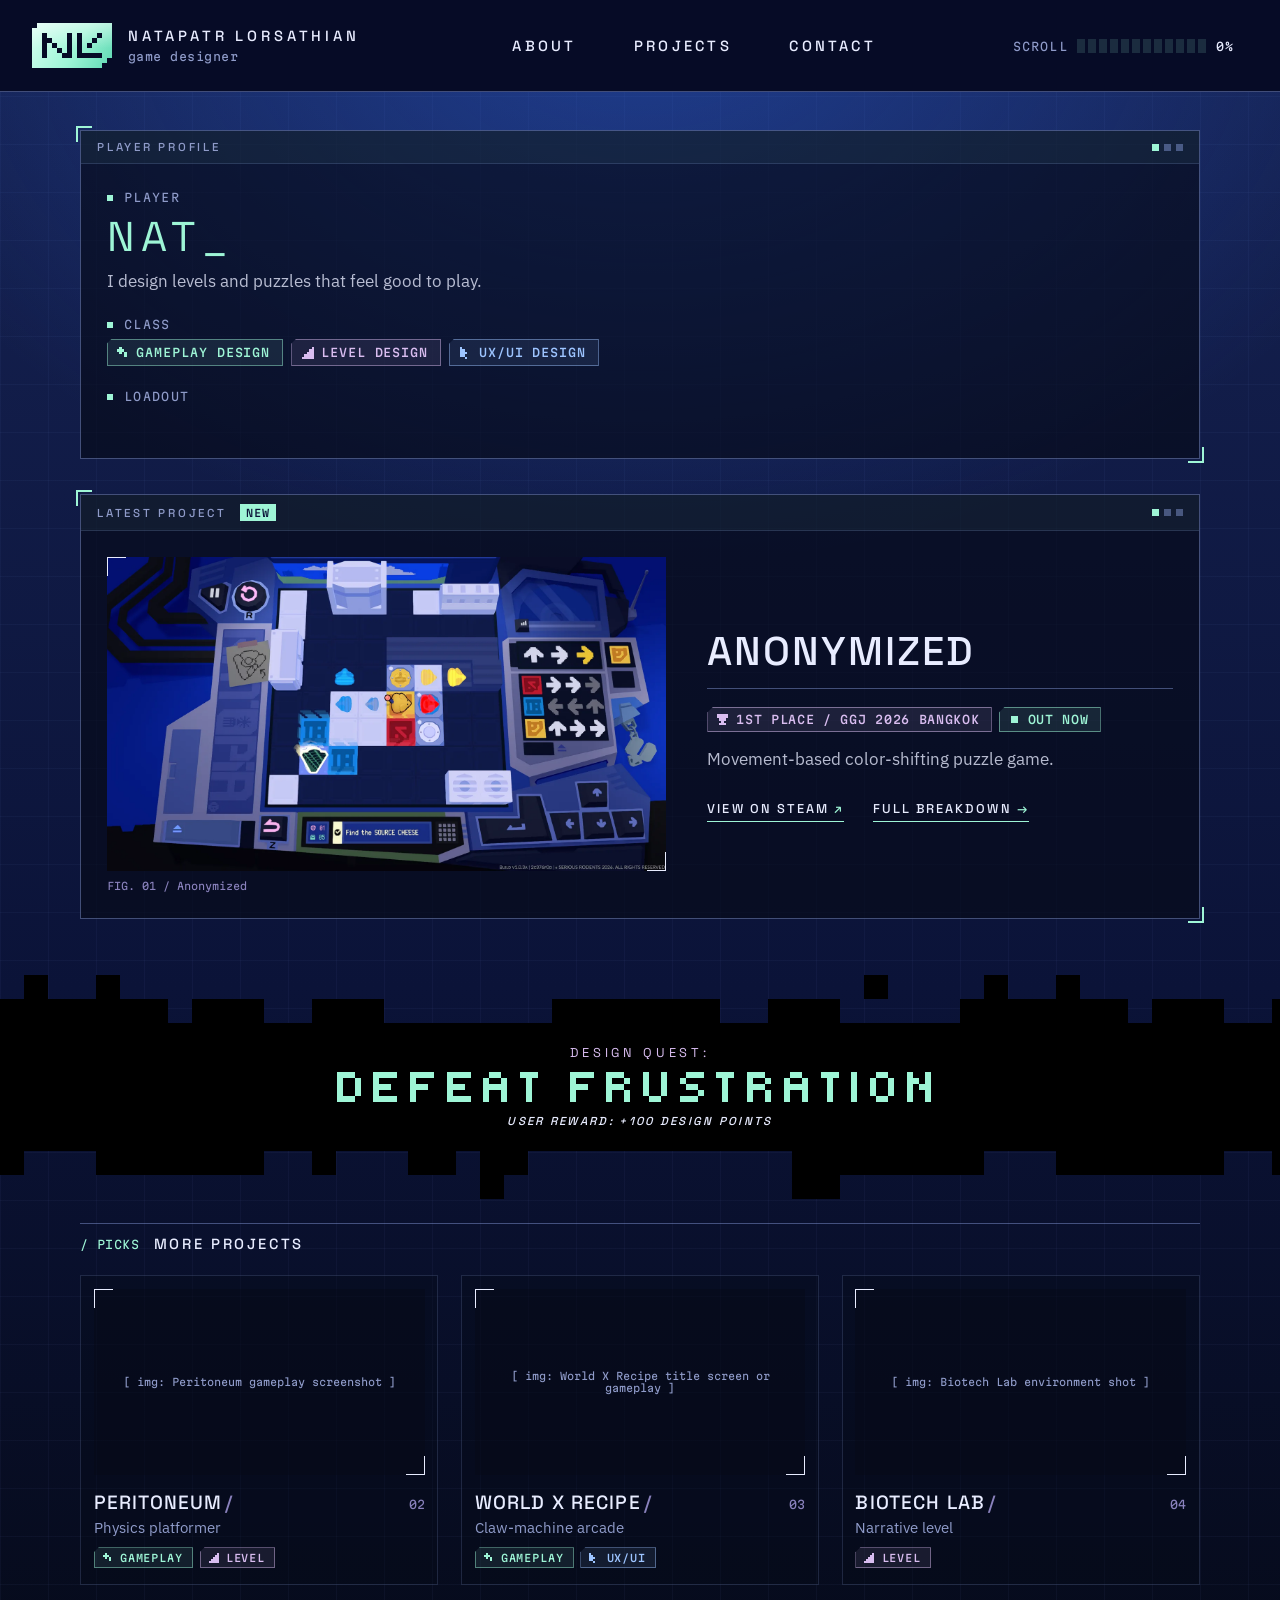
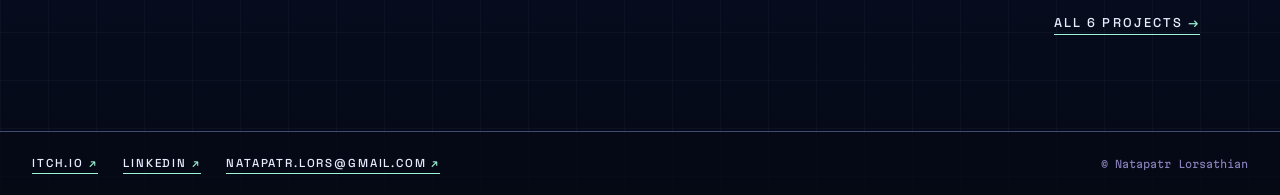
<file: index.html>
<!DOCTYPE html>
<html lang="en">
<head>
<meta charset="utf-8">
<meta name="viewport" content="width=device-width, initial-scale=1">
<title>Natapatr Lorsathian | Game Designer</title>
<meta name="description" content="Natapatr (Nat) Lorsathian - gameplay, level and UX/UI designer. Puzzle, platformer and level design work in Unity, Unreal and UEFN.">
<link rel="canonical" href="https://natapatrl.github.io/portfolio/">
<meta property="og:title" content="Natapatr Lorsathian | Game Designer">
<meta property="og:description" content="Natapatr (Nat) Lorsathian - gameplay, level and UX/UI designer. Puzzle, platformer and level design work in Unity, Unreal and UEFN.">
<meta property="og:type" content="website">
<meta property="og:url" content="https://natapatrl.github.io/portfolio/">
<link rel="icon" href="assets/favicon.svg" type="image/svg+xml">
<link rel="preconnect" href="https://fonts.googleapis.com">
<link rel="preconnect" href="https://fonts.gstatic.com" crossorigin>
<link rel="stylesheet" href="https://fonts.googleapis.com/css2?family=Space+Grotesk:wght@300..700&family=IBM+Plex+Sans:wght@400;500&family=Martian+Mono:wdth,wght@75..112.5,300..500&family=Tiny5&display=swap">
<link rel="stylesheet" href="assets/style.css">
<script>document.documentElement.classList.add("js")</script>
</head>
<body>
<a class="skip" href="#main">Skip to content</a>
<header class="site-header">
  <a class="brand" href="./" aria-label="Natapatr Lorsathian, home">
    <img class="brand-mark" src="assets/logo.svg" alt="" width="80" height="45">
    <span class="brand-text"><span class="brand-name">NATAPATR LORSATHIAN</span><span class="brand-role">game designer</span></span>
  </a>
  <nav class="site-nav" aria-label="Main"><a href="about/">ABOUT</a><a href="projects/">PROJECTS</a><a href="contact/">CONTACT</a></nav>
  <div class="read" aria-hidden="true"><span class="read-label">SCROLL</span><span class="read-cells"></span><span class="read-pct">0%</span></div>
</header>
<main id="main">

<section class="hero wrap">
  <div class="window " data-console><div class="window-bar"><span class="window-title">PLAYER PROFILE</span><span class="window-lights" aria-hidden="true"><i></i><i></i><i></i></span></div><div class="window-body">
      <p class="hud-label" aria-hidden="true"><span class="hud-text">PLAYER</span></p>
      <h1 class="hero-intro out">NAT<span class="sr-only">, game designer</span><span class="cursor" aria-hidden="true">_</span></h1>
      <p class="hero-bio out">I design levels and puzzles that feel good to play.</p>
      <p class="hud-label" aria-hidden="true"><span class="hud-text">CLASS</span></p>
      <div class="out class-chips"><ul class="chips" aria-label="Disciplines"><li><a class="chip chip-link t-gameplay" href="projects/#gameplay" aria-label="Gameplay Design projects"><svg viewBox="0 0 5 5" aria-hidden="true" shape-rendering="crispEdges"><rect x="1" y="0" width="1" height="1"/><rect x="0" y="1" width="1" height="1"/><rect x="1" y="1" width="1" height="1"/><rect x="2" y="1" width="1" height="1"/><rect x="1" y="2" width="1" height="1"/><rect x="3" y="2" width="1" height="1"/><rect x="3" y="3" width="1" height="1"/></svg>Gameplay Design</a></li><li><a class="chip chip-link t-level" href="projects/#level" aria-label="Level Design projects"><svg viewBox="0 0 5 5" aria-hidden="true" shape-rendering="crispEdges"><rect x="4" y="0" width="1" height="1"/><rect x="3" y="1" width="1" height="1"/><rect x="4" y="1" width="1" height="1"/><rect x="2" y="2" width="1" height="1"/><rect x="3" y="2" width="1" height="1"/><rect x="4" y="2" width="1" height="1"/><rect x="1" y="3" width="1" height="1"/><rect x="2" y="3" width="1" height="1"/><rect x="3" y="3" width="1" height="1"/><rect x="4" y="3" width="1" height="1"/><rect x="0" y="4" width="1" height="1"/><rect x="1" y="4" width="1" height="1"/><rect x="2" y="4" width="1" height="1"/><rect x="3" y="4" width="1" height="1"/><rect x="4" y="4" width="1" height="1"/></svg>Level Design</a></li><li><a class="chip chip-link t-ux" href="projects/#ux" aria-label="UX/UI Design projects"><svg viewBox="0 0 5 5" aria-hidden="true" shape-rendering="crispEdges"><rect x="0" y="0" width="1" height="1"/><rect x="0" y="1" width="1" height="1"/><rect x="1" y="1" width="1" height="1"/><rect x="0" y="2" width="1" height="1"/><rect x="1" y="2" width="1" height="1"/><rect x="2" y="2" width="1" height="1"/><rect x="0" y="3" width="1" height="1"/><rect x="1" y="3" width="1" height="1"/><rect x="2" y="4" width="1" height="1"/></svg>UX/UI Design</a></li></ul></div>
      <p class="hud-label" aria-hidden="true"><span class="hud-text">LOADOUT</span></p>
      <ul class="chips tools out" aria-label="Tools I work in"><li class="chip t-tool">Unity</li><li class="chip t-tool">Unreal</li><li class="chip t-tool">Figma</li></ul>
    </div></div>
</section>

<a class="scroll-cue" href="#quest" tabindex="-1" aria-hidden="true"><span>SCROLL</span><svg viewBox="0 0 5 3" shape-rendering="crispEdges"><rect x="0" y="0" width="1" height="1"/><rect x="4" y="0" width="1" height="1"/><rect x="1" y="1" width="1" height="1"/><rect x="3" y="1" width="1" height="1"/><rect x="2" y="2" width="1" height="1"/></svg></a>

<section class="wrap featured" id="latest" aria-label="Latest project">
  <div class="window "><div class="window-bar"><span class="window-title">LATEST PROJECT<span class="window-tag">NEW</span></span><span class="window-lights" aria-hidden="true"><i></i><i></i><i></i></span></div><div class="window-body">
    <div class="featured-grid">
      <a class="featured-media" href="projects/anonymized/" tabindex="-1" aria-hidden="true"><figure class="frame"><div class="ph has-media"><img src="assets/img/anonymized/trailer-poster.webp" alt="" width="1600" height="900" decoding="async"></div><figcaption>FIG. 01 / Anonymized</figcaption></figure></a>
      <div class="featured-body">
        <header class="doc-head featured-head"><h2 class="doc-title">Anonymized</h2></header>
        <div class="badges"><span class="badge b-award"><svg viewBox="0 0 5 5" aria-hidden="true" shape-rendering="crispEdges"><rect x="0" y="0" width="1" height="1"/><rect x="1" y="0" width="1" height="1"/><rect x="2" y="0" width="1" height="1"/><rect x="3" y="0" width="1" height="1"/><rect x="4" y="0" width="1" height="1"/><rect x="0" y="1" width="1" height="1"/><rect x="1" y="1" width="1" height="1"/><rect x="2" y="1" width="1" height="1"/><rect x="3" y="1" width="1" height="1"/><rect x="4" y="1" width="1" height="1"/><rect x="1" y="2" width="1" height="1"/><rect x="2" y="2" width="1" height="1"/><rect x="3" y="2" width="1" height="1"/><rect x="2" y="3" width="1" height="1"/><rect x="1" y="4" width="1" height="1"/><rect x="2" y="4" width="1" height="1"/><rect x="3" y="4" width="1" height="1"/></svg>1st place / GGJ 2026 Bangkok</span><span class="badge b-status"><svg viewBox="0 0 5 5" aria-hidden="true" shape-rendering="crispEdges"><rect x="1" y="1" width="1" height="1"/><rect x="2" y="1" width="1" height="1"/><rect x="3" y="1" width="1" height="1"/><rect x="1" y="2" width="1" height="1"/><rect x="2" y="2" width="1" height="1"/><rect x="3" y="2" width="1" height="1"/><rect x="1" y="3" width="1" height="1"/><rect x="2" y="3" width="1" height="1"/><rect x="3" y="3" width="1" height="1"/></svg>Out now</span></div>
        <p class="feat-tag">Movement-based color-shifting puzzle game.</p>
        <div class="links"><a class="link" href="https://store.steampowered.com/app/4548240/Anonymized/" target="_blank" rel="noopener">View on Steam<span class="sr-only"> (opens in new tab)</span></a><a class="link internal" href="projects/anonymized/">Full breakdown</a></div>
      </div>
    </div>
    </div></div>
</section>

<section class="quest" id="quest" aria-label="Design quest" data-rip>
  <span class="quest-seam" aria-hidden="true"></span>
  <div class="quest-band">
    <p class="quest-label">DESIGN QUEST:</p>
    <p class="quest-title">DEFEAT FRUSTRATION</p>
    <p class="quest-reward">USER REWARD: +100 DESIGN POINTS</p>
  </div>
</section>

<section class="wrap more" aria-labelledby="more-title">
  <h2 class="sec" id="more-title"><span class="sec-no" aria-hidden="true">/ PICKS</span>More projects</h2>
  <div class="cards">
  <a class="card" href="projects/peritoneum/">
    <figure class="frame " aria-hidden="true"><div class="ph" style="aspect-ratio:16/9"><span>[ img: Peritoneum gameplay screenshot ]</span></div></figure>
    <span class="card-head"><span class="m-title">Peritoneum<span class="slash" aria-hidden="true">/</span></span><span class="card-id" aria-hidden="true">02</span></span>
    <span class="m-genre">Physics platformer</span><span class="chips"><span class="chip t-gameplay"><svg viewBox="0 0 5 5" aria-hidden="true" shape-rendering="crispEdges"><rect x="1" y="0" width="1" height="1"/><rect x="0" y="1" width="1" height="1"/><rect x="1" y="1" width="1" height="1"/><rect x="2" y="1" width="1" height="1"/><rect x="1" y="2" width="1" height="1"/><rect x="3" y="2" width="1" height="1"/><rect x="3" y="3" width="1" height="1"/></svg>Gameplay</span><span class="chip t-level"><svg viewBox="0 0 5 5" aria-hidden="true" shape-rendering="crispEdges"><rect x="4" y="0" width="1" height="1"/><rect x="3" y="1" width="1" height="1"/><rect x="4" y="1" width="1" height="1"/><rect x="2" y="2" width="1" height="1"/><rect x="3" y="2" width="1" height="1"/><rect x="4" y="2" width="1" height="1"/><rect x="1" y="3" width="1" height="1"/><rect x="2" y="3" width="1" height="1"/><rect x="3" y="3" width="1" height="1"/><rect x="4" y="3" width="1" height="1"/><rect x="0" y="4" width="1" height="1"/><rect x="1" y="4" width="1" height="1"/><rect x="2" y="4" width="1" height="1"/><rect x="3" y="4" width="1" height="1"/><rect x="4" y="4" width="1" height="1"/></svg>Level</span></span>
  </a>
  <a class="card" href="projects/world-x-recipe/">
    <figure class="frame " aria-hidden="true"><div class="ph" style="aspect-ratio:16/9"><span>[ img: World X Recipe title screen or gameplay ]</span></div></figure>
    <span class="card-head"><span class="m-title">World X Recipe<span class="slash" aria-hidden="true">/</span></span><span class="card-id" aria-hidden="true">03</span></span>
    <span class="m-genre">Claw-machine arcade</span><span class="chips"><span class="chip t-gameplay"><svg viewBox="0 0 5 5" aria-hidden="true" shape-rendering="crispEdges"><rect x="1" y="0" width="1" height="1"/><rect x="0" y="1" width="1" height="1"/><rect x="1" y="1" width="1" height="1"/><rect x="2" y="1" width="1" height="1"/><rect x="1" y="2" width="1" height="1"/><rect x="3" y="2" width="1" height="1"/><rect x="3" y="3" width="1" height="1"/></svg>Gameplay</span><span class="chip t-ux"><svg viewBox="0 0 5 5" aria-hidden="true" shape-rendering="crispEdges"><rect x="0" y="0" width="1" height="1"/><rect x="0" y="1" width="1" height="1"/><rect x="1" y="1" width="1" height="1"/><rect x="0" y="2" width="1" height="1"/><rect x="1" y="2" width="1" height="1"/><rect x="2" y="2" width="1" height="1"/><rect x="0" y="3" width="1" height="1"/><rect x="1" y="3" width="1" height="1"/><rect x="2" y="4" width="1" height="1"/></svg>UX/UI</span></span>
  </a>
  <a class="card" href="projects/biotech-lab/">
    <figure class="frame " aria-hidden="true"><div class="ph" style="aspect-ratio:16/9"><span>[ img: Biotech Lab environment shot ]</span></div></figure>
    <span class="card-head"><span class="m-title">Biotech Lab<span class="slash" aria-hidden="true">/</span></span><span class="card-id" aria-hidden="true">04</span></span>
    <span class="m-genre">Narrative level</span><span class="chips"><span class="chip t-level"><svg viewBox="0 0 5 5" aria-hidden="true" shape-rendering="crispEdges"><rect x="4" y="0" width="1" height="1"/><rect x="3" y="1" width="1" height="1"/><rect x="4" y="1" width="1" height="1"/><rect x="2" y="2" width="1" height="1"/><rect x="3" y="2" width="1" height="1"/><rect x="4" y="2" width="1" height="1"/><rect x="1" y="3" width="1" height="1"/><rect x="2" y="3" width="1" height="1"/><rect x="3" y="3" width="1" height="1"/><rect x="4" y="3" width="1" height="1"/><rect x="0" y="4" width="1" height="1"/><rect x="1" y="4" width="1" height="1"/><rect x="2" y="4" width="1" height="1"/><rect x="3" y="4" width="1" height="1"/><rect x="4" y="4" width="1" height="1"/></svg>Level</span></span>
  </a>
</div>
  <div class="links more-all"><a class="link internal" href="projects/">All 6 projects</a></div>
</section>

</main>
<footer class="site-footer">
  <div class="footer-links">
    <a class="link" href="https://twonah.itch.io/" target="_blank" rel="noopener">itch.io<span class="sr-only"> (opens in new tab)</span></a>
    <a class="link" href="https://www.linkedin.com/in/natapatrl" target="_blank" rel="noopener">LinkedIn<span class="sr-only"> (opens in new tab)</span></a>
    <a class="js-email link" data-u="natapatr.lors" data-d="gmail.com" href="contact/">natapatr.lors [at] gmail [dot] com</a>
  </div>
  <p class="footer-note">&copy; Natapatr Lorsathian</p>
</footer>
<script src="assets/site.js"></script>
</body>
</html>
</file>
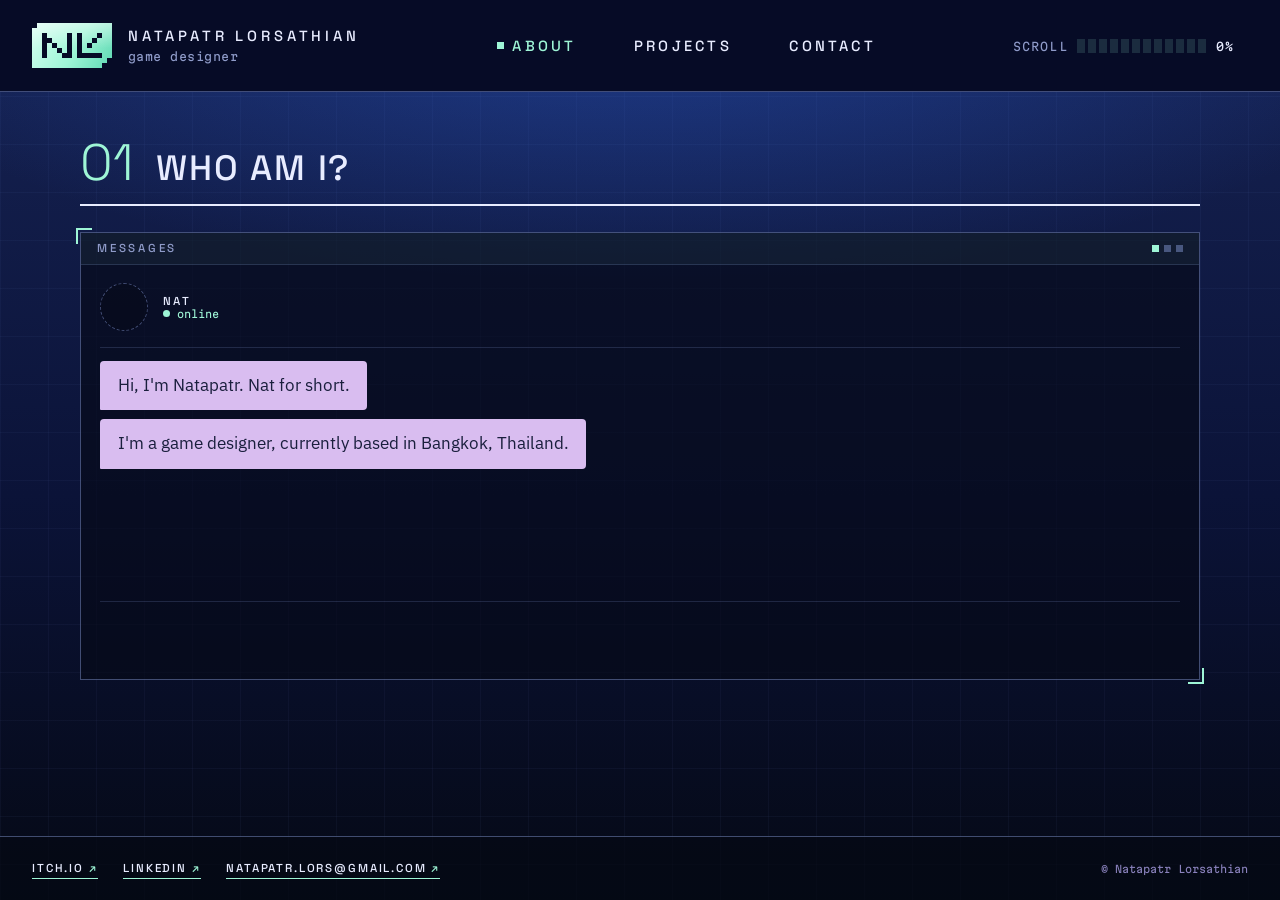
<file: about/index.html>
<!DOCTYPE html>
<html lang="en">
<head>
<meta charset="utf-8">
<meta name="viewport" content="width=device-width, initial-scale=1">
<title>About | Natapatr Lorsathian</title>
<meta name="description" content="About Nat - a versatile game designer who enjoys UI/UX and level design the most.">
<link rel="canonical" href="https://natapatrl.github.io/portfolio/about/">
<meta property="og:title" content="About | Natapatr Lorsathian">
<meta property="og:description" content="About Nat - a versatile game designer who enjoys UI/UX and level design the most.">
<meta property="og:type" content="website">
<meta property="og:url" content="https://natapatrl.github.io/portfolio/about/">
<link rel="icon" href="../assets/favicon.svg" type="image/svg+xml">
<link rel="preconnect" href="https://fonts.googleapis.com">
<link rel="preconnect" href="https://fonts.gstatic.com" crossorigin>
<link rel="stylesheet" href="https://fonts.googleapis.com/css2?family=Space+Grotesk:wght@300..700&family=IBM+Plex+Sans:wght@400;500&family=Martian+Mono:wdth,wght@75..112.5,300..500&family=Tiny5&display=swap">
<link rel="stylesheet" href="../assets/style.css">
<script>document.documentElement.classList.add("js")</script>
</head>
<body>
<a class="skip" href="#main">Skip to content</a>
<header class="site-header">
  <a class="brand" href="../" aria-label="Natapatr Lorsathian, home">
    <img class="brand-mark" src="../assets/logo.svg" alt="" width="80" height="45">
    <span class="brand-text"><span class="brand-name">NATAPATR LORSATHIAN</span><span class="brand-role">game designer</span></span>
  </a>
  <nav class="site-nav" aria-label="Main"><a href="../about/" class="active" aria-current="page">ABOUT</a><a href="../projects/">PROJECTS</a><a href="../contact/">CONTACT</a></nav>
  <div class="read" aria-hidden="true"><span class="read-label">SCROLL</span><span class="read-cells"></span><span class="read-pct">0%</span></div>
</header>
<main id="main">

<section class="wrap section-page">
  <header class="doc-head compact"><span class="doc-no" aria-hidden="true">01</span><h1 class="doc-title">WHO AM I?</h1></header>
  <div class="window chat-window"><div class="window-bar"><span class="window-title">MESSAGES</span><span class="window-lights" aria-hidden="true"><i></i><i></i><i></i></span></div>
  <div class="chat" data-chat>
    <div class="chat-head">
      <figure class="frame avatar"><div class="ph" style="aspect-ratio:1/1" role="img" aria-label="Image coming soon: avatar"><span>[ img: avatar ]</span></div></figure>
      <div><p class="chat-name">Nat</p><p class="chat-status">online</p></div>
    </div>
    <div class="chat-log" aria-live="polite"><div class="bubble them"><p>Hi, I&#x27;m Natapatr. Nat for short.</p></div><div class="bubble them"><p>I&#x27;m a game designer, currently based in Bangkok, Thailand.</p></div><div class="bubble them"><p>Level design and UX/UI are my favorites.</p></div><div class="bubble me"><p>How did you get into game design?</p></div><div class="bubble them"><p>Frustration, mostly. At a lot of everyday things, games included.</p></div><div class="bubble them"><p>One mobile game I used to play changed its UI and font 3 times in a month. I had to relearn it every time, and misclicks cost me matches.</p></div><div class="bubble them"><p>Others reworked characters into something more basic, and the charm was gone.</p></div><div class="bubble them"><p>That&#x27;s what made me want to start designing.</p></div><div class="bubble me"><p>So what would you do?</p></div><div class="bubble them"><p>Keep the skill ceiling, lower the floor. Usually that means less for the player to remember and process at once.</p></div><div class="bubble them"><p>And don&#x27;t make players relearn what they already know. Changes get built around the old layout, like button placements and keybinds.</p></div><div class="bubble me"><p>How do you approach design?</p></div><div class="bubble them"><p>I break things down to the fundamentals first: why they work, and where they fail.</p></div><div class="bubble them"><p>Then I look at it from a completely different angle, like a player&#x27;s instead of a designer&#x27;s. Same song, different instrument.</p></div><div class="bubble me"><p>How do you decide what goes in?</p></div><div class="bubble them"><p>It has to serve the game&#x27;s design pillars. If it can&#x27;t, it usually doesn&#x27;t make the cut, unless it&#x27;s a big QOL win.</p></div><div class="bubble me"><p>Challenge vs frustration?</p></div><div class="bubble them"><p>When it&#x27;s overly repetitive, but mostly when effort goes unrewarded. Every action should get a reaction.</p></div><div class="bubble them"><p>That&#x27;s why I&#x27;d rather add levels that teach each step than hold the player&#x27;s hand. Figuring it out yourself is the reward.</p></div><div class="bubble me"><p>Working on anything now?</p></div><div class="bubble them link-msg"><a href="../projects/anonymized/"><span class="lm-text">Check out my latest work here</span><span class="lm-url">natapatrl.github.io/portfolio/projects/anonymized</span></a></div><div class="bubble me"><p>Are you open to work?</p></div><div class="bubble them"><p>I&#x27;m open to all arrangements, whether that&#x27;s remote, on-site or relocating.</p></div><div class="bubble them link-msg"><a href="../contact/"><span class="lm-text">Feel free to reach out here</span><span class="lm-url">natapatrl.github.io/portfolio/contact</span></a></div></div>
    <div class="chat-options" role="group" aria-label="Reply options"><a class="chat-opt final" href="../projects/">View my projects</a></div>
  </div></div>
  <script type="application/json" id="chat-data">{"intro": ["Hi, I'm Natapatr. Nat for short.", "I'm a game designer, currently based in Bangkok, Thailand.", "Level design and UX/UI are my favorites."], "topics": [{"id": "start", "q": "How did you get into game design?", "a": ["Frustration, mostly. At a lot of everyday things, games included.", "One mobile game I used to play changed its UI and font 3 times in a month. I had to relearn it every time, and misclicks cost me matches.", "Others reworked characters into something more basic, and the charm was gone.", "That's what made me want to start designing."]}, {"id": "instead", "after": "start", "q": "So what would you do?", "a": ["Keep the skill ceiling, lower the floor. Usually that means less for the player to remember and process at once.", "And don't make players relearn what they already know. Changes get built around the old layout, like button placements and keybinds."]}, {"id": "approach", "q": "How do you approach design?", "a": ["I break things down to the fundamentals first: why they work, and where they fail.", "Then I look at it from a completely different angle, like a player's instead of a designer's. Same song, different instrument."]}, {"id": "pillars", "after": "approach", "q": "How do you decide what goes in?", "a": ["It has to serve the game's design pillars. If it can't, it usually doesn't make the cut, unless it's a big QOL win."]}, {"id": "frustration", "q": "Challenge vs frustration?", "a": ["When it's overly repetitive, but mostly when effort goes unrewarded. Every action should get a reaction.", "That's why I'd rather add levels that teach each step than hold the player's hand. Figuring it out yourself is the reward."]}, {"id": "now", "q": "Working on anything now?", "a": [{"link": "Check out my latest work here", "href": "../projects/anonymized/", "url": "natapatrl.github.io/portfolio/projects/anonymized"}]}, {"id": "hire", "q": "Are you open to work?", "a": ["I'm open to all arrangements, whether that's remote, on-site or relocating.", {"link": "Feel free to reach out here", "href": "../contact/", "url": "natapatrl.github.io/portfolio/contact"}]}], "final": "View my projects", "finalHref": "../projects/"}</script>
</section>

</main>
<footer class="site-footer">
  <div class="footer-links">
    <a class="link" href="https://twonah.itch.io/" target="_blank" rel="noopener">itch.io<span class="sr-only"> (opens in new tab)</span></a>
    <a class="link" href="https://www.linkedin.com/in/natapatrl" target="_blank" rel="noopener">LinkedIn<span class="sr-only"> (opens in new tab)</span></a>
    <a class="js-email link" data-u="natapatr.lors" data-d="gmail.com" href="../contact/">natapatr.lors [at] gmail [dot] com</a>
  </div>
  <p class="footer-note">&copy; Natapatr Lorsathian</p>
</footer>
<script src="../assets/site.js"></script>
</body>
</html>
</file>
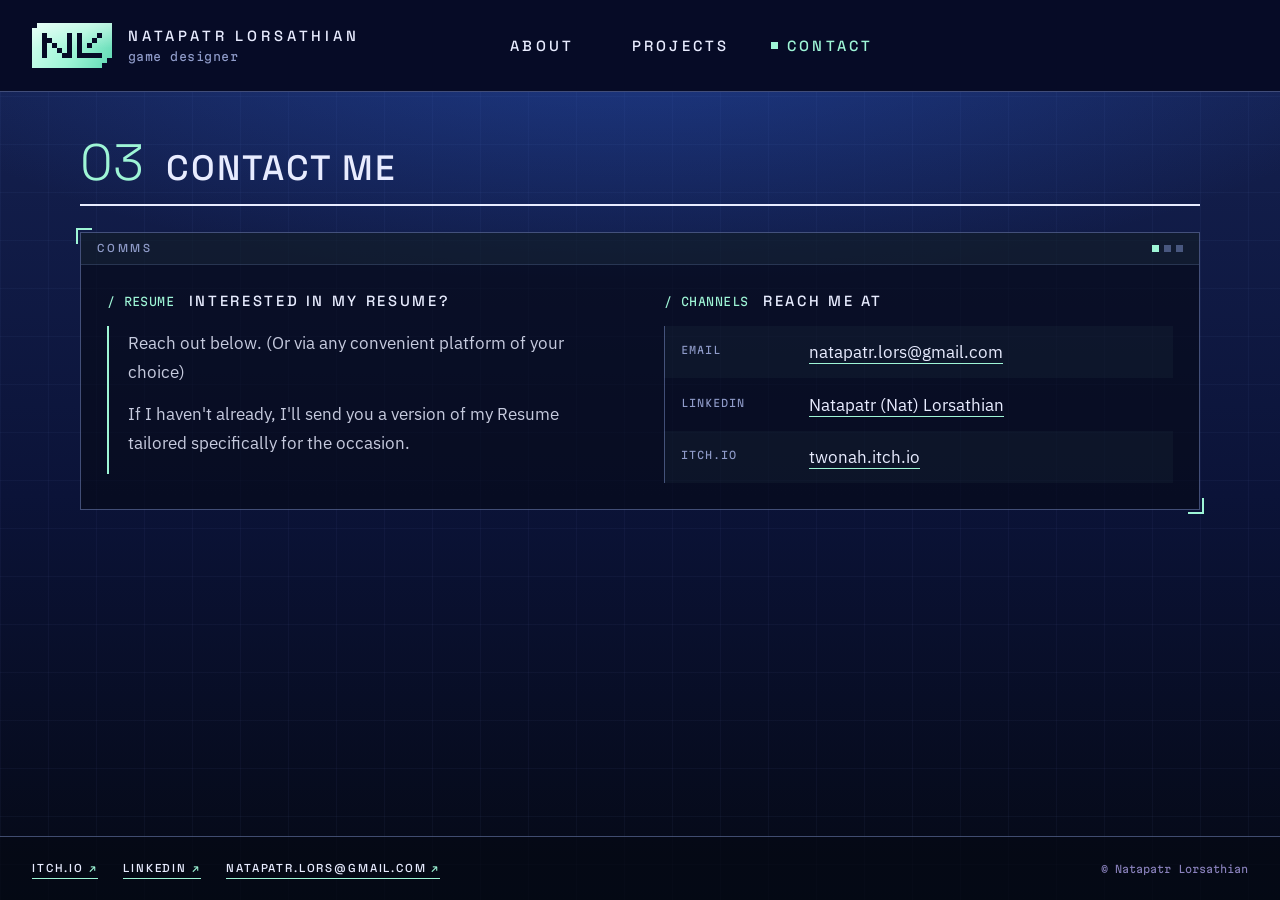
<file: contact/index.html>
<!DOCTYPE html>
<html lang="en">
<head>
<meta charset="utf-8">
<meta name="viewport" content="width=device-width, initial-scale=1">
<title>Contact | Natapatr Lorsathian</title>
<meta name="description" content="Contact Nat for game design roles and a tailored resume.">
<link rel="canonical" href="https://natapatrl.github.io/portfolio/contact/">
<meta property="og:title" content="Contact | Natapatr Lorsathian">
<meta property="og:description" content="Contact Nat for game design roles and a tailored resume.">
<meta property="og:type" content="website">
<meta property="og:url" content="https://natapatrl.github.io/portfolio/contact/">
<link rel="icon" href="../assets/favicon.svg" type="image/svg+xml">
<link rel="preconnect" href="https://fonts.googleapis.com">
<link rel="preconnect" href="https://fonts.gstatic.com" crossorigin>
<link rel="stylesheet" href="https://fonts.googleapis.com/css2?family=Space+Grotesk:wght@300..700&family=IBM+Plex+Sans:wght@400;500&family=Martian+Mono:wdth,wght@75..112.5,300..500&family=Tiny5&display=swap">
<link rel="stylesheet" href="../assets/style.css">
<script>document.documentElement.classList.add("js")</script>
</head>
<body>
<a class="skip" href="#main">Skip to content</a>
<header class="site-header">
  <a class="brand" href="../" aria-label="Natapatr Lorsathian, home">
    <img class="brand-mark" src="../assets/logo.svg" alt="" width="80" height="45">
    <span class="brand-text"><span class="brand-name">NATAPATR LORSATHIAN</span><span class="brand-role">game designer</span></span>
  </a>
  <nav class="site-nav" aria-label="Main"><a href="../about/">ABOUT</a><a href="../projects/">PROJECTS</a><a href="../contact/" class="active" aria-current="page">CONTACT</a></nav>
  <div class="read" aria-hidden="true"><span class="read-label">SCROLL</span><span class="read-cells"></span><span class="read-pct">0%</span></div>
</header>
<main id="main">

<section class="wrap section-page">
  <header class="doc-head compact"><span class="doc-no" aria-hidden="true">03</span><h1 class="doc-title">Contact me</h1></header>
  <div class="window contact-window"><div class="window-bar"><span class="window-title">COMMS</span><span class="window-lights" aria-hidden="true"><i></i><i></i><i></i></span></div><div class="window-body">
    <div class="contact-grid"><div>
    <h2 class="sec"><span class="sec-no" aria-hidden="true">/ RESUME</span>INTERESTED IN MY RESUME?</h2>
    <div class="note prose"><p>Reach out below. (Or via any convenient platform of your choice)</p><p>If I haven&#x27;t already, I&#x27;ll send you a version of my Resume tailored specifically for the occasion.</p></div>
    </div><div>
    <h2 class="sec"><span class="sec-no" aria-hidden="true">/ CHANNELS</span>Reach me at</h2>
    <dl class="readout contact">
      <div class="row"><dt>Email</dt><dd><a class="js-email " data-u="natapatr.lors" data-d="gmail.com" href="../contact/">natapatr.lors [at] gmail [dot] com</a></dd></div>
      <div class="row"><dt>LinkedIn</dt><dd><a class="" href="https://www.linkedin.com/in/natapatrl" target="_blank" rel="noopener">Natapatr (Nat) Lorsathian<span class="sr-only"> (opens in new tab)</span></a></dd></div>
      <div class="row"><dt>itch.io</dt><dd><a class="" href="https://twonah.itch.io/" target="_blank" rel="noopener">twonah.itch.io<span class="sr-only"> (opens in new tab)</span></a></dd></div>
    </dl>
    </div></div>
    </div></div>
</section>

</main>
<footer class="site-footer">
  <div class="footer-links">
    <a class="link" href="https://twonah.itch.io/" target="_blank" rel="noopener">itch.io<span class="sr-only"> (opens in new tab)</span></a>
    <a class="link" href="https://www.linkedin.com/in/natapatrl" target="_blank" rel="noopener">LinkedIn<span class="sr-only"> (opens in new tab)</span></a>
    <a class="js-email link" data-u="natapatr.lors" data-d="gmail.com" href="../contact/">natapatr.lors [at] gmail [dot] com</a>
  </div>
  <p class="footer-note">&copy; Natapatr Lorsathian</p>
</footer>
<script src="../assets/site.js"></script>
</body>
</html>
</file>
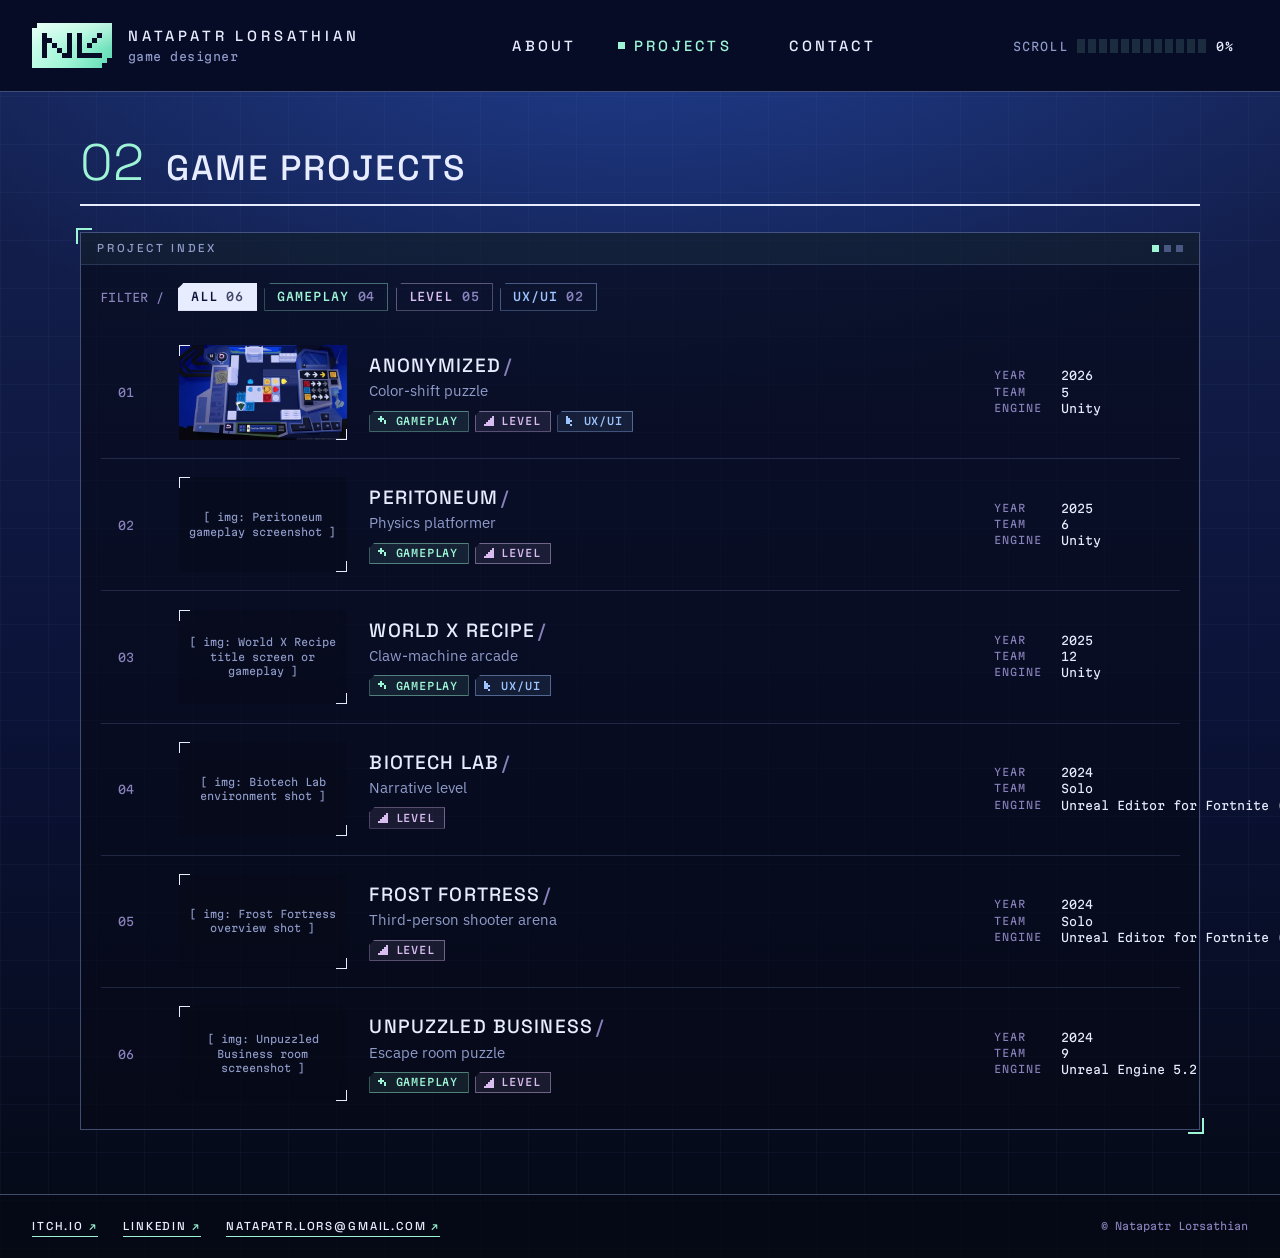
<file: projects/index.html>
<!DOCTYPE html>
<html lang="en">
<head>
<meta charset="utf-8">
<meta name="viewport" content="width=device-width, initial-scale=1">
<title>Projects | Natapatr Lorsathian</title>
<meta name="description" content="Game design projects by Natapatr (Nat) Lorsathian.">
<link rel="canonical" href="https://natapatrl.github.io/portfolio/projects/">
<meta property="og:title" content="Projects | Natapatr Lorsathian">
<meta property="og:description" content="Game design projects by Natapatr (Nat) Lorsathian.">
<meta property="og:type" content="website">
<meta property="og:url" content="https://natapatrl.github.io/portfolio/projects/">
<link rel="icon" href="../assets/favicon.svg" type="image/svg+xml">
<link rel="preconnect" href="https://fonts.googleapis.com">
<link rel="preconnect" href="https://fonts.gstatic.com" crossorigin>
<link rel="stylesheet" href="https://fonts.googleapis.com/css2?family=Space+Grotesk:wght@300..700&family=IBM+Plex+Sans:wght@400;500&family=Martian+Mono:wdth,wght@75..112.5,300..500&family=Tiny5&display=swap">
<link rel="stylesheet" href="../assets/style.css">
<script>document.documentElement.classList.add("js")</script>
</head>
<body>
<a class="skip" href="#main">Skip to content</a>
<header class="site-header">
  <a class="brand" href="../" aria-label="Natapatr Lorsathian, home">
    <img class="brand-mark" src="../assets/logo.svg" alt="" width="80" height="45">
    <span class="brand-text"><span class="brand-name">NATAPATR LORSATHIAN</span><span class="brand-role">game designer</span></span>
  </a>
  <nav class="site-nav" aria-label="Main"><a href="../about/">ABOUT</a><a href="../projects/" class="active" aria-current="page">PROJECTS</a><a href="../contact/">CONTACT</a></nav>
  <div class="read" aria-hidden="true"><span class="read-label">SCROLL</span><span class="read-cells"></span><span class="read-pct">0%</span></div>
</header>
<main id="main">

<section class="wrap">
  <header class="doc-head compact"><span class="doc-no" aria-hidden="true">02</span><h1 class="doc-title">Game projects</h1></header>
  <div class="window list-window"><div class="window-bar"><span class="window-title">PROJECT INDEX</span><span class="window-lights" aria-hidden="true"><i></i><i></i><i></i></span></div><div class="window-body"><div class="filters" role="group" aria-label="Filter projects by discipline"><span class="filters-label" aria-hidden="true">FILTER /</span><button type="button" class="filter" data-filter="all" aria-pressed="true">All<span class="count">06</span></button><button type="button" class="filter t-gameplay" data-filter="t-gameplay" aria-pressed="false">Gameplay<span class="count">04</span></button><button type="button" class="filter t-level" data-filter="t-level" aria-pressed="false">Level<span class="count">05</span></button><button type="button" class="filter t-ux" data-filter="t-ux" aria-pressed="false">UX/UI<span class="count">02</span></button><span class="filter-status" aria-live="polite"></span></div><nav class="missions" aria-label="Projects">
  <a class="mission" href="../projects/anonymized/" data-tags="t-gameplay t-level t-ux">
    <span class="m-id" aria-hidden="true">01</span>
    <span class="m-thumb"><figure class="frame" aria-hidden="true"><div class="ph has-media"><img src="../assets/img/anonymized/trailer-poster-sm.webp" alt="" width="480" height="270" loading="lazy" decoding="async"></div></figure></span>
    <span class="m-name"><span class="m-title">Anonymized<span class="slash" aria-hidden="true">/</span></span><span class="m-genre">Color-shift puzzle</span><span class="chips"><span class="chip t-gameplay"><svg viewBox="0 0 5 5" aria-hidden="true" shape-rendering="crispEdges"><rect x="1" y="0" width="1" height="1"/><rect x="0" y="1" width="1" height="1"/><rect x="1" y="1" width="1" height="1"/><rect x="2" y="1" width="1" height="1"/><rect x="1" y="2" width="1" height="1"/><rect x="3" y="2" width="1" height="1"/><rect x="3" y="3" width="1" height="1"/></svg>Gameplay</span><span class="chip t-level"><svg viewBox="0 0 5 5" aria-hidden="true" shape-rendering="crispEdges"><rect x="4" y="0" width="1" height="1"/><rect x="3" y="1" width="1" height="1"/><rect x="4" y="1" width="1" height="1"/><rect x="2" y="2" width="1" height="1"/><rect x="3" y="2" width="1" height="1"/><rect x="4" y="2" width="1" height="1"/><rect x="1" y="3" width="1" height="1"/><rect x="2" y="3" width="1" height="1"/><rect x="3" y="3" width="1" height="1"/><rect x="4" y="3" width="1" height="1"/><rect x="0" y="4" width="1" height="1"/><rect x="1" y="4" width="1" height="1"/><rect x="2" y="4" width="1" height="1"/><rect x="3" y="4" width="1" height="1"/><rect x="4" y="4" width="1" height="1"/></svg>Level</span><span class="chip t-ux"><svg viewBox="0 0 5 5" aria-hidden="true" shape-rendering="crispEdges"><rect x="0" y="0" width="1" height="1"/><rect x="0" y="1" width="1" height="1"/><rect x="1" y="1" width="1" height="1"/><rect x="0" y="2" width="1" height="1"/><rect x="1" y="2" width="1" height="1"/><rect x="2" y="2" width="1" height="1"/><rect x="0" y="3" width="1" height="1"/><rect x="1" y="3" width="1" height="1"/><rect x="2" y="4" width="1" height="1"/></svg>UX/UI</span></span></span>
    <span class="m-spec"><span><b>YEAR</b>2026</span><span><b>TEAM</b>5</span><span><b>ENGINE</b>Unity</span></span>
  </a>
  <a class="mission" href="../projects/peritoneum/" data-tags="t-gameplay t-level">
    <span class="m-id" aria-hidden="true">02</span>
    <span class="m-thumb"><figure class="frame " aria-hidden="true"><div class="ph" style="aspect-ratio:16/9"><span>[ img: Peritoneum gameplay screenshot ]</span></div></figure></span>
    <span class="m-name"><span class="m-title">Peritoneum<span class="slash" aria-hidden="true">/</span></span><span class="m-genre">Physics platformer</span><span class="chips"><span class="chip t-gameplay"><svg viewBox="0 0 5 5" aria-hidden="true" shape-rendering="crispEdges"><rect x="1" y="0" width="1" height="1"/><rect x="0" y="1" width="1" height="1"/><rect x="1" y="1" width="1" height="1"/><rect x="2" y="1" width="1" height="1"/><rect x="1" y="2" width="1" height="1"/><rect x="3" y="2" width="1" height="1"/><rect x="3" y="3" width="1" height="1"/></svg>Gameplay</span><span class="chip t-level"><svg viewBox="0 0 5 5" aria-hidden="true" shape-rendering="crispEdges"><rect x="4" y="0" width="1" height="1"/><rect x="3" y="1" width="1" height="1"/><rect x="4" y="1" width="1" height="1"/><rect x="2" y="2" width="1" height="1"/><rect x="3" y="2" width="1" height="1"/><rect x="4" y="2" width="1" height="1"/><rect x="1" y="3" width="1" height="1"/><rect x="2" y="3" width="1" height="1"/><rect x="3" y="3" width="1" height="1"/><rect x="4" y="3" width="1" height="1"/><rect x="0" y="4" width="1" height="1"/><rect x="1" y="4" width="1" height="1"/><rect x="2" y="4" width="1" height="1"/><rect x="3" y="4" width="1" height="1"/><rect x="4" y="4" width="1" height="1"/></svg>Level</span></span></span>
    <span class="m-spec"><span><b>YEAR</b>2025</span><span><b>TEAM</b>6</span><span><b>ENGINE</b>Unity</span></span>
  </a>
  <a class="mission" href="../projects/world-x-recipe/" data-tags="t-gameplay t-ux">
    <span class="m-id" aria-hidden="true">03</span>
    <span class="m-thumb"><figure class="frame " aria-hidden="true"><div class="ph" style="aspect-ratio:16/9"><span>[ img: World X Recipe title screen or gameplay ]</span></div></figure></span>
    <span class="m-name"><span class="m-title">World X Recipe<span class="slash" aria-hidden="true">/</span></span><span class="m-genre">Claw-machine arcade</span><span class="chips"><span class="chip t-gameplay"><svg viewBox="0 0 5 5" aria-hidden="true" shape-rendering="crispEdges"><rect x="1" y="0" width="1" height="1"/><rect x="0" y="1" width="1" height="1"/><rect x="1" y="1" width="1" height="1"/><rect x="2" y="1" width="1" height="1"/><rect x="1" y="2" width="1" height="1"/><rect x="3" y="2" width="1" height="1"/><rect x="3" y="3" width="1" height="1"/></svg>Gameplay</span><span class="chip t-ux"><svg viewBox="0 0 5 5" aria-hidden="true" shape-rendering="crispEdges"><rect x="0" y="0" width="1" height="1"/><rect x="0" y="1" width="1" height="1"/><rect x="1" y="1" width="1" height="1"/><rect x="0" y="2" width="1" height="1"/><rect x="1" y="2" width="1" height="1"/><rect x="2" y="2" width="1" height="1"/><rect x="0" y="3" width="1" height="1"/><rect x="1" y="3" width="1" height="1"/><rect x="2" y="4" width="1" height="1"/></svg>UX/UI</span></span></span>
    <span class="m-spec"><span><b>YEAR</b>2025</span><span><b>TEAM</b>12</span><span><b>ENGINE</b>Unity</span></span>
  </a>
  <a class="mission" href="../projects/biotech-lab/" data-tags="t-level">
    <span class="m-id" aria-hidden="true">04</span>
    <span class="m-thumb"><figure class="frame " aria-hidden="true"><div class="ph" style="aspect-ratio:16/9"><span>[ img: Biotech Lab environment shot ]</span></div></figure></span>
    <span class="m-name"><span class="m-title">Biotech Lab<span class="slash" aria-hidden="true">/</span></span><span class="m-genre">Narrative level</span><span class="chips"><span class="chip t-level"><svg viewBox="0 0 5 5" aria-hidden="true" shape-rendering="crispEdges"><rect x="4" y="0" width="1" height="1"/><rect x="3" y="1" width="1" height="1"/><rect x="4" y="1" width="1" height="1"/><rect x="2" y="2" width="1" height="1"/><rect x="3" y="2" width="1" height="1"/><rect x="4" y="2" width="1" height="1"/><rect x="1" y="3" width="1" height="1"/><rect x="2" y="3" width="1" height="1"/><rect x="3" y="3" width="1" height="1"/><rect x="4" y="3" width="1" height="1"/><rect x="0" y="4" width="1" height="1"/><rect x="1" y="4" width="1" height="1"/><rect x="2" y="4" width="1" height="1"/><rect x="3" y="4" width="1" height="1"/><rect x="4" y="4" width="1" height="1"/></svg>Level</span></span></span>
    <span class="m-spec"><span><b>YEAR</b>2024</span><span><b>TEAM</b>Solo</span><span><b>ENGINE</b>Unreal Editor for Fortnite (UEFN)</span></span>
  </a>
  <a class="mission" href="../projects/frost-fortress/" data-tags="t-level">
    <span class="m-id" aria-hidden="true">05</span>
    <span class="m-thumb"><figure class="frame " aria-hidden="true"><div class="ph" style="aspect-ratio:16/9"><span>[ img: Frost Fortress overview shot ]</span></div></figure></span>
    <span class="m-name"><span class="m-title">Frost Fortress<span class="slash" aria-hidden="true">/</span></span><span class="m-genre">Third-person shooter arena</span><span class="chips"><span class="chip t-level"><svg viewBox="0 0 5 5" aria-hidden="true" shape-rendering="crispEdges"><rect x="4" y="0" width="1" height="1"/><rect x="3" y="1" width="1" height="1"/><rect x="4" y="1" width="1" height="1"/><rect x="2" y="2" width="1" height="1"/><rect x="3" y="2" width="1" height="1"/><rect x="4" y="2" width="1" height="1"/><rect x="1" y="3" width="1" height="1"/><rect x="2" y="3" width="1" height="1"/><rect x="3" y="3" width="1" height="1"/><rect x="4" y="3" width="1" height="1"/><rect x="0" y="4" width="1" height="1"/><rect x="1" y="4" width="1" height="1"/><rect x="2" y="4" width="1" height="1"/><rect x="3" y="4" width="1" height="1"/><rect x="4" y="4" width="1" height="1"/></svg>Level</span></span></span>
    <span class="m-spec"><span><b>YEAR</b>2024</span><span><b>TEAM</b>Solo</span><span><b>ENGINE</b>Unreal Editor for Fortnite (UEFN)</span></span>
  </a>
  <a class="mission" href="../projects/unpuzzled-business/" data-tags="t-gameplay t-level">
    <span class="m-id" aria-hidden="true">06</span>
    <span class="m-thumb"><figure class="frame " aria-hidden="true"><div class="ph" style="aspect-ratio:16/9"><span>[ img: Unpuzzled Business room screenshot ]</span></div></figure></span>
    <span class="m-name"><span class="m-title">Unpuzzled Business<span class="slash" aria-hidden="true">/</span></span><span class="m-genre">Escape room puzzle</span><span class="chips"><span class="chip t-gameplay"><svg viewBox="0 0 5 5" aria-hidden="true" shape-rendering="crispEdges"><rect x="1" y="0" width="1" height="1"/><rect x="0" y="1" width="1" height="1"/><rect x="1" y="1" width="1" height="1"/><rect x="2" y="1" width="1" height="1"/><rect x="1" y="2" width="1" height="1"/><rect x="3" y="2" width="1" height="1"/><rect x="3" y="3" width="1" height="1"/></svg>Gameplay</span><span class="chip t-level"><svg viewBox="0 0 5 5" aria-hidden="true" shape-rendering="crispEdges"><rect x="4" y="0" width="1" height="1"/><rect x="3" y="1" width="1" height="1"/><rect x="4" y="1" width="1" height="1"/><rect x="2" y="2" width="1" height="1"/><rect x="3" y="2" width="1" height="1"/><rect x="4" y="2" width="1" height="1"/><rect x="1" y="3" width="1" height="1"/><rect x="2" y="3" width="1" height="1"/><rect x="3" y="3" width="1" height="1"/><rect x="4" y="3" width="1" height="1"/><rect x="0" y="4" width="1" height="1"/><rect x="1" y="4" width="1" height="1"/><rect x="2" y="4" width="1" height="1"/><rect x="3" y="4" width="1" height="1"/><rect x="4" y="4" width="1" height="1"/></svg>Level</span></span></span>
    <span class="m-spec"><span><b>YEAR</b>2024</span><span><b>TEAM</b>9</span><span><b>ENGINE</b>Unreal Engine 5.2</span></span>
  </a>
</nav>
    </div></div>
</section>

</main>
<footer class="site-footer">
  <div class="footer-links">
    <a class="link" href="https://twonah.itch.io/" target="_blank" rel="noopener">itch.io<span class="sr-only"> (opens in new tab)</span></a>
    <a class="link" href="https://www.linkedin.com/in/natapatrl" target="_blank" rel="noopener">LinkedIn<span class="sr-only"> (opens in new tab)</span></a>
    <a class="js-email link" data-u="natapatr.lors" data-d="gmail.com" href="../contact/">natapatr.lors [at] gmail [dot] com</a>
  </div>
  <p class="footer-note">&copy; Natapatr Lorsathian</p>
</footer>
<script src="../assets/site.js"></script>
</body>
</html>
</file>
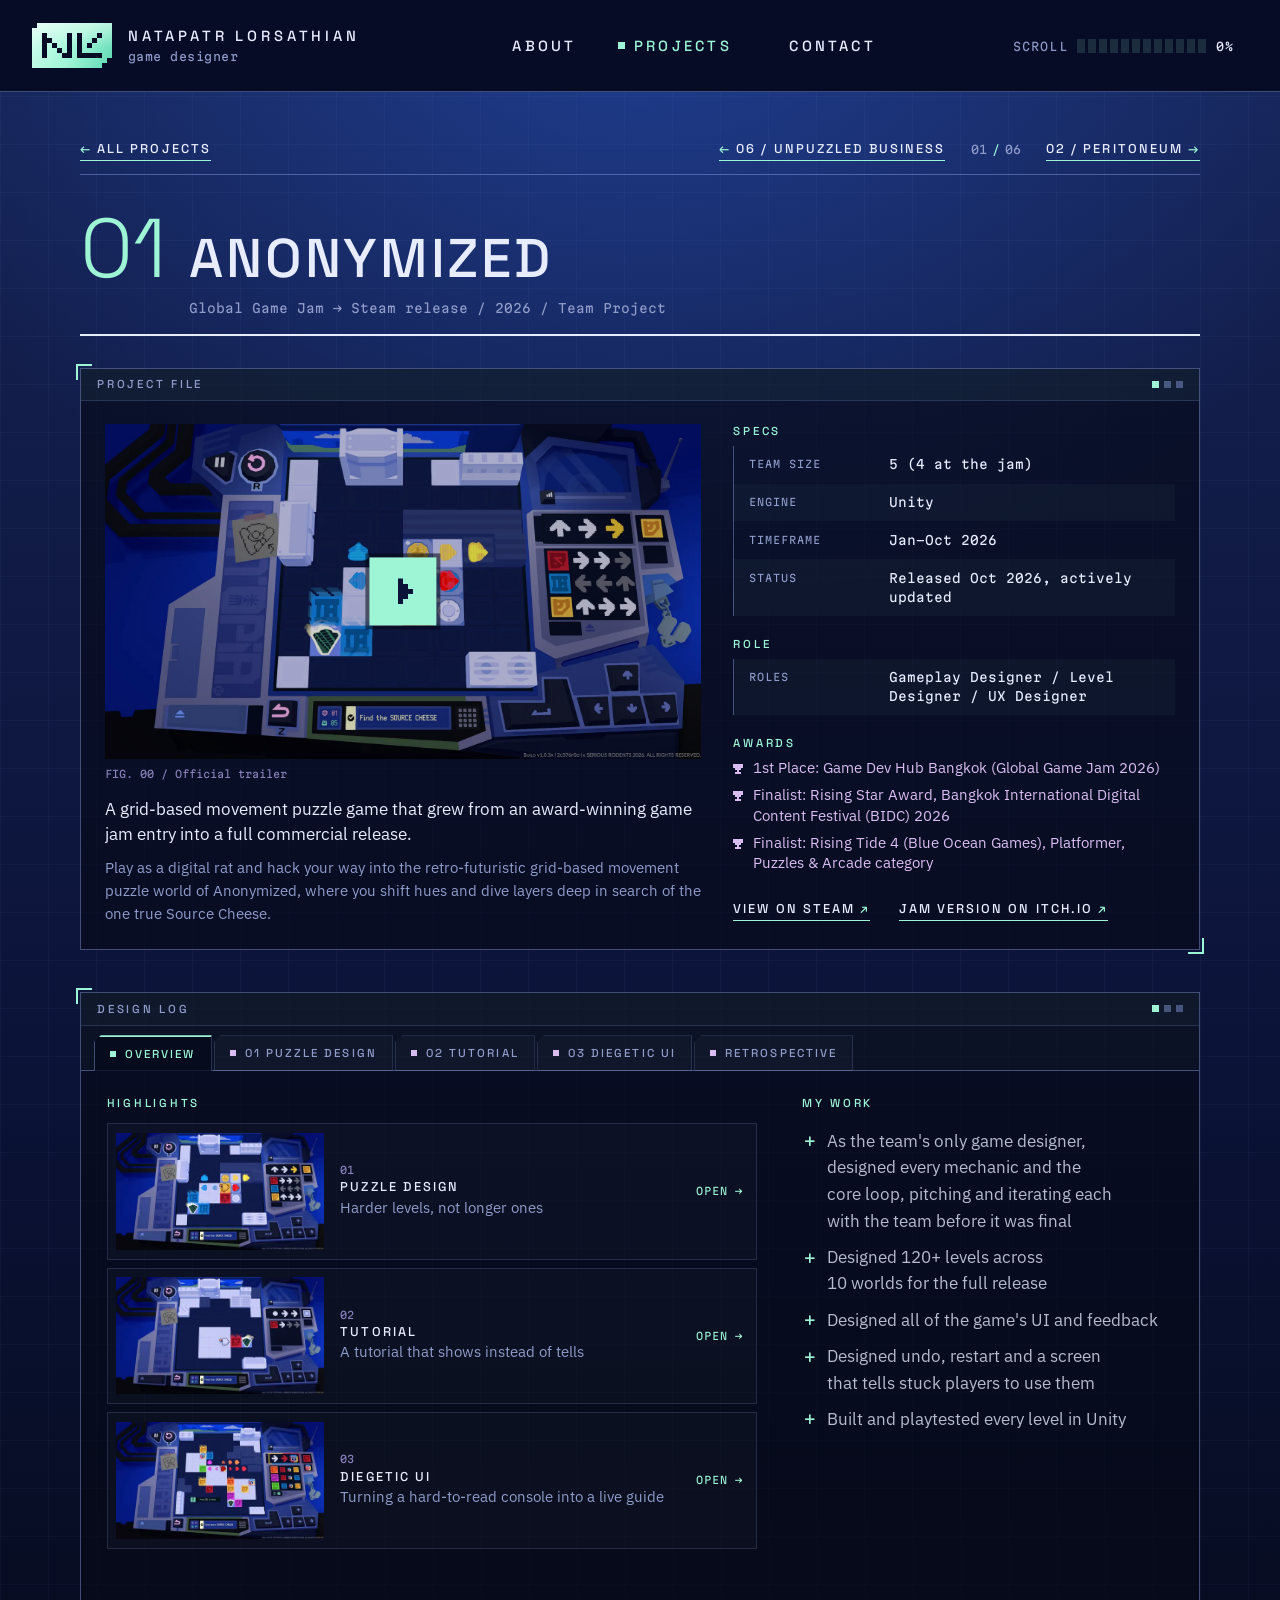
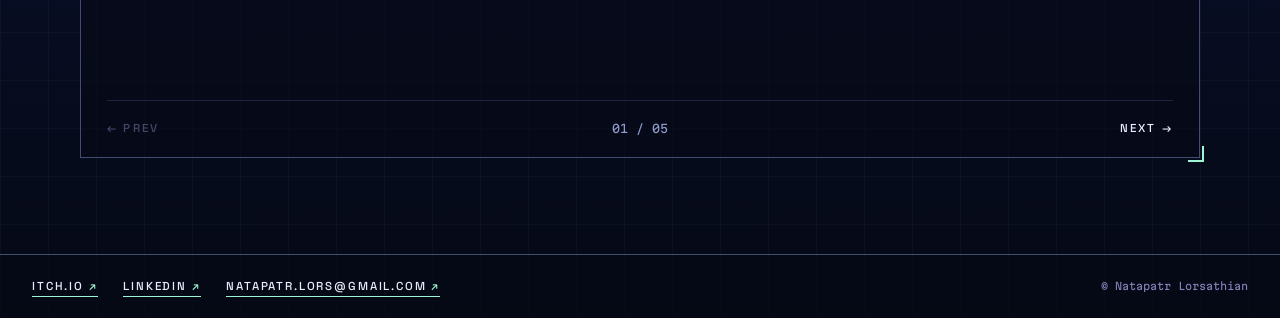
<file: projects/anonymized/index.html>
<!DOCTYPE html>
<html lang="en">
<head>
<meta charset="utf-8">
<meta name="viewport" content="width=device-width, initial-scale=1">
<title>Anonymized | Natapatr Lorsathian</title>
<meta name="description" content="Anonymized - A grid-based movement puzzle game that grew from an award-winning game jam entry into a full commercial release.">
<link rel="canonical" href="https://natapatrl.github.io/portfolio/projects/anonymized/">
<meta property="og:title" content="Anonymized | Natapatr Lorsathian">
<meta property="og:description" content="Anonymized - A grid-based movement puzzle game that grew from an award-winning game jam entry into a full commercial release.">
<meta property="og:type" content="website">
<meta property="og:url" content="https://natapatrl.github.io/portfolio/projects/anonymized/">
<link rel="icon" href="../../assets/favicon.svg" type="image/svg+xml">
<link rel="preconnect" href="https://fonts.googleapis.com">
<link rel="preconnect" href="https://fonts.gstatic.com" crossorigin>
<link rel="stylesheet" href="https://fonts.googleapis.com/css2?family=Space+Grotesk:wght@300..700&family=IBM+Plex+Sans:wght@400;500&family=Martian+Mono:wdth,wght@75..112.5,300..500&family=Tiny5&display=swap">
<link rel="stylesheet" href="../../assets/style.css">
<script>document.documentElement.classList.add("js")</script>
</head>
<body>
<a class="skip" href="#main">Skip to content</a>
<header class="site-header">
  <a class="brand" href="../../" aria-label="Natapatr Lorsathian, home">
    <img class="brand-mark" src="../../assets/logo.svg" alt="" width="80" height="45">
    <span class="brand-text"><span class="brand-name">NATAPATR LORSATHIAN</span><span class="brand-role">game designer</span></span>
  </a>
  <nav class="site-nav" aria-label="Main"><a href="../../about/">ABOUT</a><a href="../../projects/" class="active" aria-current="page">PROJECTS</a><a href="../../contact/">CONTACT</a></nav>
  <div class="read" aria-hidden="true"><span class="read-label">SCROLL</span><span class="read-cells"></span><span class="read-pct">0%</span></div>
</header>
<main id="main">

<article class="wrap project">
  <nav class="proj-nav" aria-label="Project navigation">
    <a class="back link internal" href="../../projects/"><span class="pn-full">All projects</span><span class="pn-short">Projects</span></a>
    <span class="proj-step">
      <a class="link internal prev" href="../../projects/unpuzzled-business/" aria-label="Previous project: Unpuzzled Business"><span class="pn-full">06 / Unpuzzled Business</span><span class="pn-short">Prev</span></a>
      <span class="proj-count" aria-hidden="true">01<b>/</b>06</span>
      <a class="link internal" href="../../projects/peritoneum/" aria-label="Next project: Peritoneum"><span class="pn-full">02 / Peritoneum</span><span class="pn-short">Next</span></a>
    </span>
  </nav>
  <header class="doc-head page-head"><span class="doc-no" aria-hidden="true">01</span><h1 class="doc-title">Anonymized</h1><p class="doc-sub">Global Game Jam → Steam release / 2026 / Team Project</p></header>
  <div class="window file-window"><div class="window-bar"><h2 class="window-title">PROJECT FILE</h2><span class="window-lights" aria-hidden="true"><i></i><i></i><i></i></span></div><div class="window-body">
    <div class="file-grid">
      <div class="file-main">
        <figure class="frame hero-ph hero-video"><a class="yt" href="https://youtu.be/hMYXuowf1Y8" data-yt="hMYXuowf1Y8" rel="noopener"><img src="../../assets/img/anonymized/trailer-poster.webp" alt="" width="1600" height="900" decoding="async"><span class="yt-play" aria-hidden="true"><svg viewBox="0 0 5 5" shape-rendering="crispEdges"><path d="M1 0h1v1h1v1h1v1H3v1H2v1H1z"/></svg></span><span class="sr-only">Play the official trailer (YouTube)</span></a><figcaption>FIG. 00 / Official trailer</figcaption></figure>
        <p class="file-pitch">A grid-based movement puzzle game that grew from an award-winning game jam entry into a full commercial release.</p>
        <p class="file-plays">Play as a digital rat and hack your way into the retro-futuristic grid-based movement puzzle world of Anonymized, where you shift hues and dive layers deep in search of the one true Source Cheese.</p>
      </div>
      <div class="file-side">
        <dl class="readout">
      <div class="grp">SPECS</div><div class="row"><dt>Team size</dt><dd>5 (4 at the jam)</dd></div><div class="row"><dt>Engine</dt><dd>Unity</dd></div><div class="row"><dt>Timeframe</dt><dd>Jan–Oct 2026</dd></div><div class="row"><dt>Status</dt><dd>Released Oct 2026, actively updated</dd></div>
      <div class="grp">ROLE</div><div class="row"><dt>Roles</dt><dd>Gameplay Designer / Level Designer / UX Designer</dd></div>
    </dl>
        <div class="file-awards"><h3 class="grp">AWARDS</h3><ul><li><svg viewBox="0 0 5 5" aria-hidden="true" shape-rendering="crispEdges"><rect x="0" y="0" width="1" height="1"/><rect x="1" y="0" width="1" height="1"/><rect x="2" y="0" width="1" height="1"/><rect x="3" y="0" width="1" height="1"/><rect x="4" y="0" width="1" height="1"/><rect x="0" y="1" width="1" height="1"/><rect x="1" y="1" width="1" height="1"/><rect x="2" y="1" width="1" height="1"/><rect x="3" y="1" width="1" height="1"/><rect x="4" y="1" width="1" height="1"/><rect x="1" y="2" width="1" height="1"/><rect x="2" y="2" width="1" height="1"/><rect x="3" y="2" width="1" height="1"/><rect x="2" y="3" width="1" height="1"/><rect x="1" y="4" width="1" height="1"/><rect x="2" y="4" width="1" height="1"/><rect x="3" y="4" width="1" height="1"/></svg>1st Place: Game Dev Hub Bangkok (Global Game Jam 2026)</li><li><svg viewBox="0 0 5 5" aria-hidden="true" shape-rendering="crispEdges"><rect x="0" y="0" width="1" height="1"/><rect x="1" y="0" width="1" height="1"/><rect x="2" y="0" width="1" height="1"/><rect x="3" y="0" width="1" height="1"/><rect x="4" y="0" width="1" height="1"/><rect x="0" y="1" width="1" height="1"/><rect x="1" y="1" width="1" height="1"/><rect x="2" y="1" width="1" height="1"/><rect x="3" y="1" width="1" height="1"/><rect x="4" y="1" width="1" height="1"/><rect x="1" y="2" width="1" height="1"/><rect x="2" y="2" width="1" height="1"/><rect x="3" y="2" width="1" height="1"/><rect x="2" y="3" width="1" height="1"/><rect x="1" y="4" width="1" height="1"/><rect x="2" y="4" width="1" height="1"/><rect x="3" y="4" width="1" height="1"/></svg>Finalist: Rising Star Award, Bangkok International Digital Content Festival (BIDC) 2026</li><li><svg viewBox="0 0 5 5" aria-hidden="true" shape-rendering="crispEdges"><rect x="0" y="0" width="1" height="1"/><rect x="1" y="0" width="1" height="1"/><rect x="2" y="0" width="1" height="1"/><rect x="3" y="0" width="1" height="1"/><rect x="4" y="0" width="1" height="1"/><rect x="0" y="1" width="1" height="1"/><rect x="1" y="1" width="1" height="1"/><rect x="2" y="1" width="1" height="1"/><rect x="3" y="1" width="1" height="1"/><rect x="4" y="1" width="1" height="1"/><rect x="1" y="2" width="1" height="1"/><rect x="2" y="2" width="1" height="1"/><rect x="3" y="2" width="1" height="1"/><rect x="2" y="3" width="1" height="1"/><rect x="1" y="4" width="1" height="1"/><rect x="2" y="4" width="1" height="1"/><rect x="3" y="4" width="1" height="1"/></svg>Finalist: Rising Tide 4 (Blue Ocean Games), Platformer, Puzzles &amp; Arcade category</li></ul></div>
        <div class="links"><a class="link" href="https://store.steampowered.com/app/4548240/Anonymized/" target="_blank" rel="noopener">View on Steam<span class="sr-only"> (opens in new tab)</span></a><a class="link" href="https://arkudada.itch.io/anonymized" target="_blank" rel="noopener">Jam version on itch.io<span class="sr-only"> (opens in new tab)</span></a></div>
      </div>
    </div>
    </div></div>
  <div class="window dl" data-log><div class="window-bar"><h2 class="window-title">DESIGN LOG</h2><span class="window-lights" aria-hidden="true"><i></i><i></i><i></i></span></div><div class="dl-tabs" role="tablist" aria-label="Design log"><button type="button" class="dl-tab" role="tab" id="dl-t0" aria-controls="dl-p0" aria-selected="true" tabindex="0"><span class="dl-pip seen" aria-hidden="true"></span>OVERVIEW</button><button type="button" class="dl-tab" role="tab" id="dl-t1" aria-controls="dl-p1" aria-selected="false" tabindex="-1"><span class="dl-pip" aria-hidden="true"></span>01 PUZZLE DESIGN</button><button type="button" class="dl-tab" role="tab" id="dl-t2" aria-controls="dl-p2" aria-selected="false" tabindex="-1"><span class="dl-pip" aria-hidden="true"></span>02 TUTORIAL</button><button type="button" class="dl-tab" role="tab" id="dl-t3" aria-controls="dl-p3" aria-selected="false" tabindex="-1"><span class="dl-pip" aria-hidden="true"></span>03 DIEGETIC UI</button><button type="button" class="dl-tab" role="tab" id="dl-t4" aria-controls="dl-p4" aria-selected="false" tabindex="-1"><span class="dl-pip" aria-hidden="true"></span>RETROSPECTIVE</button></div><div class="dl-panes"><div class="dl-pane on" role="tabpanel" id="dl-p0" aria-labelledby="dl-t0" tabindex="0"><div class="dl-content"><div class="dl-overview"><div><h3 class="dl-h">HIGHLIGHTS</h3><div class="dl-menu"><button type="button" class="dl-open" data-go="1"><span class="dl-thumb"><img src="../../assets/img/anonymized/puzzle-mastery-sm.webp" alt="" width="480" height="270" loading="lazy" decoding="async"></span><span class="dl-mtext"><span class="dl-mno">01</span><span class="dl-mtitle">PUZZLE DESIGN</span><span class="dl-mteaser">Harder levels, not longer ones</span></span><span class="dl-go" aria-hidden="true">OPEN &rarr;</span></button><button type="button" class="dl-open" data-go="2"><span class="dl-thumb"><img src="../../assets/img/anonymized/tutorial-step4-sm.webp" alt="" width="480" height="270" loading="lazy" decoding="async"></span><span class="dl-mtext"><span class="dl-mno">02</span><span class="dl-mtitle">TUTORIAL</span><span class="dl-mteaser">A tutorial that shows instead of tells</span></span><span class="dl-go" aria-hidden="true">OPEN &rarr;</span></button><button type="button" class="dl-open" data-go="3"><span class="dl-thumb"><img src="../../assets/img/anonymized/ui-release-sm.webp" alt="" width="480" height="270" loading="lazy" decoding="async"></span><span class="dl-mtext"><span class="dl-mno">03</span><span class="dl-mtitle">DIEGETIC UI</span><span class="dl-mteaser">Turning a hard-to-read console into a live guide</span></span><span class="dl-go" aria-hidden="true">OPEN &rarr;</span></button></div></div><div class="dl-history"><h3 class="dl-h">MY WORK</h3>
      <ul class="plus-list"><li>As the team&#x27;s only game designer, designed every mechanic and the core loop, pitching and iterating each with the team before it was final</li><li>Designed 120+ levels across 10 worlds for the full release</li><li>Designed all of the game&#x27;s UI and feedback</li><li>Designed undo, restart and a screen that tells stuck players to use them</li><li>Built and playtested every level in Unity</li></ul></div></div></div><div class="dl-step"><button type="button" class="dl-prev" disabled><span aria-hidden="true">&larr; </span>Prev</button><span class="dl-count">01 / 05</span><button type="button" class="dl-next">Next<span aria-hidden="true"> &rarr;</span></button></div></div><div class="dl-pane" role="tabpanel" id="dl-p1" aria-labelledby="dl-t1" tabindex="0"><div class="dl-content"><div class="hl-grid"><figure class="frame hl-fig" data-ba><div class="hl-stage"><div class="ph ba-pane has-media on" data-pane="0"><div class="hl-box"><img class="hl-media" src="../../assets/img/anonymized/puzzle-mech1.webp" alt="Teaching level built around shift tiles: a loop of round tiles in 4 colors" width="1200" height="900" loading="lazy" decoding="async"><span class="mk" data-m="1" style="left:42.2%;top:38.9%" aria-hidden="true"></span></div></div><div class="ph ba-pane has-media" data-pane="1"><div class="hl-box"><img class="hl-media" src="../../assets/img/anonymized/puzzle-mech2.webp" alt="Teaching level built around color morph: 3 firewalls in a row before the goal" width="1200" height="900" loading="lazy" decoding="async"><span class="mk" data-m="1" style="left:81.5%;top:47.75%;width:18%;height:24.5%" aria-hidden="true"></span></div></div><div class="ph ba-pane has-media" data-pane="2"><div class="hl-box"><video class="hl-media" src="../../assets/img/anonymized/puzzle-mastery.mp4" poster="../../assets/img/anonymized/puzzle-mastery.webp" muted loop playsinline preload="none" aria-label="A mastery level being solved, using shift tiles, color morph and firewalls together"></video></div></div></div><figcaption><span class="hl-bar"><span class="ba-switch" role="group" aria-label="Show mechanic 1, mechanic 2 or mastery"><button type="button" aria-pressed="true" data-show="0">MECHANIC 1</button><button type="button" aria-pressed="false" data-show="1">MECHANIC 2</button><button type="button" aria-pressed="false" data-show="2">MASTERY</button></span><span class="hl-cap">FIG. 01 / Puzzle Design</span></span><ul class="hl-notes on" data-pane="0"><li class="m" data-m="1">Shift tiles force a color change; each works once</li></ul><ul class="hl-notes" data-pane="1"><li class="m" data-m="1">Color morph: a listed combo of valid moves changes the player&#x27;s color</li></ul></figcaption></figure><div><dl class="pdr"><div class=""><dt><b>01</b>PROBLEM</dt><dd><ul class="plus-list pdr-list"><li>The jam version had&nbsp;12 levels on&nbsp;3 mechanics, with steep difficulty jumps</li><li>At&nbsp;120+ levels, difficulty had to rise without levels just getting longer</li></ul></dd></div><div class="dec"><dt><b>02</b>DECISION</dt><dd><ul class="plus-list pdr-list"><li>Difficulty comes from mechanics reacting to each other, not from length</li><li>Teaching levels cover one idea; mastery levels combine everything learned</li><li>Filler moves were cut: challenging, not tedious</li></ul></dd></div><div class=""><dt><b>03</b>RESULT</dt><dd><ul class="plus-list pdr-list"><li>The puzzles stood out: &quot;How did you design them?&quot; was the question I heard most</li><li>At conventions, most players kept solving; without a queue, sessions often ran 30–40 minutes</li></ul></dd></div></dl></div></div></div><div class="dl-step"><button type="button" class="dl-prev"><span aria-hidden="true">&larr; </span>Prev</button><span class="dl-count">02 / 05</span><button type="button" class="dl-next">Next<span aria-hidden="true"> &rarr;</span></button></div></div><div class="dl-pane" role="tabpanel" id="dl-p2" aria-labelledby="dl-t2" tabindex="0"><div class="dl-content"><div class="hl-grid"><figure class="frame hl-fig" data-ba><div class="hl-stage"><div class="ph ba-pane has-media" data-pane="0"><div class="hl-box"><img class="hl-media" src="../../assets/img/anonymized/tutorial-jam.webp" alt="Jam opening level: a corridor with a red firewall before the goal, next to a fixed color formula sheet" width="1200" height="900" loading="lazy" decoding="async"><span class="mk" data-m="1" style="left:83.5%;top:45%;width:25%;height:76%" aria-hidden="true"></span></div></div><div class="ph ba-pane has-media on" data-pane="1"><div class="hl-box hl-stepbox on" data-step="1"><img class="hl-media" src="../../assets/img/anonymized/tutorial-step1.webp" alt="Release tutorial, step 1: a red firewall sits in the direct path on a small, open board" width="1200" height="900" loading="lazy" decoding="async"><span class="mk mk-n" data-m="1" style="left:47.4%;top:55.6%" aria-hidden="true"><i>1</i></span></div><div class="hl-box hl-stepbox" data-step="2"><img class="hl-media" src="../../assets/img/anonymized/tutorial-step2.webp" alt="Release tutorial, step 2: the same firewall, now with a red shift tile on the board" width="1200" height="900" loading="lazy" decoding="async"><span class="mk mk-n" data-m="2" style="left:62.9%;top:47.0%" aria-hidden="true"><i>2</i></span></div><div class="hl-box hl-stepbox" data-step="3"><img class="hl-media" src="../../assets/img/anonymized/tutorial-step3.webp" alt="Release tutorial, step 3: the red morph tutorial; holograms mark the 2 moves recorded so far and the console shows 1 move left" width="1200" height="900" loading="lazy" decoding="async"><span class="mk mk-n" data-m="3" style="left:46.75%;top:44.5%;width:18.5%;height:16%" aria-hidden="true"><i>3</i></span><span class="mk mk-n" data-m="3" style="left:81.25%;top:40.5%;width:17.5%;height:10%" aria-hidden="true"><i>3</i></span></div><div class="hl-box hl-stepbox" data-step="4"><img class="hl-media" src="../../assets/img/anonymized/tutorial-step4.webp" alt="Release tutorial, step 4: an empty board with a red firewall before the goal and the red combo listed on the console" width="1200" height="900" loading="lazy" decoding="async"><span class="mk mk-n" data-m="4" style="left:81.25%;top:40.5%;width:17.5%;height:10%" aria-hidden="true"><i>4</i></span></div></div></div><figcaption><span class="hl-bar"><span class="ba-switch" role="group" aria-label="Show jam or release"><button type="button" aria-pressed="false" data-show="0">JAM</button><button type="button" aria-pressed="true" data-show="1">RELEASE</button></span><span class="hl-cap">FIG. 02 / Tutorial</span></span><ul class="hl-notes" data-pane="0"><li class="m" data-m="1">Every combo and color formula shown from level&nbsp;1, nothing introduced</li></ul><ol class="hl-notes hl-steps on" data-pane="1" aria-label="Steps, each shows its picture"><li class="m" data-m="1"><button type="button" class="hl-step" data-step="1" aria-pressed="true"><span class="sn" aria-hidden="true">1</span><span><span class="sr-only">Step 1: </span>A firewall appears before players can pass one</span></button></li><li class="m" data-m="2"><button type="button" class="hl-step" data-step="2" aria-pressed="false"><span class="sn" aria-hidden="true">2</span><span><span class="sr-only">Step 2: </span>A red shift tile is the only way through</span></button></li><li class="m" data-m="3"><button type="button" class="hl-step" data-step="3" aria-pressed="false"><span class="sn" aria-hidden="true">3</span><span><span class="sr-only">Step 3: </span>Power-up: players encode the red combo themselves; holograms and the console track each recorded move</span></button></li><li class="m" data-m="4"><button type="button" class="hl-step" data-step="4" aria-pressed="false"><span class="sn" aria-hidden="true">4</span><span><span class="sr-only">Step 4: </span>An empty board: players use their new combo, as hard as the jam version&#x27;s first level</span></button></li></ol></figcaption></figure><div><dl class="pdr"><div class=""><dt><b>01</b>PROBLEM</dt><dd><ul class="plus-list pdr-list"><li>The jam version dropped players in with no introduction</li><li>Unlike pushing boxes in Sokoban, the rules were new to most players</li></ul></dd></div><div class="dec"><dt><b>02</b>DECISION</dt><dd><ul class="plus-list pdr-list"><li>No hand-holding: level layouts teach the rules</li><li>Each obstacle appears before its solution, so players see why they need it</li><li>Every new mechanic gets a simple practice level; combinations come later</li></ul></dd></div><div class=""><dt><b>03</b>RESULT</dt><dd><ul class="plus-list pdr-list"><li>Most players grasped the core rule on level&nbsp;2</li><li>The tutorial drew far more praise than the jam version&#x27;s</li></ul></dd></div></dl></div></div></div><div class="dl-step"><button type="button" class="dl-prev"><span aria-hidden="true">&larr; </span>Prev</button><span class="dl-count">03 / 05</span><button type="button" class="dl-next">Next<span aria-hidden="true"> &rarr;</span></button></div></div><div class="dl-pane" role="tabpanel" id="dl-p3" aria-labelledby="dl-t3" tabindex="0"><div class="dl-content"><div class="hl-grid"><figure class="frame hl-fig" data-ba><div class="hl-stage"><div class="ph ba-pane has-media" data-pane="0"><div class="hl-box"><img class="hl-media" src="../../assets/img/anonymized/ui-jam.webp" alt="Jam console: a fixed list of combos and a formula sheet for mixing colors" width="1200" height="900" loading="lazy" decoding="async"><span class="mk" data-m="1" style="left:59.75%;top:92.75%;width:6.9%;height:12.5%" aria-hidden="true"></span><span class="mk" data-m="2" style="left:23.75%;top:62.5%;width:8.9%;height:31%" aria-hidden="true"></span><span class="mk" data-m="2" style="left:19.9%;top:87.75%;width:11.4%;height:19.5%" aria-hidden="true"></span><span class="mk" data-m="2" style="left:34.6%;top:92.25%;width:18%;height:6.5%" aria-hidden="true"></span></div></div><div class="ph ba-pane has-media on" data-pane="1"><div class="hl-box"><img class="hl-media" src="../../assets/img/anonymized/ui-release.webp" alt="Release console showing the colors being mixed, with holograms marking where the player&#x27;s color would change" width="1200" height="900" loading="lazy" decoding="async"><span class="mk" data-m="1" style="left:81%;top:47.5%;width:17%;height:26%" aria-hidden="true"></span><span class="mk" data-m="2" style="left:52.25%;top:36.75%;width:22.5%;height:13.5%" aria-hidden="true"></span><span class="mk" data-m="3" style="left:92.4%;top:35.25%;width:5.2%;height:19.5%" aria-hidden="true"></span><span class="mk" data-m="4" style="left:87.75%;top:80%;width:18.5%;height:20%" aria-hidden="true"></span><span class="mk" data-m="4" style="left:29.8%;top:87.5%;width:6%;height:11.5%" aria-hidden="true"></span><span class="mk" data-m="4" style="left:25.5%;top:13.4%;width:7%;height:13%" aria-hidden="true"></span></div></div></div><figcaption><span class="hl-bar"><span class="ba-switch" role="group" aria-label="Show jam or release"><button type="button" aria-pressed="false" data-show="0">JAM</button><button type="button" aria-pressed="true" data-show="1">RELEASE</button></span><span class="hl-cap">FIG. 03 / Diegetic UI</span></span><ul class="hl-notes" data-pane="0"><li class="m" data-m="1">A state display that shows only the current mix, nothing else</li><li class="m" data-m="2">Wires connect the d-pad to the combo display and the board</li></ul><ul class="hl-notes on" data-pane="1"><li class="m" data-m="1">The console&#x27;s main panel reacts to the player&#x27;s moves</li><li class="m" data-m="2">Hologram previews along the paths ahead</li><li class="m" data-m="3">State indicators show the current color and the mix in progress</li><li class="m" data-m="4">On-screen keys, undo and restart match the real controls, and all are clickable</li></ul></figcaption></figure><div><dl class="pdr"><div class=""><dt><b>01</b>PROBLEM</dt><dd><ul class="plus-list pdr-list"><li>The jam version&#x27;s only player aid was a fixed formula sheet</li><li>Invalid moves gave no reason, so the game felt abstract</li></ul></dd></div><div class="dec"><dt><b>02</b>DECISION</dt><dd><ul class="plus-list pdr-list"><li>Reworked the in-world console to react to the player</li><li>Holograms preview where the player&#x27;s color will change</li><li>Invalid moves show the color the player would have turned</li></ul></dd></div><div class=""><dt><b>03</b>RESULT</dt><dd><ul class="plus-list pdr-list"><li>Playtesters learned the mechanics without outside help</li></ul></dd></div></dl></div></div></div><div class="dl-step"><button type="button" class="dl-prev"><span aria-hidden="true">&larr; </span>Prev</button><span class="dl-count">04 / 05</span><button type="button" class="dl-next">Next<span aria-hidden="true"> &rarr;</span></button></div></div><div class="dl-pane" role="tabpanel" id="dl-p4" aria-labelledby="dl-t4" tabindex="0"><div class="dl-content"><div class="hl-grid"><figure class="frame hl-fig"><div class="hl-stage"><div class="ph ba-pane has-media on" data-pane="0"><div class="hl-box"><img class="hl-media" src="../../assets/img/anonymized/retro-late.webp" alt="A World 4 level with shift tiles, firewalls and other mechanics on one board" width="1200" height="900" loading="lazy" decoding="async"></div></div></div><figcaption><span class="hl-bar"><span class="hl-cap">FIG. 04 / Retrospective</span></span></figcaption></figure><div><dl class="pdr"><div><dt><b>01</b>LESSON</dt><dd>My first commercial release showed me how wide real players&#x27; skill range is. I now design for the player from the start: challenging for experts, easy to pick up for beginners.</dd></div></dl></div></div></div><div class="dl-step"><button type="button" class="dl-prev"><span aria-hidden="true">&larr; </span>Prev</button><span class="dl-count">05 / 05</span><button type="button" class="dl-next" disabled>Next<span aria-hidden="true"> &rarr;</span></button></div></div></div></div>
</article>

</main>
<footer class="site-footer">
  <div class="footer-links">
    <a class="link" href="https://twonah.itch.io/" target="_blank" rel="noopener">itch.io<span class="sr-only"> (opens in new tab)</span></a>
    <a class="link" href="https://www.linkedin.com/in/natapatrl" target="_blank" rel="noopener">LinkedIn<span class="sr-only"> (opens in new tab)</span></a>
    <a class="js-email link" data-u="natapatr.lors" data-d="gmail.com" href="../../contact/">natapatr.lors [at] gmail [dot] com</a>
  </div>
  <p class="footer-note">&copy; Natapatr Lorsathian</p>
</footer>
<script src="../../assets/site.js"></script>
</body>
</html>
</file>
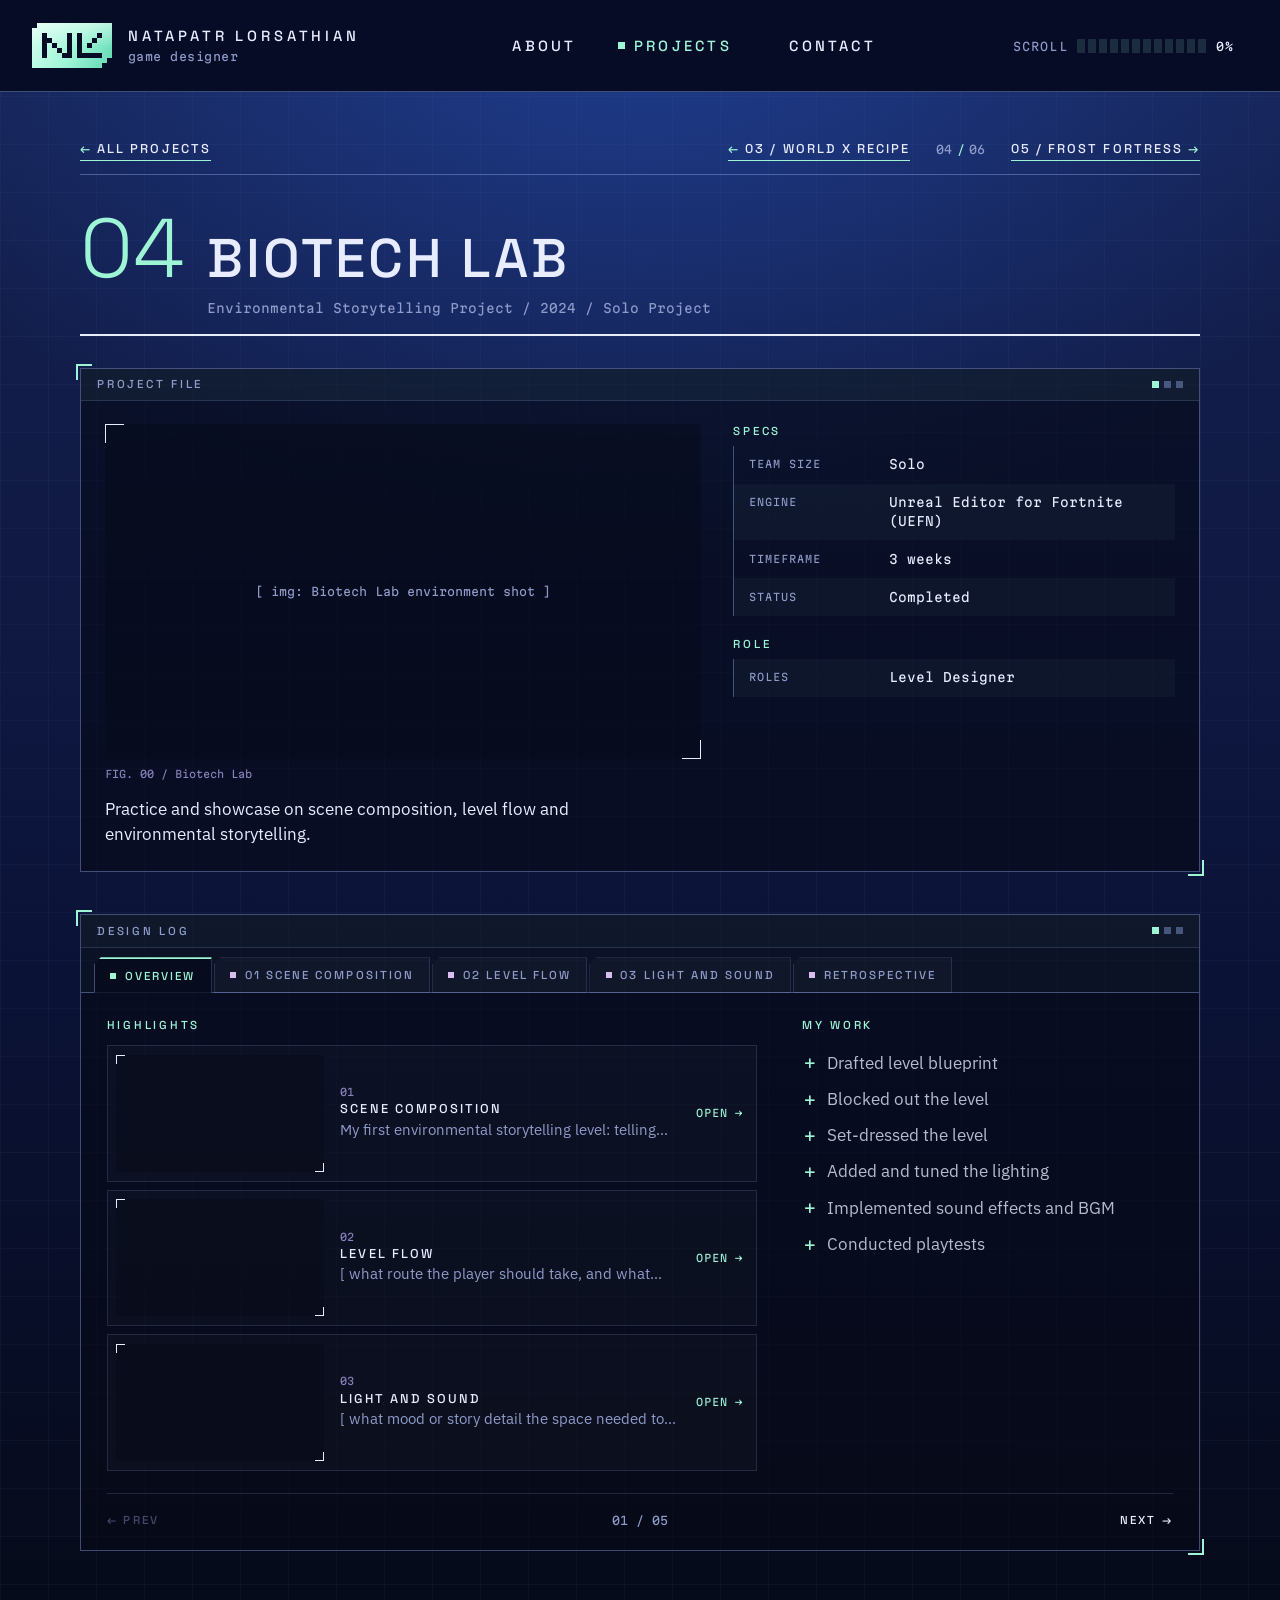
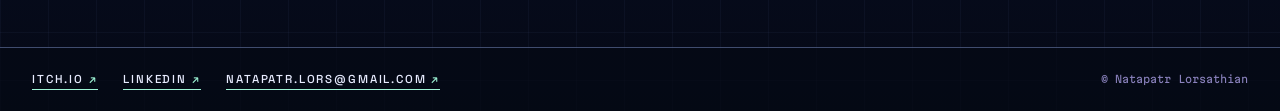
<file: projects/biotech-lab/index.html>
<!DOCTYPE html>
<html lang="en">
<head>
<meta charset="utf-8">
<meta name="viewport" content="width=device-width, initial-scale=1">
<title>Biotech Lab | Natapatr Lorsathian</title>
<meta name="description" content="Biotech Lab - Practice and showcase on scene composition, level flow and environmental storytelling.">
<link rel="canonical" href="https://natapatrl.github.io/portfolio/projects/biotech-lab/">
<meta property="og:title" content="Biotech Lab | Natapatr Lorsathian">
<meta property="og:description" content="Biotech Lab - Practice and showcase on scene composition, level flow and environmental storytelling.">
<meta property="og:type" content="website">
<meta property="og:url" content="https://natapatrl.github.io/portfolio/projects/biotech-lab/">
<link rel="icon" href="../../assets/favicon.svg" type="image/svg+xml">
<link rel="preconnect" href="https://fonts.googleapis.com">
<link rel="preconnect" href="https://fonts.gstatic.com" crossorigin>
<link rel="stylesheet" href="https://fonts.googleapis.com/css2?family=Space+Grotesk:wght@300..700&family=IBM+Plex+Sans:wght@400;500&family=Martian+Mono:wdth,wght@75..112.5,300..500&family=Tiny5&display=swap">
<link rel="stylesheet" href="../../assets/style.css">
<script>document.documentElement.classList.add("js")</script>
</head>
<body>
<a class="skip" href="#main">Skip to content</a>
<header class="site-header">
  <a class="brand" href="../../" aria-label="Natapatr Lorsathian, home">
    <img class="brand-mark" src="../../assets/logo.svg" alt="" width="80" height="45">
    <span class="brand-text"><span class="brand-name">NATAPATR LORSATHIAN</span><span class="brand-role">game designer</span></span>
  </a>
  <nav class="site-nav" aria-label="Main"><a href="../../about/">ABOUT</a><a href="../../projects/" class="active" aria-current="page">PROJECTS</a><a href="../../contact/">CONTACT</a></nav>
  <div class="read" aria-hidden="true"><span class="read-label">SCROLL</span><span class="read-cells"></span><span class="read-pct">0%</span></div>
</header>
<main id="main">

<article class="wrap project">
  <nav class="proj-nav" aria-label="Project navigation">
    <a class="back link internal" href="../../projects/"><span class="pn-full">All projects</span><span class="pn-short">Projects</span></a>
    <span class="proj-step">
      <a class="link internal prev" href="../../projects/world-x-recipe/" aria-label="Previous project: World X Recipe"><span class="pn-full">03 / World X Recipe</span><span class="pn-short">Prev</span></a>
      <span class="proj-count" aria-hidden="true">04<b>/</b>06</span>
      <a class="link internal" href="../../projects/frost-fortress/" aria-label="Next project: Frost Fortress"><span class="pn-full">05 / Frost Fortress</span><span class="pn-short">Next</span></a>
    </span>
  </nav>
  <header class="doc-head page-head"><span class="doc-no" aria-hidden="true">04</span><h1 class="doc-title">Biotech Lab</h1><p class="doc-sub">Environmental Storytelling Project / 2024 / Solo Project</p></header>
  <div class="window file-window"><div class="window-bar"><h2 class="window-title">PROJECT FILE</h2><span class="window-lights" aria-hidden="true"><i></i><i></i><i></i></span></div><div class="window-body">
    <div class="file-grid">
      <div class="file-main">
        <figure class="frame hero-ph"><div class="ph" style="aspect-ratio:16/9" role="img" aria-label="Image coming soon: Biotech Lab environment shot"><span>[ img: Biotech Lab environment shot ]</span></div><figcaption>FIG. 00 / Biotech Lab</figcaption></figure>
        <p class="file-pitch">Practice and showcase on scene composition, level flow and environmental storytelling.</p>
        
      </div>
      <div class="file-side">
        <dl class="readout">
      <div class="grp">SPECS</div><div class="row"><dt>Team size</dt><dd>Solo</dd></div><div class="row"><dt>Engine</dt><dd>Unreal Editor for Fortnite (UEFN)</dd></div><div class="row"><dt>Timeframe</dt><dd>3 weeks</dd></div><div class="row"><dt>Status</dt><dd>Completed</dd></div>
      <div class="grp">ROLE</div><div class="row"><dt>Roles</dt><dd>Level Designer</dd></div>
    </dl>
        
        
      </div>
    </div>
    </div></div>
  <div class="window dl" data-log><div class="window-bar"><h2 class="window-title">DESIGN LOG</h2><span class="window-lights" aria-hidden="true"><i></i><i></i><i></i></span></div><div class="dl-tabs" role="tablist" aria-label="Design log"><button type="button" class="dl-tab" role="tab" id="dl-t0" aria-controls="dl-p0" aria-selected="true" tabindex="0"><span class="dl-pip seen" aria-hidden="true"></span>OVERVIEW</button><button type="button" class="dl-tab" role="tab" id="dl-t1" aria-controls="dl-p1" aria-selected="false" tabindex="-1"><span class="dl-pip" aria-hidden="true"></span>01 SCENE COMPOSITION</button><button type="button" class="dl-tab" role="tab" id="dl-t2" aria-controls="dl-p2" aria-selected="false" tabindex="-1"><span class="dl-pip" aria-hidden="true"></span>02 LEVEL FLOW</button><button type="button" class="dl-tab" role="tab" id="dl-t3" aria-controls="dl-p3" aria-selected="false" tabindex="-1"><span class="dl-pip" aria-hidden="true"></span>03 LIGHT AND SOUND</button><button type="button" class="dl-tab" role="tab" id="dl-t4" aria-controls="dl-p4" aria-selected="false" tabindex="-1"><span class="dl-pip" aria-hidden="true"></span>RETROSPECTIVE</button></div><div class="dl-panes"><div class="dl-pane on" role="tabpanel" id="dl-p0" aria-labelledby="dl-t0" tabindex="0"><div class="dl-content"><div class="dl-overview"><div><h3 class="dl-h">HIGHLIGHTS</h3><div class="dl-menu"><button type="button" class="dl-open" data-go="1"><span class="dl-thumb"><figure class="frame " aria-hidden="true"><div class="ph" style="aspect-ratio:16/9"><span>[ img: Point-of-interest / composition screenshot ]</span></div></figure></span><span class="dl-mtext"><span class="dl-mno">01</span><span class="dl-mtitle">SCENE COMPOSITION</span><span class="dl-mteaser">My first environmental storytelling level: telling the story without words was hard</span></span><span class="dl-go" aria-hidden="true">OPEN &rarr;</span></button><button type="button" class="dl-open" data-go="2"><span class="dl-thumb"><figure class="frame " aria-hidden="true"><div class="ph" style="aspect-ratio:16/9"><span>[ img: Level blueprint or block-out ]</span></div></figure></span><span class="dl-mtext"><span class="dl-mno">02</span><span class="dl-mtitle">LEVEL FLOW</span><span class="dl-mteaser">[ what route the player should take, and what they should notice along the way ]</span></span><span class="dl-go" aria-hidden="true">OPEN &rarr;</span></button><button type="button" class="dl-open" data-go="3"><span class="dl-thumb"><figure class="frame " aria-hidden="true"><div class="ph" style="aspect-ratio:16/9"><span>[ img: Final set-dressed and lit shot ]</span></div></figure></span><span class="dl-mtext"><span class="dl-mno">03</span><span class="dl-mtitle">LIGHT AND SOUND</span><span class="dl-mteaser">[ what mood or story detail the space needed to carry ]</span></span><span class="dl-go" aria-hidden="true">OPEN &rarr;</span></button></div></div><div class="dl-history"><h3 class="dl-h">MY WORK</h3>
      <ul class="plus-list"><li>Drafted level blueprint</li><li>Blocked out the level</li><li>Set-dressed the level</li><li>Added and tuned the lighting</li><li>Implemented sound effects and BGM</li><li>Conducted playtests</li></ul></div></div></div><div class="dl-step"><button type="button" class="dl-prev" disabled><span aria-hidden="true">&larr; </span>Prev</button><span class="dl-count">01 / 05</span><button type="button" class="dl-next">Next<span aria-hidden="true"> &rarr;</span></button></div></div><div class="dl-pane" role="tabpanel" id="dl-p1" aria-labelledby="dl-t1" tabindex="0"><div class="dl-content"><div class="hl-grid"><figure class="frame hl-fig"><div class="hl-stage"><div class="ph ba-pane on" data-pane="0" role="img" aria-label="Image coming soon: Point-of-interest / composition screenshot"><span>[ img: Point-of-interest / composition screenshot ]</span></div></div><figcaption><span class="hl-bar"><span class="hl-cap">FIG. 01 / Scene Composition</span></span></figcaption></figure><div><dl class="pdr"><div class=""><dt><b>01</b>PROBLEM</dt><dd><ul class="plus-list pdr-list"><li>My first environmental storytelling level: telling the story without words was hard</li></ul></dd></div><div class="dec"><dt><b>02</b>DECISION</dt><dd><ul class="plus-list pdr-list"><li>Used composition from my photography to place points of interest that guide the player</li></ul></dd></div><div class=""><dt><b>03</b>RESULT</dt><dd><ul class="plus-list pdr-list"><li>Once the narrative was set, the level came together in the final days</li></ul></dd></div></dl></div></div></div><div class="dl-step"><button type="button" class="dl-prev"><span aria-hidden="true">&larr; </span>Prev</button><span class="dl-count">02 / 05</span><button type="button" class="dl-next">Next<span aria-hidden="true"> &rarr;</span></button></div></div><div class="dl-pane" role="tabpanel" id="dl-p2" aria-labelledby="dl-t2" tabindex="0"><div class="dl-content"><div class="hl-grid"><figure class="frame hl-fig"><div class="hl-stage"><div class="ph ba-pane on" data-pane="0" role="img" aria-label="Image coming soon: Level blueprint or block-out"><span>[ img: Level blueprint or block-out ]</span></div></div><figcaption><span class="hl-bar"><span class="hl-cap">FIG. 02 / Level Flow</span></span></figcaption></figure><div><dl class="pdr"><div class=""><dt><b>01</b>PROBLEM</dt><dd><ul class="plus-list pdr-list"><li>[ what route the player should take, and what they should notice along the way ]</li></ul></dd></div><div class="dec"><dt><b>02</b>DECISION</dt><dd><ul class="plus-list pdr-list"><li>[ how the blueprint and block-out shape the path from one story beat to the next ]</li></ul></dd></div><div class=""><dt><b>03</b>RESULT</dt><dd><ul class="plus-list pdr-list"><li>[ how playtesters moved through it ]</li></ul></dd></div></dl></div></div></div><div class="dl-step"><button type="button" class="dl-prev"><span aria-hidden="true">&larr; </span>Prev</button><span class="dl-count">03 / 05</span><button type="button" class="dl-next">Next<span aria-hidden="true"> &rarr;</span></button></div></div><div class="dl-pane" role="tabpanel" id="dl-p3" aria-labelledby="dl-t3" tabindex="0"><div class="dl-content"><div class="hl-grid"><figure class="frame hl-fig"><div class="hl-stage"><div class="ph ba-pane on" data-pane="0" role="img" aria-label="Image coming soon: Final set-dressed and lit shot"><span>[ img: Final set-dressed and lit shot ]</span></div></div><figcaption><span class="hl-bar"><span class="hl-cap">FIG. 03 / Light and Sound</span></span></figcaption></figure><div><dl class="pdr"><div class=""><dt><b>01</b>PROBLEM</dt><dd><ul class="plus-list pdr-list"><li>[ what mood or story detail the space needed to carry ]</li></ul></dd></div><div class="dec"><dt><b>02</b>DECISION</dt><dd><ul class="plus-list pdr-list"><li>[ how lighting, set dressing, SFX and BGM were used to tell it ]</li></ul></dd></div><div class=""><dt><b>03</b>RESULT</dt><dd><ul class="plus-list pdr-list"><li>[ what players picked up from it ]</li></ul></dd></div></dl></div></div></div><div class="dl-step"><button type="button" class="dl-prev"><span aria-hidden="true">&larr; </span>Prev</button><span class="dl-count">04 / 05</span><button type="button" class="dl-next">Next<span aria-hidden="true"> &rarr;</span></button></div></div><div class="dl-pane" role="tabpanel" id="dl-p4" aria-labelledby="dl-t4" tabindex="0"><div class="dl-content"><dl class="pdr"><div><dt><b>01</b>LESSON</dt><dd>[ 1–2 lines: what I learned / what I&#x27;d do next ]</dd></div></dl></div><div class="dl-step"><button type="button" class="dl-prev"><span aria-hidden="true">&larr; </span>Prev</button><span class="dl-count">05 / 05</span><button type="button" class="dl-next" disabled>Next<span aria-hidden="true"> &rarr;</span></button></div></div></div></div>
</article>

</main>
<footer class="site-footer">
  <div class="footer-links">
    <a class="link" href="https://twonah.itch.io/" target="_blank" rel="noopener">itch.io<span class="sr-only"> (opens in new tab)</span></a>
    <a class="link" href="https://www.linkedin.com/in/natapatrl" target="_blank" rel="noopener">LinkedIn<span class="sr-only"> (opens in new tab)</span></a>
    <a class="js-email link" data-u="natapatr.lors" data-d="gmail.com" href="../../contact/">natapatr.lors [at] gmail [dot] com</a>
  </div>
  <p class="footer-note">&copy; Natapatr Lorsathian</p>
</footer>
<script src="../../assets/site.js"></script>
</body>
</html>
</file>
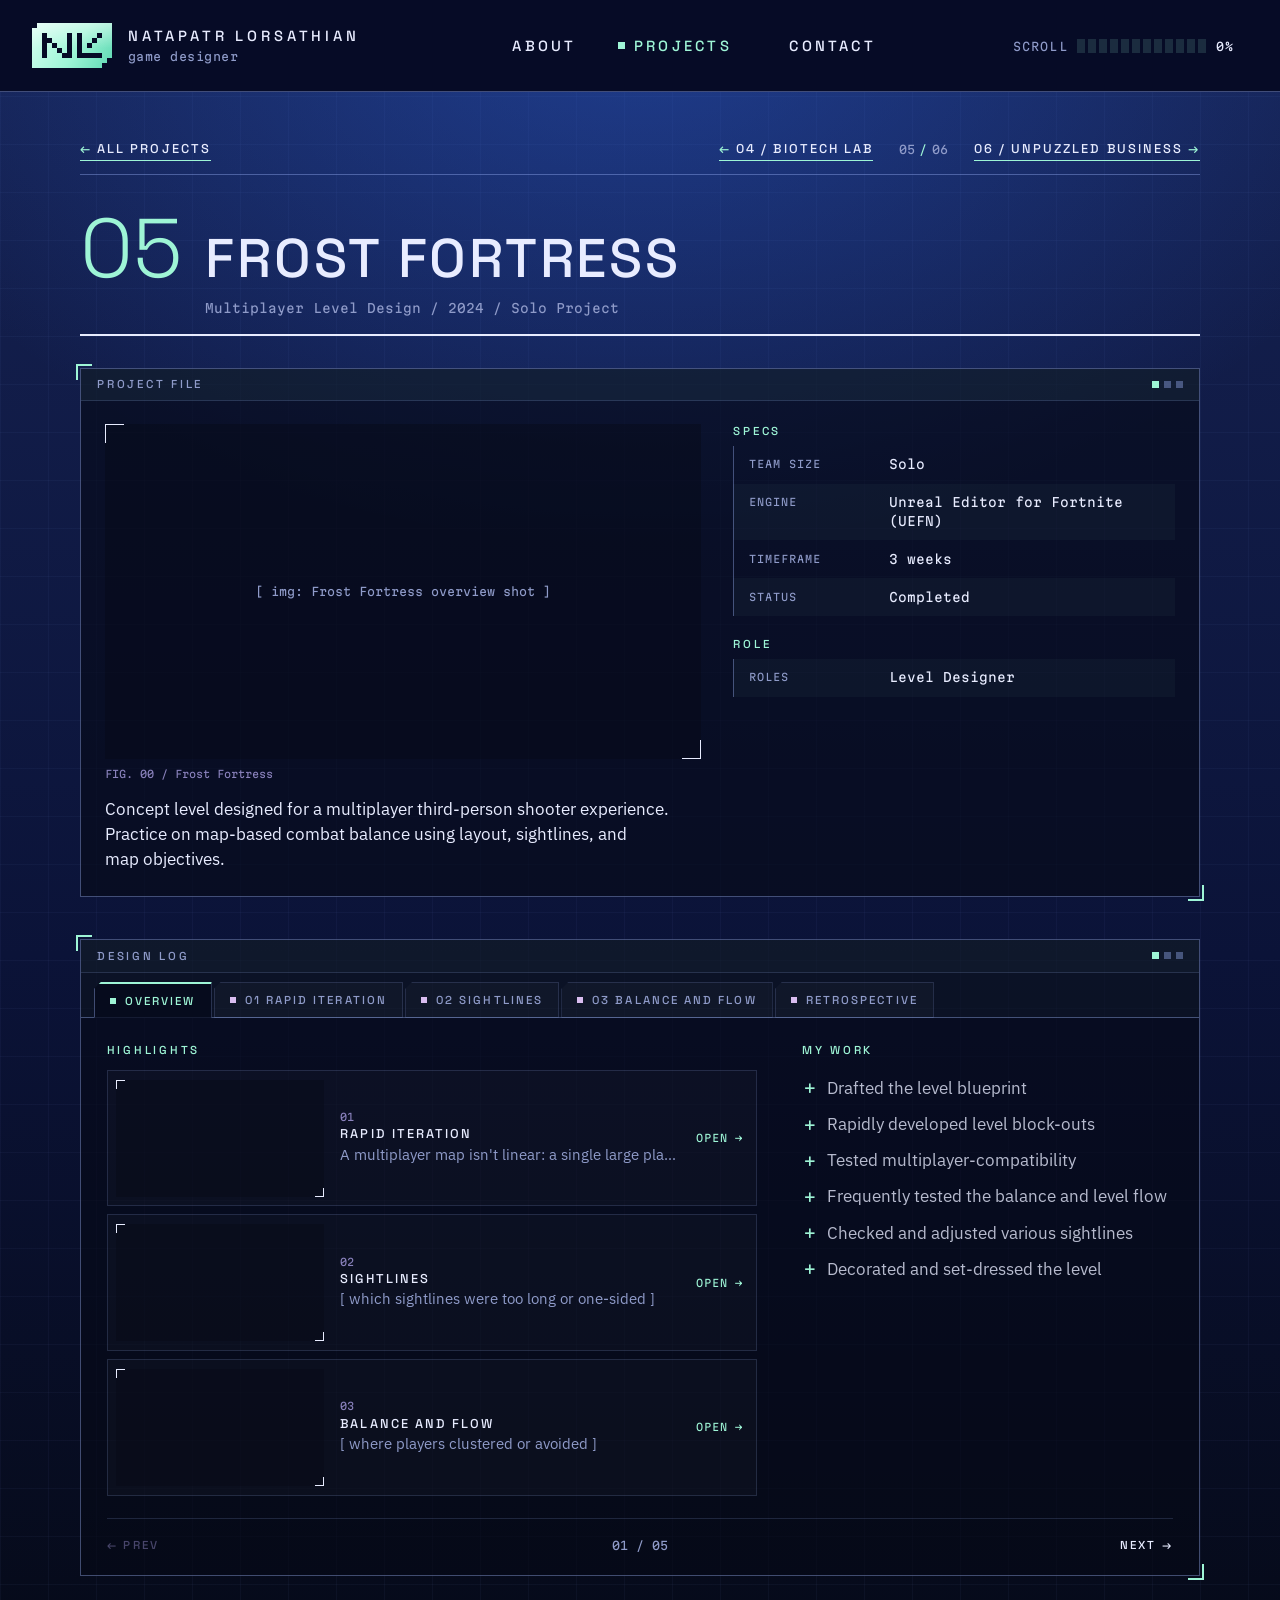
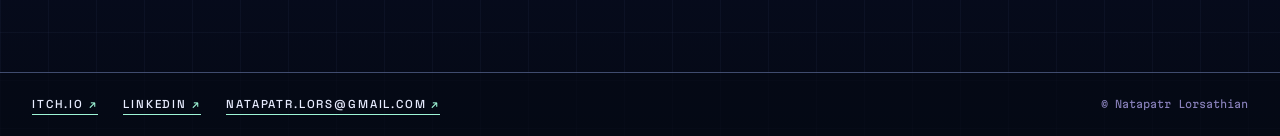
<file: projects/frost-fortress/index.html>
<!DOCTYPE html>
<html lang="en">
<head>
<meta charset="utf-8">
<meta name="viewport" content="width=device-width, initial-scale=1">
<title>Frost Fortress | Natapatr Lorsathian</title>
<meta name="description" content="Frost Fortress - Concept level designed for a multiplayer third-person shooter experience. Practice on map-based combat balance using layout, sightlines, and map objectives.">
<link rel="canonical" href="https://natapatrl.github.io/portfolio/projects/frost-fortress/">
<meta property="og:title" content="Frost Fortress | Natapatr Lorsathian">
<meta property="og:description" content="Frost Fortress - Concept level designed for a multiplayer third-person shooter experience. Practice on map-based combat balance using layout, sightlines, and map objectives.">
<meta property="og:type" content="website">
<meta property="og:url" content="https://natapatrl.github.io/portfolio/projects/frost-fortress/">
<link rel="icon" href="../../assets/favicon.svg" type="image/svg+xml">
<link rel="preconnect" href="https://fonts.googleapis.com">
<link rel="preconnect" href="https://fonts.gstatic.com" crossorigin>
<link rel="stylesheet" href="https://fonts.googleapis.com/css2?family=Space+Grotesk:wght@300..700&family=IBM+Plex+Sans:wght@400;500&family=Martian+Mono:wdth,wght@75..112.5,300..500&family=Tiny5&display=swap">
<link rel="stylesheet" href="../../assets/style.css">
<script>document.documentElement.classList.add("js")</script>
</head>
<body>
<a class="skip" href="#main">Skip to content</a>
<header class="site-header">
  <a class="brand" href="../../" aria-label="Natapatr Lorsathian, home">
    <img class="brand-mark" src="../../assets/logo.svg" alt="" width="80" height="45">
    <span class="brand-text"><span class="brand-name">NATAPATR LORSATHIAN</span><span class="brand-role">game designer</span></span>
  </a>
  <nav class="site-nav" aria-label="Main"><a href="../../about/">ABOUT</a><a href="../../projects/" class="active" aria-current="page">PROJECTS</a><a href="../../contact/">CONTACT</a></nav>
  <div class="read" aria-hidden="true"><span class="read-label">SCROLL</span><span class="read-cells"></span><span class="read-pct">0%</span></div>
</header>
<main id="main">

<article class="wrap project">
  <nav class="proj-nav" aria-label="Project navigation">
    <a class="back link internal" href="../../projects/"><span class="pn-full">All projects</span><span class="pn-short">Projects</span></a>
    <span class="proj-step">
      <a class="link internal prev" href="../../projects/biotech-lab/" aria-label="Previous project: Biotech Lab"><span class="pn-full">04 / Biotech Lab</span><span class="pn-short">Prev</span></a>
      <span class="proj-count" aria-hidden="true">05<b>/</b>06</span>
      <a class="link internal" href="../../projects/unpuzzled-business/" aria-label="Next project: Unpuzzled Business"><span class="pn-full">06 / Unpuzzled Business</span><span class="pn-short">Next</span></a>
    </span>
  </nav>
  <header class="doc-head page-head"><span class="doc-no" aria-hidden="true">05</span><h1 class="doc-title">Frost Fortress</h1><p class="doc-sub">Multiplayer Level Design / 2024 / Solo Project</p></header>
  <div class="window file-window"><div class="window-bar"><h2 class="window-title">PROJECT FILE</h2><span class="window-lights" aria-hidden="true"><i></i><i></i><i></i></span></div><div class="window-body">
    <div class="file-grid">
      <div class="file-main">
        <figure class="frame hero-ph"><div class="ph" style="aspect-ratio:16/9" role="img" aria-label="Image coming soon: Frost Fortress overview shot"><span>[ img: Frost Fortress overview shot ]</span></div><figcaption>FIG. 00 / Frost Fortress</figcaption></figure>
        <p class="file-pitch">Concept level designed for a multiplayer third-person shooter experience. Practice on map-based combat balance using layout, sightlines, and map objectives.</p>
        
      </div>
      <div class="file-side">
        <dl class="readout">
      <div class="grp">SPECS</div><div class="row"><dt>Team size</dt><dd>Solo</dd></div><div class="row"><dt>Engine</dt><dd>Unreal Editor for Fortnite (UEFN)</dd></div><div class="row"><dt>Timeframe</dt><dd>3 weeks</dd></div><div class="row"><dt>Status</dt><dd>Completed</dd></div>
      <div class="grp">ROLE</div><div class="row"><dt>Roles</dt><dd>Level Designer</dd></div>
    </dl>
        
        
      </div>
    </div>
    </div></div>
  <div class="window dl" data-log><div class="window-bar"><h2 class="window-title">DESIGN LOG</h2><span class="window-lights" aria-hidden="true"><i></i><i></i><i></i></span></div><div class="dl-tabs" role="tablist" aria-label="Design log"><button type="button" class="dl-tab" role="tab" id="dl-t0" aria-controls="dl-p0" aria-selected="true" tabindex="0"><span class="dl-pip seen" aria-hidden="true"></span>OVERVIEW</button><button type="button" class="dl-tab" role="tab" id="dl-t1" aria-controls="dl-p1" aria-selected="false" tabindex="-1"><span class="dl-pip" aria-hidden="true"></span>01 RAPID ITERATION</button><button type="button" class="dl-tab" role="tab" id="dl-t2" aria-controls="dl-p2" aria-selected="false" tabindex="-1"><span class="dl-pip" aria-hidden="true"></span>02 SIGHTLINES</button><button type="button" class="dl-tab" role="tab" id="dl-t3" aria-controls="dl-p3" aria-selected="false" tabindex="-1"><span class="dl-pip" aria-hidden="true"></span>03 BALANCE AND FLOW</button><button type="button" class="dl-tab" role="tab" id="dl-t4" aria-controls="dl-p4" aria-selected="false" tabindex="-1"><span class="dl-pip" aria-hidden="true"></span>RETROSPECTIVE</button></div><div class="dl-panes"><div class="dl-pane on" role="tabpanel" id="dl-p0" aria-labelledby="dl-t0" tabindex="0"><div class="dl-content"><div class="dl-overview"><div><h3 class="dl-h">HIGHLIGHTS</h3><div class="dl-menu"><button type="button" class="dl-open" data-go="1"><span class="dl-thumb"><figure class="frame " aria-hidden="true"><div class="ph" style="aspect-ratio:16/9"><span>[ img: Block-out vs. final comparison ]</span></div></figure></span><span class="dl-mtext"><span class="dl-mno">01</span><span class="dl-mtitle">RAPID ITERATION</span><span class="dl-mteaser">A multiplayer map isn&#x27;t linear: a single large play area has to stay balanced and replayable</span></span><span class="dl-go" aria-hidden="true">OPEN &rarr;</span></button><button type="button" class="dl-open" data-go="2"><span class="dl-thumb"><figure class="frame " aria-hidden="true"><div class="ph" style="aspect-ratio:16/9"><span>[ img: Top-down map layout with sightlines ]</span></div></figure></span><span class="dl-mtext"><span class="dl-mno">02</span><span class="dl-mtitle">SIGHTLINES</span><span class="dl-mteaser">[ which sightlines were too long or one-sided ]</span></span><span class="dl-go" aria-hidden="true">OPEN &rarr;</span></button><button type="button" class="dl-open" data-go="3"><span class="dl-thumb"><figure class="frame " aria-hidden="true"><div class="ph" style="aspect-ratio:16/9"><span>[ img: In-match screenshot ]</span></div></figure></span><span class="dl-mtext"><span class="dl-mno">03</span><span class="dl-mtitle">BALANCE AND FLOW</span><span class="dl-mteaser">[ where players clustered or avoided ]</span></span><span class="dl-go" aria-hidden="true">OPEN &rarr;</span></button></div></div><div class="dl-history"><h3 class="dl-h">MY WORK</h3>
      <ul class="plus-list"><li>Drafted the level blueprint</li><li>Rapidly developed level block-outs</li><li>Tested multiplayer-compatibility</li><li>Frequently tested the balance and level flow</li><li>Checked and adjusted various sightlines</li><li>Decorated and set-dressed the level</li></ul></div></div></div><div class="dl-step"><button type="button" class="dl-prev" disabled><span aria-hidden="true">&larr; </span>Prev</button><span class="dl-count">01 / 05</span><button type="button" class="dl-next">Next<span aria-hidden="true"> &rarr;</span></button></div></div><div class="dl-pane" role="tabpanel" id="dl-p1" aria-labelledby="dl-t1" tabindex="0"><div class="dl-content"><div class="hl-grid"><figure class="frame hl-fig"><div class="hl-stage"><div class="ph ba-pane on" data-pane="0" role="img" aria-label="Image coming soon: Block-out vs. final comparison"><span>[ img: Block-out vs. final comparison ]</span></div></div><figcaption><span class="hl-bar"><span class="hl-cap">FIG. 01 / Rapid Iteration</span></span></figcaption></figure><div><dl class="pdr"><div class=""><dt><b>01</b>PROBLEM</dt><dd><ul class="plus-list pdr-list"><li>A multiplayer map isn&#x27;t linear: a single large play area has to stay balanced and replayable</li></ul></dd></div><div class="dec"><dt><b>02</b>DECISION</dt><dd><ul class="plus-list pdr-list"><li>Blocked out fast</li><li>Playtested after every change</li></ul></dd></div><div class=""><dt><b>03</b>RESULT</dt><dd><ul class="plus-list pdr-list"><li>Finished the whole map within a few days</li></ul></dd></div></dl></div></div></div><div class="dl-step"><button type="button" class="dl-prev"><span aria-hidden="true">&larr; </span>Prev</button><span class="dl-count">02 / 05</span><button type="button" class="dl-next">Next<span aria-hidden="true"> &rarr;</span></button></div></div><div class="dl-pane" role="tabpanel" id="dl-p2" aria-labelledby="dl-t2" tabindex="0"><div class="dl-content"><div class="hl-grid"><figure class="frame hl-fig"><div class="hl-stage"><div class="ph ba-pane on" data-pane="0" role="img" aria-label="Image coming soon: Top-down map layout with sightlines"><span>[ img: Top-down map layout with sightlines ]</span></div></div><figcaption><span class="hl-bar"><span class="hl-cap">FIG. 02 / Sightlines</span></span></figcaption></figure><div><dl class="pdr"><div class=""><dt><b>01</b>PROBLEM</dt><dd><ul class="plus-list pdr-list"><li>[ which sightlines were too long or one-sided ]</li></ul></dd></div><div class="dec"><dt><b>02</b>DECISION</dt><dd><ul class="plus-list pdr-list"><li>[ how cover and layout were adjusted ]</li></ul></dd></div><div class=""><dt><b>03</b>RESULT</dt><dd><ul class="plus-list pdr-list"><li>[ effect on fights ]</li></ul></dd></div></dl></div></div></div><div class="dl-step"><button type="button" class="dl-prev"><span aria-hidden="true">&larr; </span>Prev</button><span class="dl-count">03 / 05</span><button type="button" class="dl-next">Next<span aria-hidden="true"> &rarr;</span></button></div></div><div class="dl-pane" role="tabpanel" id="dl-p3" aria-labelledby="dl-t3" tabindex="0"><div class="dl-content"><div class="hl-grid"><figure class="frame hl-fig"><div class="hl-stage"><div class="ph ba-pane on" data-pane="0" role="img" aria-label="Image coming soon: In-match screenshot"><span>[ img: In-match screenshot ]</span></div></div><figcaption><span class="hl-bar"><span class="hl-cap">FIG. 03 / Balance and Flow</span></span></figcaption></figure><div><dl class="pdr"><div class=""><dt><b>01</b>PROBLEM</dt><dd><ul class="plus-list pdr-list"><li>[ where players clustered or avoided ]</li></ul></dd></div><div class="dec"><dt><b>02</b>DECISION</dt><dd><ul class="plus-list pdr-list"><li>[ changes to routes, spawns or objectives ]</li></ul></dd></div><div class=""><dt><b>03</b>RESULT</dt><dd><ul class="plus-list pdr-list"><li>[ how matches played afterwards ]</li></ul></dd></div></dl></div></div></div><div class="dl-step"><button type="button" class="dl-prev"><span aria-hidden="true">&larr; </span>Prev</button><span class="dl-count">04 / 05</span><button type="button" class="dl-next">Next<span aria-hidden="true"> &rarr;</span></button></div></div><div class="dl-pane" role="tabpanel" id="dl-p4" aria-labelledby="dl-t4" tabindex="0"><div class="dl-content"><dl class="pdr"><div><dt><b>01</b>LESSON</dt><dd>[ 1–2 lines: what I learned / what I&#x27;d do next ]</dd></div></dl></div><div class="dl-step"><button type="button" class="dl-prev"><span aria-hidden="true">&larr; </span>Prev</button><span class="dl-count">05 / 05</span><button type="button" class="dl-next" disabled>Next<span aria-hidden="true"> &rarr;</span></button></div></div></div></div>
</article>

</main>
<footer class="site-footer">
  <div class="footer-links">
    <a class="link" href="https://twonah.itch.io/" target="_blank" rel="noopener">itch.io<span class="sr-only"> (opens in new tab)</span></a>
    <a class="link" href="https://www.linkedin.com/in/natapatrl" target="_blank" rel="noopener">LinkedIn<span class="sr-only"> (opens in new tab)</span></a>
    <a class="js-email link" data-u="natapatr.lors" data-d="gmail.com" href="../../contact/">natapatr.lors [at] gmail [dot] com</a>
  </div>
  <p class="footer-note">&copy; Natapatr Lorsathian</p>
</footer>
<script src="../../assets/site.js"></script>
</body>
</html>
</file>
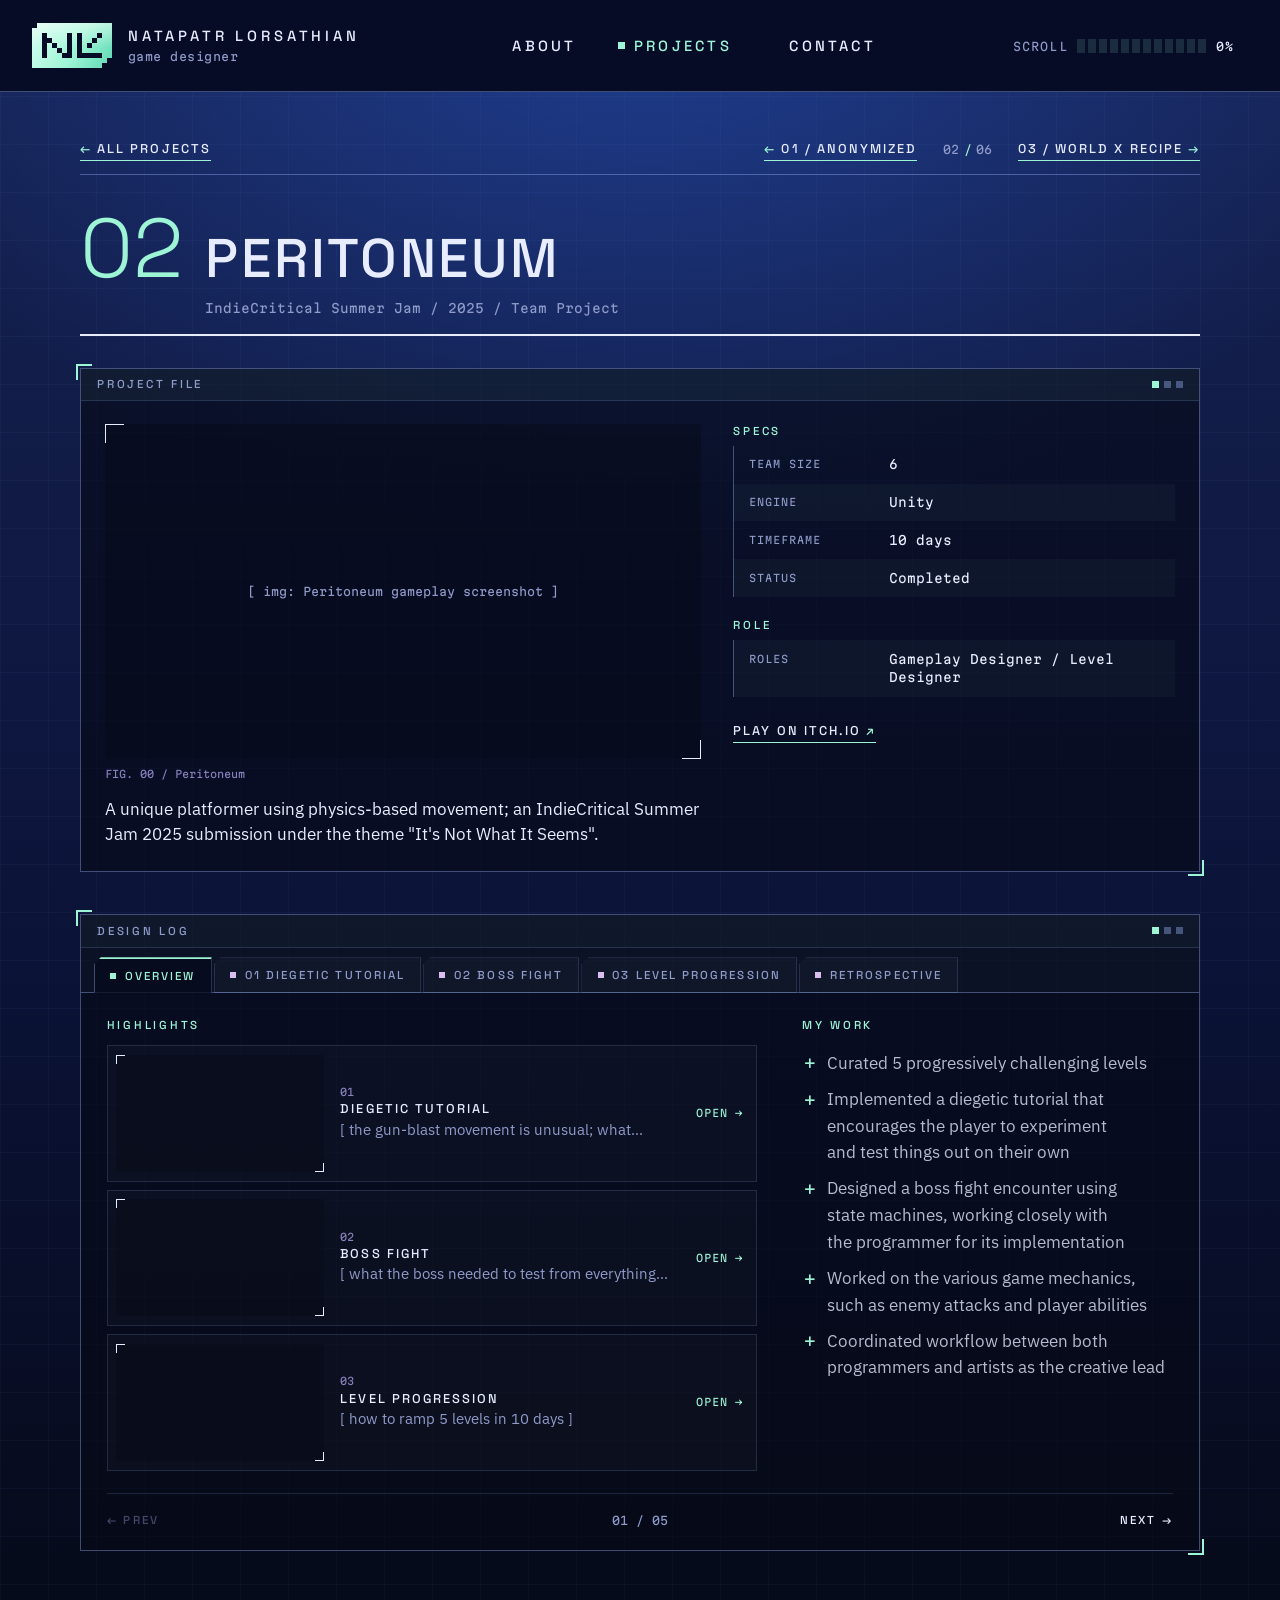
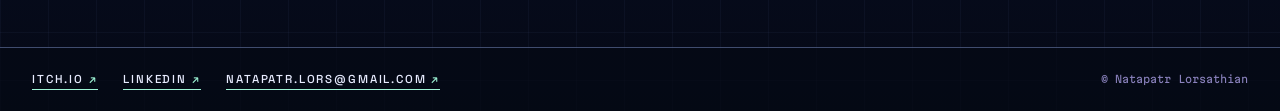
<file: projects/peritoneum/index.html>
<!DOCTYPE html>
<html lang="en">
<head>
<meta charset="utf-8">
<meta name="viewport" content="width=device-width, initial-scale=1">
<title>Peritoneum | Natapatr Lorsathian</title>
<meta name="description" content="Peritoneum - A unique platformer using physics-based movement; an IndieCritical Summer Jam 2025 submission under the theme &quot;It&#x27;s Not What It Seems&quot;.">
<link rel="canonical" href="https://natapatrl.github.io/portfolio/projects/peritoneum/">
<meta property="og:title" content="Peritoneum | Natapatr Lorsathian">
<meta property="og:description" content="Peritoneum - A unique platformer using physics-based movement; an IndieCritical Summer Jam 2025 submission under the theme &quot;It&#x27;s Not What It Seems&quot;.">
<meta property="og:type" content="website">
<meta property="og:url" content="https://natapatrl.github.io/portfolio/projects/peritoneum/">
<link rel="icon" href="../../assets/favicon.svg" type="image/svg+xml">
<link rel="preconnect" href="https://fonts.googleapis.com">
<link rel="preconnect" href="https://fonts.gstatic.com" crossorigin>
<link rel="stylesheet" href="https://fonts.googleapis.com/css2?family=Space+Grotesk:wght@300..700&family=IBM+Plex+Sans:wght@400;500&family=Martian+Mono:wdth,wght@75..112.5,300..500&family=Tiny5&display=swap">
<link rel="stylesheet" href="../../assets/style.css">
<script>document.documentElement.classList.add("js")</script>
</head>
<body>
<a class="skip" href="#main">Skip to content</a>
<header class="site-header">
  <a class="brand" href="../../" aria-label="Natapatr Lorsathian, home">
    <img class="brand-mark" src="../../assets/logo.svg" alt="" width="80" height="45">
    <span class="brand-text"><span class="brand-name">NATAPATR LORSATHIAN</span><span class="brand-role">game designer</span></span>
  </a>
  <nav class="site-nav" aria-label="Main"><a href="../../about/">ABOUT</a><a href="../../projects/" class="active" aria-current="page">PROJECTS</a><a href="../../contact/">CONTACT</a></nav>
  <div class="read" aria-hidden="true"><span class="read-label">SCROLL</span><span class="read-cells"></span><span class="read-pct">0%</span></div>
</header>
<main id="main">

<article class="wrap project">
  <nav class="proj-nav" aria-label="Project navigation">
    <a class="back link internal" href="../../projects/"><span class="pn-full">All projects</span><span class="pn-short">Projects</span></a>
    <span class="proj-step">
      <a class="link internal prev" href="../../projects/anonymized/" aria-label="Previous project: Anonymized"><span class="pn-full">01 / Anonymized</span><span class="pn-short">Prev</span></a>
      <span class="proj-count" aria-hidden="true">02<b>/</b>06</span>
      <a class="link internal" href="../../projects/world-x-recipe/" aria-label="Next project: World X Recipe"><span class="pn-full">03 / World X Recipe</span><span class="pn-short">Next</span></a>
    </span>
  </nav>
  <header class="doc-head page-head"><span class="doc-no" aria-hidden="true">02</span><h1 class="doc-title">Peritoneum</h1><p class="doc-sub">IndieCritical Summer Jam / 2025 / Team Project</p></header>
  <div class="window file-window"><div class="window-bar"><h2 class="window-title">PROJECT FILE</h2><span class="window-lights" aria-hidden="true"><i></i><i></i><i></i></span></div><div class="window-body">
    <div class="file-grid">
      <div class="file-main">
        <figure class="frame hero-ph"><div class="ph" style="aspect-ratio:16/9" role="img" aria-label="Image coming soon: Peritoneum gameplay screenshot"><span>[ img: Peritoneum gameplay screenshot ]</span></div><figcaption>FIG. 00 / Peritoneum</figcaption></figure>
        <p class="file-pitch">A unique platformer using physics-based movement; an IndieCritical Summer Jam 2025 submission under the theme &quot;It&#x27;s Not What It Seems&quot;.</p>
        
      </div>
      <div class="file-side">
        <dl class="readout">
      <div class="grp">SPECS</div><div class="row"><dt>Team size</dt><dd>6</dd></div><div class="row"><dt>Engine</dt><dd>Unity</dd></div><div class="row"><dt>Timeframe</dt><dd>10 days</dd></div><div class="row"><dt>Status</dt><dd>Completed</dd></div>
      <div class="grp">ROLE</div><div class="row"><dt>Roles</dt><dd>Gameplay Designer / Level Designer</dd></div>
    </dl>
        
        <div class="links"><a class="link" href="https://arkudada.itch.io/peritoneum" target="_blank" rel="noopener">Play on itch.io<span class="sr-only"> (opens in new tab)</span></a></div>
      </div>
    </div>
    </div></div>
  <div class="window dl" data-log><div class="window-bar"><h2 class="window-title">DESIGN LOG</h2><span class="window-lights" aria-hidden="true"><i></i><i></i><i></i></span></div><div class="dl-tabs" role="tablist" aria-label="Design log"><button type="button" class="dl-tab" role="tab" id="dl-t0" aria-controls="dl-p0" aria-selected="true" tabindex="0"><span class="dl-pip seen" aria-hidden="true"></span>OVERVIEW</button><button type="button" class="dl-tab" role="tab" id="dl-t1" aria-controls="dl-p1" aria-selected="false" tabindex="-1"><span class="dl-pip" aria-hidden="true"></span>01 DIEGETIC TUTORIAL</button><button type="button" class="dl-tab" role="tab" id="dl-t2" aria-controls="dl-p2" aria-selected="false" tabindex="-1"><span class="dl-pip" aria-hidden="true"></span>02 BOSS FIGHT</button><button type="button" class="dl-tab" role="tab" id="dl-t3" aria-controls="dl-p3" aria-selected="false" tabindex="-1"><span class="dl-pip" aria-hidden="true"></span>03 LEVEL PROGRESSION</button><button type="button" class="dl-tab" role="tab" id="dl-t4" aria-controls="dl-p4" aria-selected="false" tabindex="-1"><span class="dl-pip" aria-hidden="true"></span>RETROSPECTIVE</button></div><div class="dl-panes"><div class="dl-pane on" role="tabpanel" id="dl-p0" aria-labelledby="dl-t0" tabindex="0"><div class="dl-content"><div class="dl-overview"><div><h3 class="dl-h">HIGHLIGHTS</h3><div class="dl-menu"><button type="button" class="dl-open" data-go="1"><span class="dl-thumb"><figure class="frame " aria-hidden="true"><div class="ph" style="aspect-ratio:16/9"><span>[ img: Tutorial area screenshot ]</span></div></figure></span><span class="dl-mtext"><span class="dl-mno">01</span><span class="dl-mtitle">DIEGETIC TUTORIAL</span><span class="dl-mteaser">[ the gun-blast movement is unusual; what players had to figure out ]</span></span><span class="dl-go" aria-hidden="true">OPEN &rarr;</span></button><button type="button" class="dl-open" data-go="2"><span class="dl-thumb"><figure class="frame " aria-hidden="true"><div class="ph" style="aspect-ratio:16/9"><span>[ img: Boss fight clip or state diagram ]</span></div></figure></span><span class="dl-mtext"><span class="dl-mno">02</span><span class="dl-mtitle">BOSS FIGHT</span><span class="dl-mteaser">[ what the boss needed to test from everything the player learned ]</span></span><span class="dl-go" aria-hidden="true">OPEN &rarr;</span></button><button type="button" class="dl-open" data-go="3"><span class="dl-thumb"><figure class="frame " aria-hidden="true"><div class="ph" style="aspect-ratio:16/9"><span>[ img: Level screenshot ]</span></div></figure></span><span class="dl-mtext"><span class="dl-mno">03</span><span class="dl-mtitle">LEVEL PROGRESSION</span><span class="dl-mteaser">[ how to ramp 5 levels in 10 days ]</span></span><span class="dl-go" aria-hidden="true">OPEN &rarr;</span></button></div></div><div class="dl-history"><h3 class="dl-h">MY WORK</h3>
      <ul class="plus-list"><li>Curated 5 progressively challenging levels</li><li>Implemented a diegetic tutorial that encourages the player to experiment and test things out on their own</li><li>Designed a boss fight encounter using state machines, working closely with the programmer for its implementation</li><li>Worked on the various game mechanics, such as enemy attacks and player abilities</li><li>Coordinated workflow between both programmers and artists as the creative lead</li></ul></div></div></div><div class="dl-step"><button type="button" class="dl-prev" disabled><span aria-hidden="true">&larr; </span>Prev</button><span class="dl-count">01 / 05</span><button type="button" class="dl-next">Next<span aria-hidden="true"> &rarr;</span></button></div></div><div class="dl-pane" role="tabpanel" id="dl-p1" aria-labelledby="dl-t1" tabindex="0"><div class="dl-content"><div class="hl-grid"><figure class="frame hl-fig"><div class="hl-stage"><div class="ph ba-pane on" data-pane="0" role="img" aria-label="Image coming soon: Tutorial area screenshot"><span>[ img: Tutorial area screenshot ]</span></div></div><figcaption><span class="hl-bar"><span class="hl-cap">FIG. 01 / Diegetic Tutorial</span></span></figcaption></figure><div><dl class="pdr"><div class=""><dt><b>01</b>PROBLEM</dt><dd>[ the gun-blast movement is unusual; what players had to figure out ]</dd></div><div class="dec"><dt><b>02</b>DECISION</dt><dd>[ how the tutorial lets players experiment instead of reading instructions ]</dd></div><div class=""><dt><b>03</b>RESULT</dt><dd>[ how quickly players got the movement in playtests ]</dd></div></dl></div></div></div><div class="dl-step"><button type="button" class="dl-prev"><span aria-hidden="true">&larr; </span>Prev</button><span class="dl-count">02 / 05</span><button type="button" class="dl-next">Next<span aria-hidden="true"> &rarr;</span></button></div></div><div class="dl-pane" role="tabpanel" id="dl-p2" aria-labelledby="dl-t2" tabindex="0"><div class="dl-content"><div class="hl-grid"><figure class="frame hl-fig"><div class="hl-stage"><div class="ph ba-pane on" data-pane="0" role="img" aria-label="Image coming soon: Boss fight clip or state diagram"><span>[ img: Boss fight clip or state diagram ]</span></div></div><figcaption><span class="hl-bar"><span class="hl-cap">FIG. 02 / Boss Fight</span></span></figcaption></figure><div><dl class="pdr"><div class=""><dt><b>01</b>PROBLEM</dt><dd>[ what the boss needed to test from everything the player learned ]</dd></div><div class="dec"><dt><b>02</b>DECISION</dt><dd>[ the state machine design, and working with the programmer to build it ]</dd></div><div class=""><dt><b>03</b>RESULT</dt><dd>[ how the fight played in the end ]</dd></div></dl></div></div></div><div class="dl-step"><button type="button" class="dl-prev"><span aria-hidden="true">&larr; </span>Prev</button><span class="dl-count">03 / 05</span><button type="button" class="dl-next">Next<span aria-hidden="true"> &rarr;</span></button></div></div><div class="dl-pane" role="tabpanel" id="dl-p3" aria-labelledby="dl-t3" tabindex="0"><div class="dl-content"><div class="hl-grid"><figure class="frame hl-fig"><div class="hl-stage"><div class="ph ba-pane on" data-pane="0" role="img" aria-label="Image coming soon: Level screenshot"><span>[ img: Level screenshot ]</span></div></div><figcaption><span class="hl-bar"><span class="hl-cap">FIG. 03 / Level Progression</span></span></figcaption></figure><div><dl class="pdr"><div class=""><dt><b>01</b>PROBLEM</dt><dd>[ how to ramp&nbsp;5 levels in&nbsp;10 days ]</dd></div><div class="dec"><dt><b>02</b>DECISION</dt><dd>[ what each level introduces or combines ]</dd></div><div class=""><dt><b>03</b>RESULT</dt><dd>[ result ]</dd></div></dl></div></div></div><div class="dl-step"><button type="button" class="dl-prev"><span aria-hidden="true">&larr; </span>Prev</button><span class="dl-count">04 / 05</span><button type="button" class="dl-next">Next<span aria-hidden="true"> &rarr;</span></button></div></div><div class="dl-pane" role="tabpanel" id="dl-p4" aria-labelledby="dl-t4" tabindex="0"><div class="dl-content"><dl class="pdr"><div><dt><b>01</b>LESSON</dt><dd>[ 1–2 lines: what I learned / what I&#x27;d do next ]</dd></div></dl></div><div class="dl-step"><button type="button" class="dl-prev"><span aria-hidden="true">&larr; </span>Prev</button><span class="dl-count">05 / 05</span><button type="button" class="dl-next" disabled>Next<span aria-hidden="true"> &rarr;</span></button></div></div></div></div>
</article>

</main>
<footer class="site-footer">
  <div class="footer-links">
    <a class="link" href="https://twonah.itch.io/" target="_blank" rel="noopener">itch.io<span class="sr-only"> (opens in new tab)</span></a>
    <a class="link" href="https://www.linkedin.com/in/natapatrl" target="_blank" rel="noopener">LinkedIn<span class="sr-only"> (opens in new tab)</span></a>
    <a class="js-email link" data-u="natapatr.lors" data-d="gmail.com" href="../../contact/">natapatr.lors [at] gmail [dot] com</a>
  </div>
  <p class="footer-note">&copy; Natapatr Lorsathian</p>
</footer>
<script src="../../assets/site.js"></script>
</body>
</html>
</file>
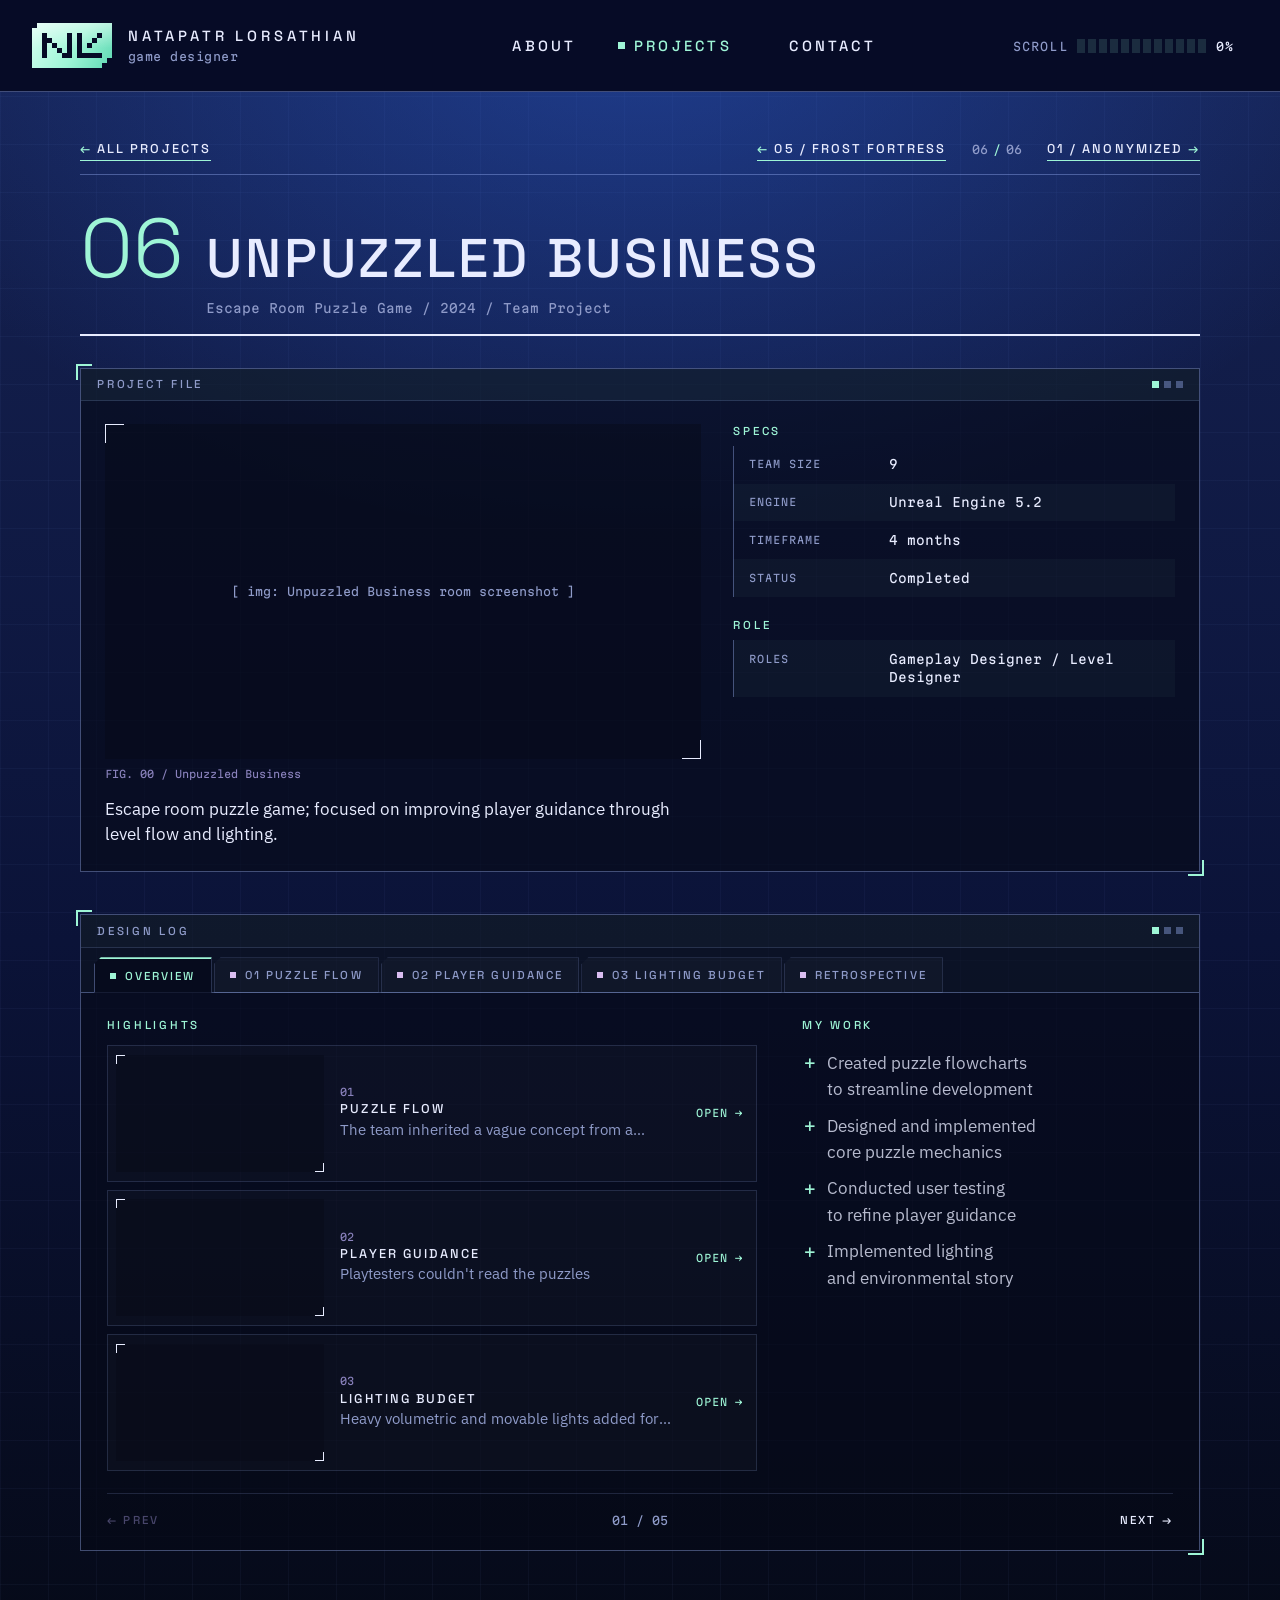
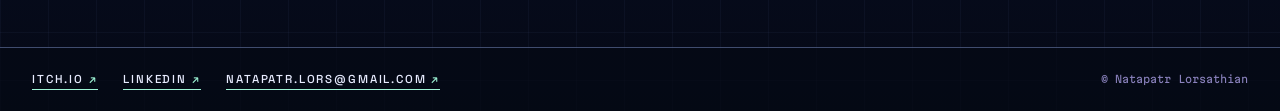
<file: projects/unpuzzled-business/index.html>
<!DOCTYPE html>
<html lang="en">
<head>
<meta charset="utf-8">
<meta name="viewport" content="width=device-width, initial-scale=1">
<title>Unpuzzled Business | Natapatr Lorsathian</title>
<meta name="description" content="Unpuzzled Business - Escape room puzzle game; focused on improving player guidance through level flow and lighting.">
<link rel="canonical" href="https://natapatrl.github.io/portfolio/projects/unpuzzled-business/">
<meta property="og:title" content="Unpuzzled Business | Natapatr Lorsathian">
<meta property="og:description" content="Unpuzzled Business - Escape room puzzle game; focused on improving player guidance through level flow and lighting.">
<meta property="og:type" content="website">
<meta property="og:url" content="https://natapatrl.github.io/portfolio/projects/unpuzzled-business/">
<link rel="icon" href="../../assets/favicon.svg" type="image/svg+xml">
<link rel="preconnect" href="https://fonts.googleapis.com">
<link rel="preconnect" href="https://fonts.gstatic.com" crossorigin>
<link rel="stylesheet" href="https://fonts.googleapis.com/css2?family=Space+Grotesk:wght@300..700&family=IBM+Plex+Sans:wght@400;500&family=Martian+Mono:wdth,wght@75..112.5,300..500&family=Tiny5&display=swap">
<link rel="stylesheet" href="../../assets/style.css">
<script>document.documentElement.classList.add("js")</script>
</head>
<body>
<a class="skip" href="#main">Skip to content</a>
<header class="site-header">
  <a class="brand" href="../../" aria-label="Natapatr Lorsathian, home">
    <img class="brand-mark" src="../../assets/logo.svg" alt="" width="80" height="45">
    <span class="brand-text"><span class="brand-name">NATAPATR LORSATHIAN</span><span class="brand-role">game designer</span></span>
  </a>
  <nav class="site-nav" aria-label="Main"><a href="../../about/">ABOUT</a><a href="../../projects/" class="active" aria-current="page">PROJECTS</a><a href="../../contact/">CONTACT</a></nav>
  <div class="read" aria-hidden="true"><span class="read-label">SCROLL</span><span class="read-cells"></span><span class="read-pct">0%</span></div>
</header>
<main id="main">

<article class="wrap project">
  <nav class="proj-nav" aria-label="Project navigation">
    <a class="back link internal" href="../../projects/"><span class="pn-full">All projects</span><span class="pn-short">Projects</span></a>
    <span class="proj-step">
      <a class="link internal prev" href="../../projects/frost-fortress/" aria-label="Previous project: Frost Fortress"><span class="pn-full">05 / Frost Fortress</span><span class="pn-short">Prev</span></a>
      <span class="proj-count" aria-hidden="true">06<b>/</b>06</span>
      <a class="link internal" href="../../projects/anonymized/" aria-label="Next project: Anonymized"><span class="pn-full">01 / Anonymized</span><span class="pn-short">Next</span></a>
    </span>
  </nav>
  <header class="doc-head page-head"><span class="doc-no" aria-hidden="true">06</span><h1 class="doc-title">Unpuzzled Business</h1><p class="doc-sub">Escape Room Puzzle Game / 2024 / Team Project</p></header>
  <div class="window file-window"><div class="window-bar"><h2 class="window-title">PROJECT FILE</h2><span class="window-lights" aria-hidden="true"><i></i><i></i><i></i></span></div><div class="window-body">
    <div class="file-grid">
      <div class="file-main">
        <figure class="frame hero-ph"><div class="ph" style="aspect-ratio:16/9" role="img" aria-label="Image coming soon: Unpuzzled Business room screenshot"><span>[ img: Unpuzzled Business room screenshot ]</span></div><figcaption>FIG. 00 / Unpuzzled Business</figcaption></figure>
        <p class="file-pitch">Escape room puzzle game; focused on improving player guidance through level flow and lighting.</p>
        
      </div>
      <div class="file-side">
        <dl class="readout">
      <div class="grp">SPECS</div><div class="row"><dt>Team size</dt><dd>9</dd></div><div class="row"><dt>Engine</dt><dd>Unreal Engine 5.2</dd></div><div class="row"><dt>Timeframe</dt><dd>4 months</dd></div><div class="row"><dt>Status</dt><dd>Completed</dd></div>
      <div class="grp">ROLE</div><div class="row"><dt>Roles</dt><dd>Gameplay Designer / Level Designer</dd></div>
    </dl>
        
        
      </div>
    </div>
    </div></div>
  <div class="window dl" data-log><div class="window-bar"><h2 class="window-title">DESIGN LOG</h2><span class="window-lights" aria-hidden="true"><i></i><i></i><i></i></span></div><div class="dl-tabs" role="tablist" aria-label="Design log"><button type="button" class="dl-tab" role="tab" id="dl-t0" aria-controls="dl-p0" aria-selected="true" tabindex="0"><span class="dl-pip seen" aria-hidden="true"></span>OVERVIEW</button><button type="button" class="dl-tab" role="tab" id="dl-t1" aria-controls="dl-p1" aria-selected="false" tabindex="-1"><span class="dl-pip" aria-hidden="true"></span>01 PUZZLE FLOW</button><button type="button" class="dl-tab" role="tab" id="dl-t2" aria-controls="dl-p2" aria-selected="false" tabindex="-1"><span class="dl-pip" aria-hidden="true"></span>02 PLAYER GUIDANCE</button><button type="button" class="dl-tab" role="tab" id="dl-t3" aria-controls="dl-p3" aria-selected="false" tabindex="-1"><span class="dl-pip" aria-hidden="true"></span>03 LIGHTING BUDGET</button><button type="button" class="dl-tab" role="tab" id="dl-t4" aria-controls="dl-p4" aria-selected="false" tabindex="-1"><span class="dl-pip" aria-hidden="true"></span>RETROSPECTIVE</button></div><div class="dl-panes"><div class="dl-pane on" role="tabpanel" id="dl-p0" aria-labelledby="dl-t0" tabindex="0"><div class="dl-content"><div class="dl-overview"><div><h3 class="dl-h">HIGHLIGHTS</h3><div class="dl-menu"><button type="button" class="dl-open" data-go="1"><span class="dl-thumb"><figure class="frame " aria-hidden="true"><div class="ph" style="aspect-ratio:16/9"><span>[ img: Puzzle flowchart ]</span></div></figure></span><span class="dl-mtext"><span class="dl-mno">01</span><span class="dl-mtitle">PUZZLE FLOW</span><span class="dl-mteaser">The team inherited a vague concept from a former member</span></span><span class="dl-go" aria-hidden="true">OPEN &rarr;</span></button><button type="button" class="dl-open" data-go="2"><span class="dl-thumb"><figure class="frame " aria-hidden="true"><div class="ph" style="aspect-ratio:16/9"><span>[ img: Before / after guidance comparison ]</span></div></figure></span><span class="dl-mtext"><span class="dl-mno">02</span><span class="dl-mtitle">PLAYER GUIDANCE</span><span class="dl-mteaser">Playtesters couldn&#x27;t read the puzzles</span></span><span class="dl-go" aria-hidden="true">OPEN &rarr;</span></button><button type="button" class="dl-open" data-go="3"><span class="dl-thumb"><figure class="frame " aria-hidden="true"><div class="ph" style="aspect-ratio:16/9"><span>[ img: Lighting guideline page or lit room ]</span></div></figure></span><span class="dl-mtext"><span class="dl-mno">03</span><span class="dl-mtitle">LIGHTING BUDGET</span><span class="dl-mteaser">Heavy volumetric and movable lights added for guidance started hurting performance</span></span><span class="dl-go" aria-hidden="true">OPEN &rarr;</span></button></div></div><div class="dl-history"><h3 class="dl-h">MY WORK</h3>
      <ul class="plus-list"><li>Created puzzle flowcharts to streamline development</li><li>Designed and implemented core puzzle mechanics</li><li>Conducted user testing to refine player guidance</li><li>Implemented lighting and environmental story</li></ul></div></div></div><div class="dl-step"><button type="button" class="dl-prev" disabled><span aria-hidden="true">&larr; </span>Prev</button><span class="dl-count">01 / 05</span><button type="button" class="dl-next">Next<span aria-hidden="true"> &rarr;</span></button></div></div><div class="dl-pane" role="tabpanel" id="dl-p1" aria-labelledby="dl-t1" tabindex="0"><div class="dl-content"><div class="hl-grid"><figure class="frame hl-fig"><div class="hl-stage"><div class="ph ba-pane on" data-pane="0" role="img" aria-label="Image coming soon: Puzzle flowchart"><span>[ img: Puzzle flowchart ]</span></div></div><figcaption><span class="hl-bar"><span class="hl-cap">FIG. 01 / Puzzle Flow</span></span></figcaption></figure><div><dl class="pdr"><div class=""><dt><b>01</b>PROBLEM</dt><dd><ul class="plus-list pdr-list"><li>The team inherited a vague concept from a former member</li><li>Every role was waiting on someone else</li></ul></dd></div><div class="dec"><dt><b>02</b>DECISION</dt><dd><ul class="plus-list pdr-list"><li>Mapped every puzzle step into a single flowchart: theme, mechanics, items and event triggers</li></ul></dd></div><div class=""><dt><b>03</b>RESULT</dt><dd><ul class="plus-list pdr-list"><li>Art, programming and design could work in parallel, clearing most bottlenecks</li></ul></dd></div></dl></div></div></div><div class="dl-step"><button type="button" class="dl-prev"><span aria-hidden="true">&larr; </span>Prev</button><span class="dl-count">02 / 05</span><button type="button" class="dl-next">Next<span aria-hidden="true"> &rarr;</span></button></div></div><div class="dl-pane" role="tabpanel" id="dl-p2" aria-labelledby="dl-t2" tabindex="0"><div class="dl-content"><div class="hl-grid"><figure class="frame hl-fig"><div class="hl-stage"><div class="ph ba-pane on" data-pane="0" role="img" aria-label="Image coming soon: Before / after guidance comparison"><span>[ img: Before / after guidance comparison ]</span></div></div><figcaption><span class="hl-bar"><span class="hl-cap">FIG. 02 / Player Guidance</span></span></figcaption></figure><div><dl class="pdr"><div class=""><dt><b>01</b>PROBLEM</dt><dd><ul class="plus-list pdr-list"><li>Playtesters couldn&#x27;t read the puzzles</li><li>The diegetic design was hiding how the mechanics worked</li></ul></dd></div><div class="dec"><dt><b>02</b>DECISION</dt><dd><ul class="plus-list pdr-list"><li>Ran playtests focused on guidance</li><li>Added leading lines, adjusted lighting and simplified some puzzle elements</li></ul></dd></div><div class=""><dt><b>03</b>RESULT</dt><dd><ul class="plus-list pdr-list"><li>Puzzles read clearly without breaking immersion</li></ul></dd></div></dl></div></div></div><div class="dl-step"><button type="button" class="dl-prev"><span aria-hidden="true">&larr; </span>Prev</button><span class="dl-count">03 / 05</span><button type="button" class="dl-next">Next<span aria-hidden="true"> &rarr;</span></button></div></div><div class="dl-pane" role="tabpanel" id="dl-p3" aria-labelledby="dl-t3" tabindex="0"><div class="dl-content"><div class="hl-grid"><figure class="frame hl-fig"><div class="hl-stage"><div class="ph ba-pane on" data-pane="0" role="img" aria-label="Image coming soon: Lighting guideline page or lit room"><span>[ img: Lighting guideline page or lit room ]</span></div></div><figcaption><span class="hl-bar"><span class="hl-cap">FIG. 03 / Lighting Budget</span></span></figcaption></figure><div><dl class="pdr"><div class=""><dt><b>01</b>PROBLEM</dt><dd><ul class="plus-list pdr-list"><li>Heavy volumetric and movable lights added for guidance started hurting performance</li></ul></dd></div><div class="dec"><dt><b>02</b>DECISION</dt><dd><ul class="plus-list pdr-list"><li>Wrote a lighting guideline per room with the programmers</li><li>Optimized lights in-engine</li></ul></dd></div><div class=""><dt><b>03</b>RESULT</dt><dd><ul class="plus-list pdr-list"><li>[ result: performance or guidance outcome ]</li></ul></dd></div></dl></div></div></div><div class="dl-step"><button type="button" class="dl-prev"><span aria-hidden="true">&larr; </span>Prev</button><span class="dl-count">04 / 05</span><button type="button" class="dl-next">Next<span aria-hidden="true"> &rarr;</span></button></div></div><div class="dl-pane" role="tabpanel" id="dl-p4" aria-labelledby="dl-t4" tabindex="0"><div class="dl-content"><dl class="pdr"><div><dt><b>01</b>LESSON</dt><dd>[ 1–2 lines: what I learned / what I&#x27;d do next ]</dd></div></dl></div><div class="dl-step"><button type="button" class="dl-prev"><span aria-hidden="true">&larr; </span>Prev</button><span class="dl-count">05 / 05</span><button type="button" class="dl-next" disabled>Next<span aria-hidden="true"> &rarr;</span></button></div></div></div></div>
</article>

</main>
<footer class="site-footer">
  <div class="footer-links">
    <a class="link" href="https://twonah.itch.io/" target="_blank" rel="noopener">itch.io<span class="sr-only"> (opens in new tab)</span></a>
    <a class="link" href="https://www.linkedin.com/in/natapatrl" target="_blank" rel="noopener">LinkedIn<span class="sr-only"> (opens in new tab)</span></a>
    <a class="js-email link" data-u="natapatr.lors" data-d="gmail.com" href="../../contact/">natapatr.lors [at] gmail [dot] com</a>
  </div>
  <p class="footer-note">&copy; Natapatr Lorsathian</p>
</footer>
<script src="../../assets/site.js"></script>
</body>
</html>
</file>
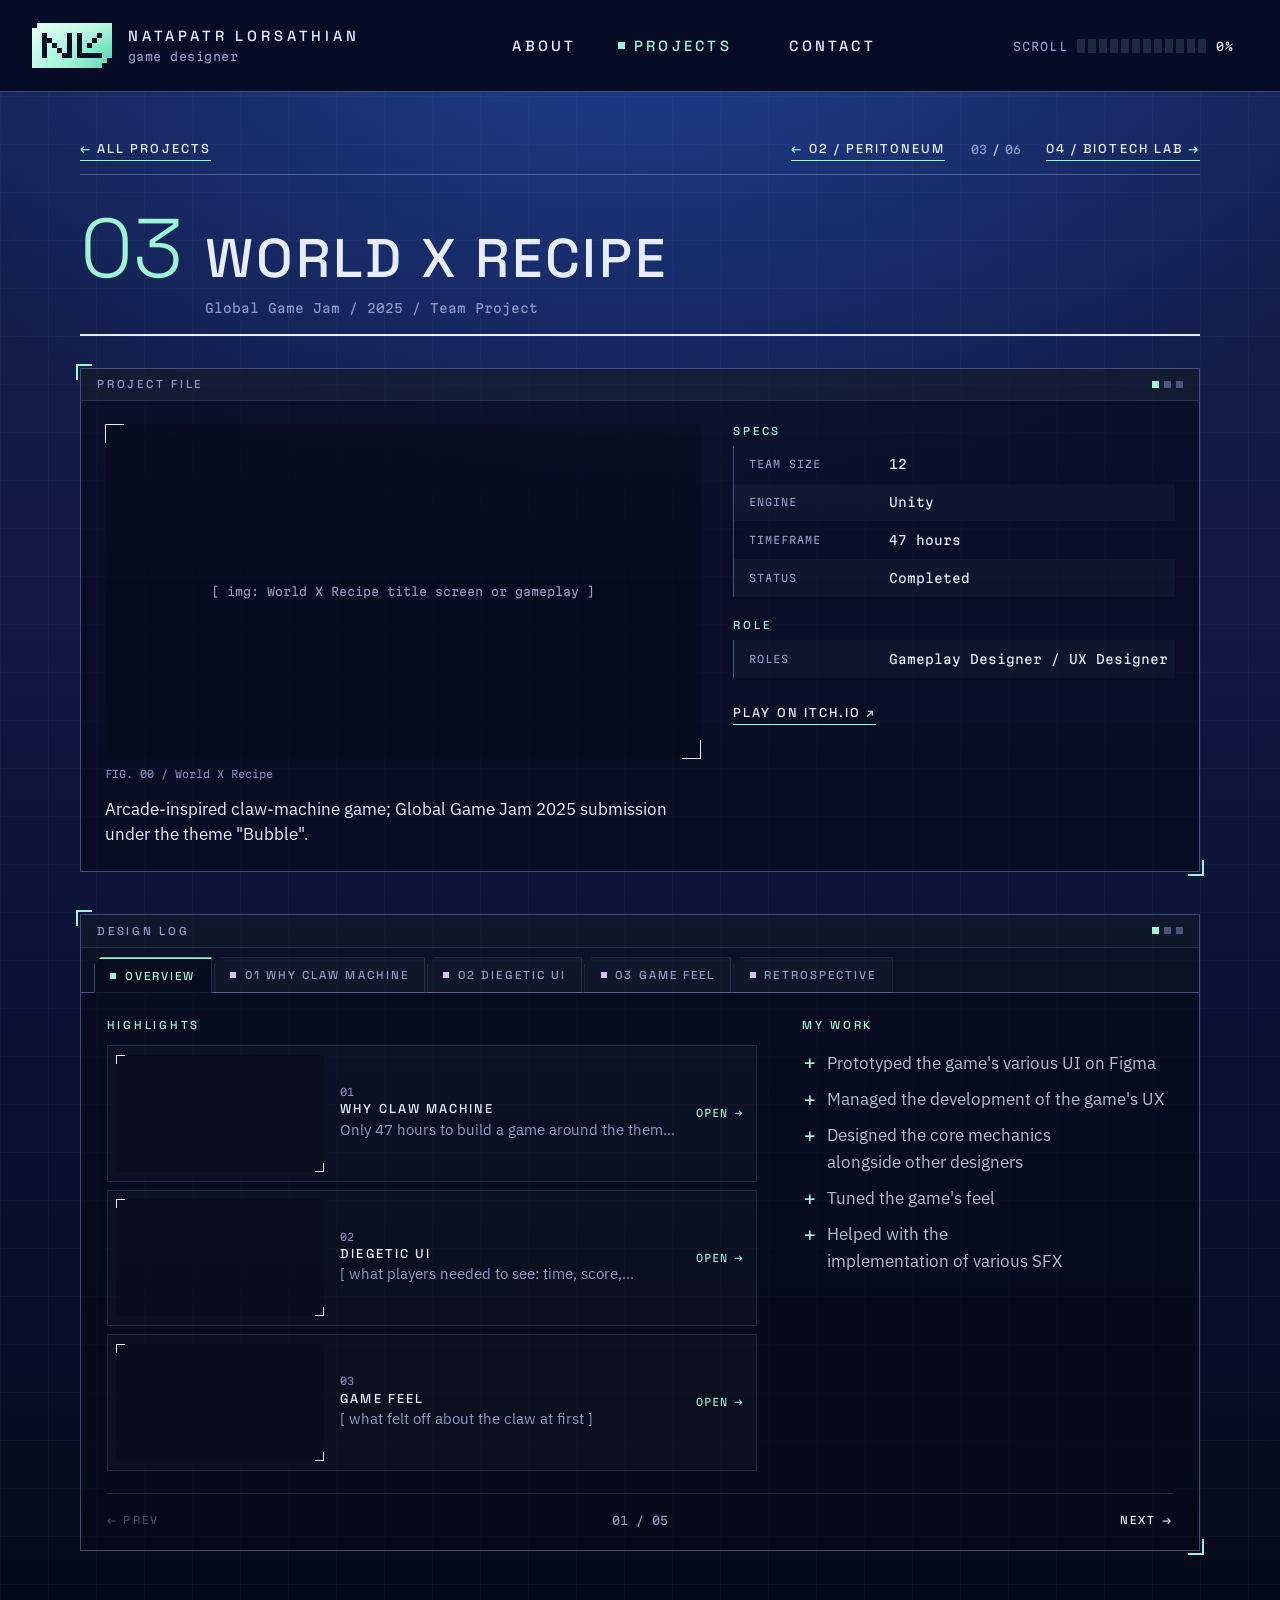
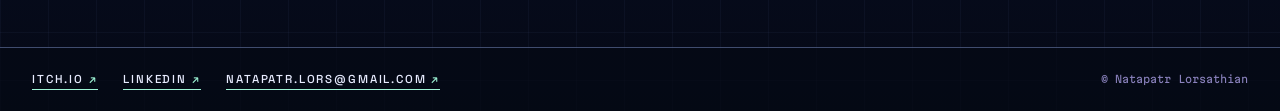
<file: projects/world-x-recipe/index.html>
<!DOCTYPE html>
<html lang="en">
<head>
<meta charset="utf-8">
<meta name="viewport" content="width=device-width, initial-scale=1">
<title>World X Recipe | Natapatr Lorsathian</title>
<meta name="description" content="World X Recipe - Arcade-inspired claw-machine game; Global Game Jam 2025 submission under the theme &quot;Bubble&quot;.">
<link rel="canonical" href="https://natapatrl.github.io/portfolio/projects/world-x-recipe/">
<meta property="og:title" content="World X Recipe | Natapatr Lorsathian">
<meta property="og:description" content="World X Recipe - Arcade-inspired claw-machine game; Global Game Jam 2025 submission under the theme &quot;Bubble&quot;.">
<meta property="og:type" content="website">
<meta property="og:url" content="https://natapatrl.github.io/portfolio/projects/world-x-recipe/">
<link rel="icon" href="../../assets/favicon.svg" type="image/svg+xml">
<link rel="preconnect" href="https://fonts.googleapis.com">
<link rel="preconnect" href="https://fonts.gstatic.com" crossorigin>
<link rel="stylesheet" href="https://fonts.googleapis.com/css2?family=Space+Grotesk:wght@300..700&family=IBM+Plex+Sans:wght@400;500&family=Martian+Mono:wdth,wght@75..112.5,300..500&family=Tiny5&display=swap">
<link rel="stylesheet" href="../../assets/style.css">
<script>document.documentElement.classList.add("js")</script>
</head>
<body>
<a class="skip" href="#main">Skip to content</a>
<header class="site-header">
  <a class="brand" href="../../" aria-label="Natapatr Lorsathian, home">
    <img class="brand-mark" src="../../assets/logo.svg" alt="" width="80" height="45">
    <span class="brand-text"><span class="brand-name">NATAPATR LORSATHIAN</span><span class="brand-role">game designer</span></span>
  </a>
  <nav class="site-nav" aria-label="Main"><a href="../../about/">ABOUT</a><a href="../../projects/" class="active" aria-current="page">PROJECTS</a><a href="../../contact/">CONTACT</a></nav>
  <div class="read" aria-hidden="true"><span class="read-label">SCROLL</span><span class="read-cells"></span><span class="read-pct">0%</span></div>
</header>
<main id="main">

<article class="wrap project">
  <nav class="proj-nav" aria-label="Project navigation">
    <a class="back link internal" href="../../projects/"><span class="pn-full">All projects</span><span class="pn-short">Projects</span></a>
    <span class="proj-step">
      <a class="link internal prev" href="../../projects/peritoneum/" aria-label="Previous project: Peritoneum"><span class="pn-full">02 / Peritoneum</span><span class="pn-short">Prev</span></a>
      <span class="proj-count" aria-hidden="true">03<b>/</b>06</span>
      <a class="link internal" href="../../projects/biotech-lab/" aria-label="Next project: Biotech Lab"><span class="pn-full">04 / Biotech Lab</span><span class="pn-short">Next</span></a>
    </span>
  </nav>
  <header class="doc-head page-head"><span class="doc-no" aria-hidden="true">03</span><h1 class="doc-title">World X Recipe</h1><p class="doc-sub">Global Game Jam / 2025 / Team Project</p></header>
  <div class="window file-window"><div class="window-bar"><h2 class="window-title">PROJECT FILE</h2><span class="window-lights" aria-hidden="true"><i></i><i></i><i></i></span></div><div class="window-body">
    <div class="file-grid">
      <div class="file-main">
        <figure class="frame hero-ph"><div class="ph" style="aspect-ratio:16/9" role="img" aria-label="Image coming soon: World X Recipe title screen or gameplay"><span>[ img: World X Recipe title screen or gameplay ]</span></div><figcaption>FIG. 00 / World X Recipe</figcaption></figure>
        <p class="file-pitch">Arcade-inspired claw-machine game; Global Game Jam 2025 submission under the theme &quot;Bubble&quot;.</p>
        
      </div>
      <div class="file-side">
        <dl class="readout">
      <div class="grp">SPECS</div><div class="row"><dt>Team size</dt><dd>12</dd></div><div class="row"><dt>Engine</dt><dd>Unity</dd></div><div class="row"><dt>Timeframe</dt><dd>47 hours</dd></div><div class="row"><dt>Status</dt><dd>Completed</dd></div>
      <div class="grp">ROLE</div><div class="row"><dt>Roles</dt><dd>Gameplay Designer / UX Designer</dd></div>
    </dl>
        
        <div class="links"><a class="link" href="https://arkudada.itch.io/wxr" target="_blank" rel="noopener">Play on itch.io<span class="sr-only"> (opens in new tab)</span></a></div>
      </div>
    </div>
    </div></div>
  <div class="window dl" data-log><div class="window-bar"><h2 class="window-title">DESIGN LOG</h2><span class="window-lights" aria-hidden="true"><i></i><i></i><i></i></span></div><div class="dl-tabs" role="tablist" aria-label="Design log"><button type="button" class="dl-tab" role="tab" id="dl-t0" aria-controls="dl-p0" aria-selected="true" tabindex="0"><span class="dl-pip seen" aria-hidden="true"></span>OVERVIEW</button><button type="button" class="dl-tab" role="tab" id="dl-t1" aria-controls="dl-p1" aria-selected="false" tabindex="-1"><span class="dl-pip" aria-hidden="true"></span>01 WHY CLAW MACHINE</button><button type="button" class="dl-tab" role="tab" id="dl-t2" aria-controls="dl-p2" aria-selected="false" tabindex="-1"><span class="dl-pip" aria-hidden="true"></span>02 DIEGETIC UI</button><button type="button" class="dl-tab" role="tab" id="dl-t3" aria-controls="dl-p3" aria-selected="false" tabindex="-1"><span class="dl-pip" aria-hidden="true"></span>03 GAME FEEL</button><button type="button" class="dl-tab" role="tab" id="dl-t4" aria-controls="dl-p4" aria-selected="false" tabindex="-1"><span class="dl-pip" aria-hidden="true"></span>RETROSPECTIVE</button></div><div class="dl-panes"><div class="dl-pane on" role="tabpanel" id="dl-p0" aria-labelledby="dl-t0" tabindex="0"><div class="dl-content"><div class="dl-overview"><div><h3 class="dl-h">HIGHLIGHTS</h3><div class="dl-menu"><button type="button" class="dl-open" data-go="1"><span class="dl-thumb"><figure class="frame " aria-hidden="true"><div class="ph" style="aspect-ratio:16/9"><span>[ img: Claw gameplay ]</span></div></figure></span><span class="dl-mtext"><span class="dl-mno">01</span><span class="dl-mtitle">WHY CLAW MACHINE</span><span class="dl-mteaser">Only 47 hours to build a game around the theme &quot;Bubble&quot;</span></span><span class="dl-go" aria-hidden="true">OPEN &rarr;</span></button><button type="button" class="dl-open" data-go="2"><span class="dl-thumb"><figure class="frame " aria-hidden="true"><div class="ph" style="aspect-ratio:16/9"><span>[ img: Figma prototype or in-game machine UI ]</span></div></figure></span><span class="dl-mtext"><span class="dl-mno">02</span><span class="dl-mtitle">DIEGETIC UI</span><span class="dl-mteaser">[ what players needed to see: time, score, controls ]</span></span><span class="dl-go" aria-hidden="true">OPEN &rarr;</span></button><button type="button" class="dl-open" data-go="3"><span class="dl-thumb"><figure class="frame " aria-hidden="true"><div class="ph" style="aspect-ratio:16/9"><span>[ img: Claw handling clip ]</span></div></figure></span><span class="dl-mtext"><span class="dl-mno">03</span><span class="dl-mtitle">GAME FEEL</span><span class="dl-mteaser">[ what felt off about the claw at first ]</span></span><span class="dl-go" aria-hidden="true">OPEN &rarr;</span></button></div></div><div class="dl-history"><h3 class="dl-h">MY WORK</h3>
      <ul class="plus-list"><li>Prototyped the game&#x27;s various UI on Figma</li><li>Managed the development of the game&#x27;s UX</li><li>Designed the core mechanics alongside other designers</li><li>Tuned the game&#x27;s feel</li><li>Helped with the implementation of various SFX</li></ul></div></div></div><div class="dl-step"><button type="button" class="dl-prev" disabled><span aria-hidden="true">&larr; </span>Prev</button><span class="dl-count">01 / 05</span><button type="button" class="dl-next">Next<span aria-hidden="true"> &rarr;</span></button></div></div><div class="dl-pane" role="tabpanel" id="dl-p1" aria-labelledby="dl-t1" tabindex="0"><div class="dl-content"><div class="hl-grid"><figure class="frame hl-fig"><div class="hl-stage"><div class="ph ba-pane on" data-pane="0" role="img" aria-label="Image coming soon: Claw gameplay"><span>[ img: Claw gameplay ]</span></div></div><figcaption><span class="hl-bar"><span class="hl-cap">FIG. 01 / Why Claw Machine</span></span></figcaption></figure><div><dl class="pdr"><div class=""><dt><b>01</b>PROBLEM</dt><dd><ul class="plus-list pdr-list"><li>Only&nbsp;47 hours to build a game around the theme &quot;Bubble&quot;</li></ul></dd></div><div class="dec"><dt><b>02</b>DECISION</dt><dd><ul class="plus-list pdr-list"><li>Chose an arcade claw machine: a short loop and a clear goal</li><li>Bubbles&#x27; upward pull maps onto grab and lift</li></ul></dd></div><div class=""><dt><b>03</b>RESULT</dt><dd><ul class="plus-list pdr-list"><li>[ how the idea landed with players / at the jam ]</li></ul></dd></div></dl></div></div></div><div class="dl-step"><button type="button" class="dl-prev"><span aria-hidden="true">&larr; </span>Prev</button><span class="dl-count">02 / 05</span><button type="button" class="dl-next">Next<span aria-hidden="true"> &rarr;</span></button></div></div><div class="dl-pane" role="tabpanel" id="dl-p2" aria-labelledby="dl-t2" tabindex="0"><div class="dl-content"><div class="hl-grid"><figure class="frame hl-fig"><div class="hl-stage"><div class="ph ba-pane on" data-pane="0" role="img" aria-label="Image coming soon: Figma prototype or in-game machine UI"><span>[ img: Figma prototype or in-game machine UI ]</span></div></div><figcaption><span class="hl-bar"><span class="hl-cap">FIG. 02 / Diegetic UI</span></span></figcaption></figure><div><dl class="pdr"><div class=""><dt><b>01</b>PROBLEM</dt><dd><ul class="plus-list pdr-list"><li>[ what players needed to see: time, score, controls ]</li></ul></dd></div><div class="dec"><dt><b>02</b>DECISION</dt><dd><ul class="plus-list pdr-list"><li>[ how it was built into the arcade machine itself, prototyped in Figma ]</li></ul></dd></div><div class=""><dt><b>03</b>RESULT</dt><dd><ul class="plus-list pdr-list"><li>[ effect on the arcade feel ]</li></ul></dd></div></dl></div></div></div><div class="dl-step"><button type="button" class="dl-prev"><span aria-hidden="true">&larr; </span>Prev</button><span class="dl-count">03 / 05</span><button type="button" class="dl-next">Next<span aria-hidden="true"> &rarr;</span></button></div></div><div class="dl-pane" role="tabpanel" id="dl-p3" aria-labelledby="dl-t3" tabindex="0"><div class="dl-content"><div class="hl-grid"><figure class="frame hl-fig"><div class="hl-stage"><div class="ph ba-pane on" data-pane="0" role="img" aria-label="Image coming soon: Claw handling clip"><span>[ img: Claw handling clip ]</span></div></div><figcaption><span class="hl-bar"><span class="hl-cap">FIG. 03 / Game Feel</span></span></figcaption></figure><div><dl class="pdr"><div class=""><dt><b>01</b>PROBLEM</dt><dd><ul class="plus-list pdr-list"><li>[ what felt off about the claw at first ]</li></ul></dd></div><div class="dec"><dt><b>02</b>DECISION</dt><dd><ul class="plus-list pdr-list"><li>[ what was tuned: speed, weight, grab timing ]</li></ul></dd></div><div class=""><dt><b>03</b>RESULT</dt><dd><ul class="plus-list pdr-list"><li>[ how it felt after tuning ]</li></ul></dd></div></dl></div></div></div><div class="dl-step"><button type="button" class="dl-prev"><span aria-hidden="true">&larr; </span>Prev</button><span class="dl-count">04 / 05</span><button type="button" class="dl-next">Next<span aria-hidden="true"> &rarr;</span></button></div></div><div class="dl-pane" role="tabpanel" id="dl-p4" aria-labelledby="dl-t4" tabindex="0"><div class="dl-content"><dl class="pdr"><div><dt><b>01</b>LESSON</dt><dd>[ 1–2 lines: what I learned / what I&#x27;d do next ]</dd></div></dl></div><div class="dl-step"><button type="button" class="dl-prev"><span aria-hidden="true">&larr; </span>Prev</button><span class="dl-count">05 / 05</span><button type="button" class="dl-next" disabled>Next<span aria-hidden="true"> &rarr;</span></button></div></div></div></div>
</article>

</main>
<footer class="site-footer">
  <div class="footer-links">
    <a class="link" href="https://twonah.itch.io/" target="_blank" rel="noopener">itch.io<span class="sr-only"> (opens in new tab)</span></a>
    <a class="link" href="https://www.linkedin.com/in/natapatrl" target="_blank" rel="noopener">LinkedIn<span class="sr-only"> (opens in new tab)</span></a>
    <a class="js-email link" data-u="natapatr.lors" data-d="gmail.com" href="../../contact/">natapatr.lors [at] gmail [dot] com</a>
  </div>
  <p class="footer-note">&copy; Natapatr Lorsathian</p>
</footer>
<script src="../../assets/site.js"></script>
</body>
</html>
</file>
<file: assets/style.css>
/* =========================================================
   Theme: technical datasheet base + HUD project list/readout
   + terminal flairs. Sharp edges, rules instead of boxes.
   Fonts: Space Grotesk (headings), IBM Plex Sans (body),
   Martian Mono (labels/specs), Tiny5 (quest band only).
   ========================================================= */
:root {
  --navy: #162354;
  --deep: #0b1338;
  --ink: #050915;
  --head: #e8ecff;
  --body: rgba(232, 236, 255, 0.78);
  --muted: #8f9bc9;
  --dim: #8a82bd;   /* lavender-leaning; 5.2:1 or more on every panel (old #5d6aa0 was 3.5:1) */
  --line: rgba(160, 185, 255, 0.16);
  --line-strong: rgba(160, 185, 255, 0.38);
  --mint: #9ef5d6;
  --lav: #d9bdf0;
  --grot: "Space Grotesk", "Segoe UI", system-ui, sans-serif;
  --plex: "IBM Plex Sans", "Segoe UI", system-ui, sans-serif;
  --mono: "Martian Mono", ui-monospace, "Courier New", monospace;
  --pixel: "Tiny5", "Courier New", monospace;
  /* type scale: every size on the site comes from here */
  --fs-micro: 0.64rem;   /* mono: captions, meter, footer, spec labels */
  --fs-label: 0.72rem;   /* mono: section numbers, ids, meta, image labels */
  --fs-data: 0.78rem;    /* mono: spec values, sub-headings */
  --fs-caps-s: 0.72rem;  /* grotesk caps: name, spec groups, footer links */
  --fs-caps: 0.8rem;     /* grotesk caps: nav, links */
  --fs-caps-l: 0.92rem;  /* grotesk caps: section titles */
  --fs-body-s: 0.92rem;  /* plex: secondary text, reply options */
  --fs-body: 1.04rem;    /* plex: all body text and lists */
}

* { box-sizing: border-box; }
/* --hh (top bar height) and --nh (sticky project nav height) are set by site.js, so in-page jumps
   and keyboard focus never land under the sticky bars. */
html { background: var(--ink); scroll-behavior: smooth; scroll-padding-top: calc(var(--hh, 92px) + var(--nh, 0px) + 16px); }
body {
  margin: 0;
  color: var(--head);
  font: 400 1rem/1.6 var(--grot);
  background:
    radial-gradient(ellipse 90% 45% at 50% 0%, rgba(43, 95, 217, 0.45), transparent 70%),
    linear-gradient(rgba(140, 170, 255, 0.045) 1px, transparent 1px) 0 0 / 48px 48px,
    linear-gradient(90deg, rgba(140, 170, 255, 0.045) 1px, transparent 1px) 0 0 / 48px 48px,
    linear-gradient(180deg, var(--navy), var(--deep) 55%, var(--ink));
  background-color: var(--ink);
  min-height: 100vh;
  display: flex;
  flex-direction: column;
}
main { flex: 1; }
main > section:first-child:not(.hero), main > article:first-child { padding-top: 2.8rem; }
main > article.project:first-child { padding-top: 2rem; }
a { color: var(--mint); }
a:hover { color: var(--head); }
p { margin: 0 0 0.85rem; }
h1, h2, h3 { font-family: var(--grot); font-weight: 500; line-height: 1.15; margin: 0; }
.wrap { width: min(1120px, 100% - 2.5rem); margin-inline: auto; }

.skip { position: absolute; left: -999px; }
.skip:focus { left: 1rem; top: 1rem; background: var(--head); color: var(--deep); padding: 0.5rem 1rem; z-index: 9; }
:focus-visible { outline: 1px solid var(--mint); outline-offset: 4px; }

/* ---------- Header ---------- */
.site-header {
  position: sticky;
  top: 0;
  z-index: 5;
  display: grid;
  grid-template-columns: auto 1fr auto;
  align-items: center;
  gap: 2rem;
  height: 92px;
  padding: 0 2rem;
  background: #060b26;
  border-bottom: 1px solid var(--line-strong);
}
.brand { display: flex; align-items: center; gap: 1rem; text-decoration: none; color: var(--head); }
.brand-mark { display: block; height: 45px; width: 80px; image-rendering: pixelated; }
.brand-name { display: block; white-space: nowrap; font: 500 var(--fs-caps-l)/1.2 var(--grot); letter-spacing: 0.26em; }
.brand-role { display: block; font: 400 var(--fs-label) var(--mono); color: var(--muted); letter-spacing: 0.04em; margin-top: 0.25rem; }
.brand:hover .brand-name { color: var(--mint); }
.site-nav { display: flex; justify-content: center; gap: 0.4rem; }
.site-nav a {
  display: flex;
  align-items: center;
  gap: 0.55rem;
  padding: 0.7rem 1.1rem;
  font: 500 var(--fs-caps-l) var(--grot);
  letter-spacing: 0.22em;
  color: var(--head);
  text-decoration: none;
}
.site-nav a::before { content: ""; width: 7px; height: 7px; background: var(--mint); opacity: 0; }
.site-nav a:hover::before, .site-nav a.active::before { opacity: 1; }
.site-nav a.active { color: var(--mint); }
.read { display: flex; align-items: center; gap: 0.6rem; font: 400 var(--fs-label) var(--mono); color: var(--muted); letter-spacing: 0.1em; }
.read-cells { display: flex; gap: 3px; }
.read-cells i { width: 8px; height: 14px; background: rgba(158, 245, 214, 0.14); }
.read-cells i.on { background: var(--mint); }
.read.off { visibility: hidden; }
.read-pct { min-width: 4ch; color: var(--head); text-align: left; }

/* ---------- Shared type ---------- */
.prose p { font-family: var(--plex); color: var(--body); font-size: var(--fs-body); line-height: 1.72; max-width: 64ch; }
.sec {
  display: flex;
  align-items: baseline;
  gap: 0.9rem;
  font-size: var(--fs-caps-l);
  letter-spacing: 0.18em;
  text-transform: uppercase;
  border-top: 1px solid var(--line-strong);
  padding-top: 0.75rem;
  margin: 2.4rem 0 1rem;
}
.sec-no { font: 400 var(--fs-label) var(--mono); letter-spacing: 0.04em; color: var(--mint); text-transform: none; white-space: nowrap; flex: none; }

/* Datasheet heading: dim number + title share one baseline; the sub-line gets its own row */
.doc-head {
  display: grid;
  grid-template-columns: auto minmax(0, 1fr);
  column-gap: 1.4rem;
  align-items: baseline;
  border-bottom: 2px solid var(--head);
  padding-bottom: 1rem;
}
.doc-no { grid-column: 1; grid-row: 1; font: 300 clamp(3rem, 8vw, 5.2rem)/1 var(--grot); color: var(--mint); }
.doc-title { grid-column: 2; grid-row: 1; font-size: clamp(2rem, 5.5vw, 3.4rem); letter-spacing: 0.05em; text-transform: uppercase; line-height: 1; overflow-wrap: break-word; }
.doc-sub { grid-column: 2; grid-row: 2; font: 400 var(--fs-data)/1.5 var(--mono); color: var(--muted); margin: 0.55rem 0 0; }
.doc-head:not(:has(.doc-no)) .doc-title, .doc-head:not(:has(.doc-no)) .doc-sub { grid-column: 1 / -1; }
.page-head { margin-bottom: 2rem; }
/* compact version for About / Projects / Contact */
.doc-head.compact { margin-bottom: 1.6rem; }
.doc-head.compact .doc-no { font-size: clamp(2.2rem, 5vw, 3.2rem); }
.doc-head.compact .doc-title { font-size: clamp(1.5rem, 3.4vw, 2.2rem); }

/* boxed panel, same frame as the About chat window */
.frame-box { background: rgba(5, 9, 21, 0.5); border: 1px solid var(--line-strong); border-radius: 4px; padding: 0.4rem 1.4rem 1.6rem; }
.frame-box > .sec:first-child { border-top: 0; margin-top: 0.6rem; }
.list-box { padding: 0.3rem 0.4rem; }
.list-box .missions { border-top: 0; }
.list-box .mission:last-child { border-bottom: 0; }

/* About / Projects / Contact share one centered column */
/* Every page uses the same 1120px frame (user, 2026-11-08), so nothing jumps between pages. */
.section-page { }

/* Links: underlined caps, arrow for external */
.links { display: flex; flex-wrap: wrap; gap: 0.6rem 1.8rem; margin: 1.6rem 0 0; }
.link {
  font: 500 var(--fs-caps) var(--grot);
  letter-spacing: 0.16em;
  text-transform: uppercase;
  color: var(--head);
  text-decoration: none;
  border-bottom: 1px solid var(--mint);
  padding: 0.2rem 0;
}
/* decorative arrows: the "/ ''" part gives them empty alt text so screen readers skip them */
.link::after { content: " \2197"; content: " \2197" / ""; color: var(--mint); }
.link.internal::after { content: " \2192"; content: " \2192" / ""; }
.link.internal.prev::after { content: none; }
.link.internal.prev::before { content: "\2190"; content: "\2190" / ""; color: var(--mint); margin-right: 0.4em; }
.link:hover { color: var(--mint); }
.footer-links .link { font-size: var(--fs-caps-s); }

/* "+" bullet list */
.plus-list { list-style: none; padding: 0; margin: 0; font-family: var(--plex); font-size: var(--fs-body); color: var(--body); }
.plus-list li { position: relative; padding: 0.3rem 0 0.3rem 1.6rem; line-height: 1.6; }
.plus-list li::before { content: "+"; content: "+" / ""; position: absolute; left: 0.15rem; top: 0.28rem; color: var(--mint); font-family: var(--mono); }

/* Image frames: crop-mark corners, no box */
.frame { margin: 0; }
.ph {
  position: relative;
  width: 100%;
  display: grid;
  place-items: center;
  padding: 1rem;
  text-align: center;
  background: rgba(5, 9, 21, 0.4);
  font: 400 var(--fs-label) var(--mono);
  color: var(--muted);
}
.ph::before, .ph::after { content: ""; position: absolute; width: 18px; height: 18px; border: 1px solid var(--head); }
.ph::before { top: 0; left: 0; border-right: 0; border-bottom: 0; }
.ph::after { bottom: 0; right: 0; border-left: 0; border-top: 0; }
.frame figcaption { font: 400 var(--fs-micro) var(--mono); color: var(--dim); margin-top: 0.55rem; }
.hero-ph { margin-bottom: 0; }
/* Project page: media + spec readout share one window, so the image no longer fills the screen */
.file-window { margin-bottom: 2.6rem; }
.file-window .window-body { padding: 1.4rem 1.5rem 1.5rem; }
.file-grid { display: grid; grid-template-columns: 1.35fr 1fr; gap: 1.5rem 2rem; align-items: start; }
.file-main .file-pitch { margin: 1.1rem 0 0; }
.file-plays { margin: .6rem 0 0; font: 400 var(--fs-body-s)/1.55 var(--plex); color: var(--muted); }   /* how the game plays, under the pitch */
.file-side .links { margin-top: 1.4rem; }
/* Awards: a small group under the specs, styled like the SPECS / ROLE group labels */
.file-awards { margin-top: 1.3rem; }
.file-awards .grp { margin: 0; padding: 0 0 0.5rem; font: 500 var(--fs-caps-s) var(--grot); letter-spacing: 0.24em; color: var(--mint); }
.file-awards ul { list-style: none; margin: 0; padding: 0; display: grid; gap: 0.4rem; }
.file-awards li { display: flex; gap: 0.6rem; align-items: baseline; font: 400 var(--fs-body-s)/1.4 var(--plex); color: var(--lav); }
.file-awards svg { width: 10px; height: 10px; fill: currentColor; flex: none; position: relative; top: 1px; }
.proj-body { max-width: 760px; }

/* ---------- Mission-select project list ---------- */
.missions { display: grid; border-top: 1px solid var(--line-strong); }
.mission {
  display: grid;
  grid-template-columns: 2.4rem 10.5rem 1fr auto;
  gap: 1.4rem;
  align-items: center;
  padding: 1.15rem 1.2rem 1.15rem 1rem;
  border-bottom: 1px solid var(--line);
  border-left: 2px solid transparent;
  text-decoration: none;
  color: var(--muted);
  transition: background 0.15s, border-color 0.15s;
}
.mission:hover, .mission:focus-visible {
  background: linear-gradient(90deg, rgba(158, 245, 214, 0.11), rgba(158, 245, 214, 0) 75%);
  border-left-color: var(--mint);
  color: var(--head);
  outline: none;
}
.m-id { font: 400 var(--fs-label) var(--mono); color: var(--dim); }
.m-thumb .ph { padding: 0.4rem; font-size: var(--fs-micro); line-height: 1.4; transition: background 0.15s; }
.m-thumb .ph::before, .m-thumb .ph::after { width: 10px; height: 10px; }
.mission:hover .m-thumb .ph { background: rgba(158, 245, 214, 0.08); }
.mission:hover .m-id { color: var(--mint); }
.m-title { display: block; font: 500 1.2rem var(--grot); letter-spacing: 0.06em; text-transform: uppercase; color: var(--head); }
.m-title .slash { color: var(--dim); margin-left: 0.15em; }
.m-title .slash::after { content: "_"; content: "_" / ""; color: var(--mint); opacity: 0; }
.mission:hover .m-title .slash { color: var(--mint); }
.mission:hover .m-title .slash::after { opacity: 1; animation: blink 1s steps(1) infinite; }
.m-genre { display: block; font: 400 var(--fs-body-s)/1.4 var(--plex); color: var(--muted); margin-top: 0.2rem; }
/* year / team / engine readout on the right of each row */
.m-spec { display: grid; gap: 0.3rem; font: 400 var(--fs-label)/1 var(--mono); color: var(--head); white-space: nowrap; }
.m-spec { width: 10.4rem; }
.m-spec > span { display: grid; grid-template-columns: 4.2rem auto; }
.m-spec b { font-weight: 400; color: var(--dim); font-size: var(--fs-micro); letter-spacing: 0.1em; margin-right: 0.6rem; }
.mission:hover .m-spec { color: var(--mint); }
/* discipline tags: small HUD chips with a pixel icon, colour-coded */
.chips { display: flex; flex-wrap: wrap; gap: 0.4rem; margin-top: 0.55rem; }
ul.chips { list-style: none; padding: 0; margin-bottom: 0; }
.chip {
  --c: var(--mint);
  display: inline-flex;
  align-items: center;
  gap: 0.45rem;
  padding: 0.28rem 0.6rem 0.28rem 0.5rem;
  font: 500 var(--fs-micro)/1 var(--mono);
  letter-spacing: 0.08em;
  text-transform: uppercase;
  color: var(--c);
  background: color-mix(in srgb, var(--c) 9%, transparent);
  border: 1px solid color-mix(in srgb, var(--c) 45%, transparent);
  clip-path: polygon(5px 0, 100% 0, 100% 100%, 0 100%, 0 5px);
}
.chip svg { width: 10px; height: 10px; fill: currentColor; flex: none; }
.chip.t-level { --c: var(--lav); }
.chip.t-ux { --c: #9dc4ff; }
.mission:hover .chip { background: color-mix(in srgb, var(--c) 16%, transparent); }

/* ---------- Spec readout ---------- */
.readout { margin: 0; font: 400 var(--fs-data)/1.5 var(--mono); }
.readout .grp { font: 500 var(--fs-caps-s) var(--grot); letter-spacing: 0.24em; color: var(--mint); padding: 0 0 0.5rem; }
.readout .grp:not(:first-child) { padding-top: 1.3rem; }
.readout .row {
  display: grid;
  grid-template-columns: 7.8rem 1fr;
  gap: 1rem;
  padding: 0.6rem 0 0.6rem 0.9rem;
  border-left: 1px solid var(--line-strong);
}
.readout .row:nth-of-type(odd) { background: rgba(158, 245, 214, 0.03); }
.readout dt { color: var(--muted); text-transform: uppercase; font-size: var(--fs-micro); letter-spacing: 0.1em; padding-top: 0.12rem; }
.readout dd { margin: 0; color: var(--head); overflow-wrap: anywhere; }

/* ---------- Home ---------- */
/* Content windows (home): sharp frame, mint corner brackets, title bar with status lights */
.hero { padding: 2.4rem 0 2.2rem; }
.window { position: relative; background: rgba(5, 9, 21, 0.62); border: 1px solid var(--line-strong); }
.window::before, .window::after { content: ""; position: absolute; width: 14px; height: 14px; border: 2px solid var(--mint); pointer-events: none; }
.window::before { top: -5px; left: -5px; border-right: 0; border-bottom: 0; }
.window::after { bottom: -5px; right: -5px; border-left: 0; border-top: 0; }
.window-bar {
  display: flex; justify-content: space-between; align-items: center; gap: 1rem;
  padding: 0.55rem 1rem;
  border-bottom: 1px solid var(--line);
  background: rgba(158, 245, 214, 0.05);
  font: 500 var(--fs-caps-s) var(--grot); letter-spacing: 0.24em; color: var(--muted);
}
.window-title { display: flex; align-items: center; gap: 0.8rem; margin: 0; font: inherit; letter-spacing: inherit; }
.window-tag { font: 500 var(--fs-micro)/1 var(--mono); letter-spacing: 0.1em; color: var(--deep); background: var(--mint); padding: 0.22rem 0.4rem; }
.window-lights { display: flex; gap: 5px; }
.window-lights i { width: 7px; height: 7px; background: var(--line-strong); }
.window-lights i:first-child { background: var(--mint); }
.window-body { padding: 1.5rem 1.6rem 1.6rem; }
.hud-label { margin: 0; font: 400 var(--fs-label)/1.6 var(--mono); letter-spacing: 0.12em; color: var(--muted); }
.hud-label::before { content: ""; display: inline-block; width: 6px; height: 6px; background: var(--mint); margin-right: 0.7rem; vertical-align: 1px; }
.hud-label + .out { margin-top: 0.35rem; }
.out + .hud-label { margin-top: 1.3rem; }
.hero-bio { margin: 0.45rem 0 0; font: 400 var(--fs-body)/1.5 var(--plex); color: var(--body); }
.hero-intro { margin-bottom: 0; font-size: clamp(1.8rem, 4.4vw, 2.6rem); font-weight: 400; letter-spacing: 0.16em; line-height: 1.2; color: var(--mint); }
.class-chips .chips { margin-top: 0; gap: 0.5rem; }
.class-chips .chip { font-size: var(--fs-label); padding: 0.42rem 0.75rem 0.42rem 0.6rem; }
.class-chips .chip svg { width: 12px; height: 12px; }
.chip-link { text-decoration: none; cursor: pointer; transition: background .15s, border-color .15s; }
.chip-link:hover, .chip-link:focus-visible { background: color-mix(in srgb, var(--c) 20%, transparent); border-color: var(--c); }
.chip-link:focus-visible { outline: 1px solid var(--c); outline-offset: -5px; }
.sr-only { position: absolute; width: 1px; height: 1px; overflow: hidden; clip: rect(0 0 0 0); white-space: nowrap; }
/* LOADOUT: the same tag shape as CLASS, in a neutral colour (not clickable) */
.tools.chips { margin-top: 0; gap: 0.5rem; }
.chip.t-tool { --c: #c9d0f0; font-size: var(--fs-label); padding: 0.42rem 0.8rem; }
/* Home cursor: solid until the profile window finishes typing (site.js adds .go), then blinks
   3 times and drops to an idle glow on the same beat. Never blinks forever (WCAG 2.2.2). */
.cursor { display: inline-block; color: var(--mint); }
.cursor.go { animation: cursor-idle 3.4s forwards; }
@keyframes cursor-idle {
  0% { opacity: 1; animation-timing-function: step-end; }
  16% { opacity: 0; animation-timing-function: step-end; }
  32% { opacity: 1; animation-timing-function: step-end; }
  48% { opacity: 0; animation-timing-function: step-end; }
  64% { opacity: 1; animation-timing-function: step-end; }
  80%, 100% { opacity: .38; }
}
/* typed reveal (site.js); without JS everything is simply shown */
.js .window.is-typing .hud-text, .js .window.is-typing .out, .js .window.is-typing .hud-label::before { visibility: hidden; }
.js .window .shown, .js .window .hud-label.shown::before { visibility: visible !important; }
.featured { padding-bottom: 2rem; }
/* Home: "SCROLL" prompt, standing upright in the empty right-hand margin so it never covers content.
   Only on screens wide enough to have that margin (1240px+); hidden once the visitor scrolls (site.js
   adds .gone). The chevron bobs 3 times, then rests (nothing moves forever, WCAG 2.2.2). JS only. */
.scroll-cue { display: none; }
.js .scroll-cue {
  position: fixed; right: max(4px, calc((100vw - 1120px) / 4 - 13px)); bottom: 1.6rem; z-index: 4;
  display: flex; flex-direction: column; align-items: center; gap: 0.6rem;
  padding: 0.7rem 0.25rem 0.55rem; text-decoration: none;
  font: 400 var(--fs-micro)/1 var(--mono); letter-spacing: 0.2em; color: var(--muted);
  background: rgba(5, 9, 21, 0.85); border: 1px solid var(--line-strong);
  clip-path: polygon(6px 0, 100% 0, 100% 100%, 0 100%, 0 6px);
  transition: opacity .3s, visibility .3s;
  box-sizing: content-box; width: 18px;
}
.js .scroll-cue:hover { color: var(--mint); border-color: var(--mint); }
.scroll-cue span { writing-mode: vertical-rl; }
.scroll-cue svg { width: 15px; height: 9px; fill: var(--mint); animation: cue-bob 1.1s steps(2, jump-none) 3 1s; }
.js .scroll-cue.gone { opacity: 0; visibility: hidden; }
@keyframes cue-bob { 0%, 100% { transform: none; } 50% { transform: translateY(4px); } }
.featured .window-body { padding: 1.6rem; }
.chat-window { margin: 0.5rem 0 1rem; }
.chat-window .chat { margin: 0; background: none; border: 0; border-radius: 0; }
.contact-window .window-body { padding-top: 0.4rem; }
.contact-grid { display: grid; grid-template-columns: 1fr 1fr; gap: 0 3rem; }
.contact-grid > div:first-child .sec { border-top: 0; margin-top: 0.6rem; }
@media (min-width: 901px) { .contact-grid .sec { border-top: 0; margin-top: 0.6rem; } }
.list-window .window-body { padding: 1.1rem 1.2rem 0.6rem; }
.list-window .missions { border-top: 0; }
.list-window .mission:last-child, .list-window .mission.last-shown { border-bottom: 0; }
.featured-grid { display: grid; grid-template-columns: 1.2fr 1fr; gap: 2.6rem; align-items: center; }
.featured-media { display: block; text-decoration: none; }
/* Whole Latest Project window opens the project: the image link's ::after covers the window
   (the nearest positioned ancestor); the window's own links sit above it. */
.featured-media::after { content: ""; position: absolute; inset: 0; z-index: 1; }
.featured .links .link { position: relative; z-index: 2; }
.featured .window { transition: border-color .15s; }
.featured .window:hover { border-color: rgba(158, 245, 214, 0.55); }
.featured-body { padding-top: 0.3rem; }
.featured-body .doc-head { margin-bottom: 1.1rem; border-bottom-color: var(--line-strong); border-bottom-width: 1px; }
.featured-body .doc-title { font-size: clamp(1.8rem, 3.6vw, 2.5rem); }
.feat-tag { font: 400 var(--fs-body)/1.5 var(--plex); color: var(--body); margin: 0.9rem 0 0; }
.badges { display: flex; flex-wrap: wrap; gap: 0.45rem; }
.badge {
  --c: var(--lav);
  display: inline-flex; align-items: center; gap: 0.5rem;
  padding: 0.38rem 0.7rem 0.38rem 0.55rem;
  font: 500 var(--fs-label)/1 var(--mono); letter-spacing: 0.06em; text-transform: uppercase;
  color: var(--c);
  background: color-mix(in srgb, var(--c) 10%, transparent);
  border: 1px solid color-mix(in srgb, var(--c) 50%, transparent);
  clip-path: polygon(6px 0, 100% 0, 100% 100%, 0 100%, 0 6px);
}
.badge svg { width: 11px; height: 11px; fill: currentColor; flex: none; }
.badge.b-status { --c: var(--mint); }
/* "Out now" light: flickers on once like a fluorescent tube when it scrolls into view (site.js
   adds .lit), then stays on. At most 2.5 flashes, all within 0.7 s, on an 11px icon. */
.js .badge.b-status svg { opacity: 0; }
.js .badge.b-status.lit svg { opacity: 1; animation: light-flicker 1.2s forwards; }
@keyframes light-flicker {
  0% { opacity: 0; animation-timing-function: step-end; }
  10% { opacity: 1; animation-timing-function: step-end; }
  18% { opacity: 0; animation-timing-function: step-end; }
  42% { opacity: 1; animation-timing-function: step-end; }
  48% { opacity: .3; animation-timing-function: step-end; }
  58%, 100% { opacity: 1; }
}
.quest { position: relative; margin: 4.5rem 0; }
.quest-band { text-align: center; background: #000; padding: 1.4rem 1rem; position: relative; }
/* Rip-open (site.js adds .rip-ready, then .ripped when the band scrolls into view):
   a mint seam slashes across, then the page tears open into the band in pixel-sized steps. */
.quest-seam { position: absolute; z-index: 1; left: 0; right: 0; top: 50%; height: 2px; margin-top: -1px; background: var(--mint); transform: scaleX(0); opacity: 0; pointer-events: none; }
.quest.rip-ready .quest-band { clip-path: inset(50% 0 50% 0); }
.quest.rip-ready .quest-band > p { opacity: 0; }
.quest.ripped .quest-seam { animation: seam 0.75s ease-out forwards; }
.quest.ripped .quest-band { animation: rip 0.5s steps(6, end) 0.28s forwards; }
.quest.ripped .quest-band > p { animation: fade-in 0.3s ease-out 0.72s forwards; }
@keyframes seam { 0% { transform: scaleX(0); opacity: 1; } 40% { transform: scaleX(1); opacity: 1; } 100% { transform: scaleX(1); opacity: 0; } }
@keyframes rip { from { clip-path: inset(50% 0 50% 0); } to { clip-path: inset(-60px 0 -60px 0); } }
@keyframes fade-in { to { opacity: 1; } }
.quest-band::before, .quest-band::after {
  content: "";
  position: absolute;
  left: 0; right: 0;
  height: 48px;   /* depth x cell from QUEST_EDGE in build.py */
  background-repeat: repeat-x;
  background-size: 960px 48px;
}
.quest-band::before { bottom: 100%; transform: scaleY(-1); background-image: url("quest-edge-top.svg"); }
.quest-band::after { top: 100%; background-image: url("quest-edge-bottom.svg"); }
.quest-label { font: 400 var(--fs-caps)/1.2 var(--grot); letter-spacing: 0.3em; margin: 0; color: var(--lav); }
.quest-title { font: 400 clamp(1.8rem, 5vw, 3rem)/1 var(--pixel); letter-spacing: 0.14em; color: var(--mint); margin: 0.15rem 0 0.25rem; }
.quest-reward { font: italic 500 var(--fs-caps-s)/1.2 var(--grot); letter-spacing: 0.2em; margin: 0; }
.more { padding-bottom: 2rem; }
.cards { display: grid; grid-template-columns: repeat(3, 1fr); gap: 1.4rem; margin-top: 1.4rem; }
.card {
  position: relative; display: block; text-decoration: none; color: var(--muted);
  padding: 0.8rem 0.8rem 1rem; border: 1px solid var(--line); background: rgba(5, 9, 21, 0.35);
  transition: background 0.15s, border-color 0.15s;
}
.card .frame { margin-bottom: 0.9rem; }
.card .ph { font-size: var(--fs-micro); }
.card-head { display: flex; justify-content: space-between; align-items: baseline; gap: 0.8rem; }
.card-id { font: 400 var(--fs-label) var(--mono); color: var(--dim); }
.card:hover, .card:focus-visible { border-color: var(--mint); background: rgba(158, 245, 214, 0.06); color: var(--head); outline: none; }
.card:hover .card-id { color: var(--mint); }
.card:hover .m-title .slash { color: var(--mint); }
.card:hover .m-title .slash::after { opacity: 1; animation: blink 1s steps(1) infinite; }
.card:hover .chip { background: color-mix(in srgb, var(--c) 16%, transparent); }
.more-all { margin-top: 1.6rem; justify-content: flex-end; }
.filters { display: none; flex-wrap: wrap; align-items: center; gap: 0.45rem; margin: 0 0 1rem; }
.js .filters { display: flex; }
.filters-label { font: 400 var(--fs-label) var(--mono); color: var(--dim); margin-right: 0.4rem; }
.filter {
  --c: var(--head);
  display: inline-flex; align-items: center; gap: 0.55rem; cursor: pointer;
  padding: 0.45rem 0.75rem; background: transparent;
  font: 500 var(--fs-label)/1 var(--mono); letter-spacing: 0.08em; text-transform: uppercase;
  color: var(--c); border: 1px solid color-mix(in srgb, var(--c) 40%, transparent);
  clip-path: polygon(6px 0, 100% 0, 100% 100%, 0 100%, 0 6px);
}
/* clipped corners would cut off an outside outline, so the focus ring sits just inside the shape */
.filter:focus-visible, .dl-tab:focus-visible { outline: 1px solid var(--mint); outline-offset: -5px; }
.filter[aria-pressed="true"]:focus-visible { outline-color: var(--deep); }
.filter.t-gameplay { --c: var(--mint); }
.filter.t-level { --c: var(--lav); }
.filter.t-ux { --c: #9dc4ff; }
.filter .count { color: var(--dim); }
.filter:hover { background: color-mix(in srgb, var(--c) 10%, transparent); }
.filter[aria-pressed="true"] { background: var(--c); color: var(--deep); border-color: var(--c); }
.filter[aria-pressed="true"] .count { color: var(--deep); opacity: 0.75; }
.filter-status { margin-left: auto; font: 400 var(--fs-micro) var(--mono); color: var(--muted); }
.mission[hidden] { display: none; }

/* ---------- Project page ---------- */
.project { padding-bottom: 2rem; }
/* Project nav sticks under the top bar while scrolling, so previous / next project are always in
   reach. Once stuck (site.js adds .stuck) it gets the top bar's background across the full width. */
.proj-nav { position: sticky; top: var(--hh, 92px); z-index: 4; display: flex; justify-content: space-between; align-items: center; flex-wrap: wrap; gap: 1rem 2rem; padding: 0.8rem 0; margin-bottom: 2rem; border-bottom: 1px solid var(--line-strong); }
/* Full-width background and bottom line drawn with box-shadow and border-image outset: both are
   paint-only, so they never widen the page (a positioned ::after did, making phones zoom out). */
.proj-nav.stuck { background: #060b26; box-shadow: 0 0 0 100vmax #060b26; clip-path: inset(0 -100vmax);
  border-image: linear-gradient(var(--line-strong), var(--line-strong)) 0 0 1 0 / 0 0 1px 0 / 0 100vmax; }
.proj-step { display: flex; align-items: center; flex-wrap: wrap; gap: 0.8rem 1.6rem; }
.proj-count { font: 400 var(--fs-label) var(--mono); color: var(--muted); }
.proj-count b { font-weight: 400; color: var(--mint); margin: 0 0.3rem; }
.pn-short { display: none; }
.back { display: inline-block; }
.back::after { content: none !important; }
.back::before { content: "\2190"; content: "\2190" / ""; color: var(--mint); margin-right: 0.4em; }
.two-col { display: grid; grid-template-columns: 1.5fr 1fr; gap: 3.5rem; }
.two-col aside { padding-top: 2.4rem; }
.two-col aside .sec { margin-top: 2rem; }
.split { display: grid; grid-template-columns: 1fr 1fr; gap: 3rem; align-items: start; margin: 1rem 0; }
.split .frame { margin-top: 2.4rem; }
.split.flip > :first-child { order: 2; }
.gallery { display: grid; grid-template-columns: repeat(auto-fit, minmax(280px, 1fr)); gap: 2rem; margin: 3rem 0 0; }


/* ---------- Project page: DESIGN LOG window ---------- */
.file-pitch { margin: 0 0 1.3rem; font: 400 var(--fs-body)/1.5 var(--plex); color: var(--head); }
.dl { margin-top: 0; }
.pdr { margin: 0; display: grid; gap: 1.35rem; }
.pdr dt { font: 500 var(--fs-caps-s) var(--grot); letter-spacing: .22em; color: var(--muted); margin-bottom: .55rem; }
.pdr dt b { font: 400 var(--fs-micro) var(--mono); color: var(--dim); margin-right: .6rem; letter-spacing: .05em; }
.pdr dd { margin: 0; font: 400 var(--fs-body)/1.55 var(--plex); color: var(--body); }
.pdr .dec dt { color: var(--mint); }   /* all three sections share one text colour; only the DECISION label is mint */
.pdr-list { font-size: inherit; color: inherit; }
.pdr-list li { padding: .26rem 0 .26rem 1.4rem; line-height: 1.6; }
/* No lone last word. Bullets are short (1-3 lines): balance evens the lines in every current browser
   (Chrome's "pretty" skips 2-line blocks). Longer text: pretty where supported, balance elsewhere. */
.pdr-list li, .plus-list li { text-wrap: balance; }
.retro, .file-pitch, .file-plays { text-wrap: balance; text-wrap: pretty; }
.pdr-list li::before { top: .28rem; }
/* Highlight picture: a fixed 16:9 frame in the same place and size on every tab, then a bar
   (switch + caption) and short notes for the pane on show. Markers sit in % of the picture. */
.hl-fig .ph { overflow: hidden; }
.mk { position: absolute; transform: translate(-50%, -50%); width: 2.1rem; height: 2.1rem; border: 2px solid var(--mint);
  box-shadow: 0 0 0 2px rgba(5, 9, 21, .55), inset 0 0 0 2px rgba(5, 9, 21, .35); transition: transform .12s, background .12s; }   /* see-through frame around what it marks */
.hl-stage { position: relative; aspect-ratio: 16 / 9; }
.hl-stage .ba-pane { position: absolute; inset: 0; height: auto; }
.hl-stage .ba-pane:not(.on), .hl-notes:not(.on) { display: none; }
.hl-fig figcaption { margin-top: .6rem; }
.hl-bar { display: flex; align-items: center; justify-content: space-between; gap: 1rem; flex-wrap: wrap; }
.hl-cap { font: 400 var(--fs-micro) var(--mono); color: var(--dim); margin-left: auto; }
.ba-switch { display: flex; border: 1px solid var(--line-strong); background: rgba(5, 9, 21, .85); }
.ba-switch button { font: 500 var(--fs-micro)/1 var(--mono); letter-spacing: .12em; color: var(--muted); background: none; border: 0; padding: .5rem .75rem; cursor: pointer; white-space: nowrap; }
@media (max-width: 640px) { .ba-switch button { padding-inline: .9rem; } .sw-w { position: absolute; width: 1px; height: 1px; overflow: hidden; clip: rect(0 0 0 0); white-space: nowrap; } }   /* phones: "STEP 3" reads "3", still "Step 3" to screen readers */
.ba-switch button + button { border-left: 1px solid var(--line-strong); }
.ba-switch button[aria-pressed="true"] { background: var(--mint); color: var(--deep); }
.ba-switch button:hover:not([aria-pressed="true"]) { color: var(--head); }
.ba-switch button:focus-visible { outline: 2px solid var(--mint); outline-offset: -4px; }
.ba-switch button[aria-pressed="true"]:focus-visible { outline-color: var(--deep); }
/* Notes: the legend for the markers (numbered) or a plain line about the picture */
.hl-notes { list-style: none; margin: .75rem 0 0; padding: 0; display: grid; gap: .3rem;
  font: 400 var(--fs-body-s)/1.5 var(--plex); color: var(--body); }
.hl-notes li { position: relative; text-wrap: balance; padding-left: 1.3rem; }
.hl-notes li.m { padding-left: 1.3rem; cursor: default; }
.hl-notes li.m::before { content: ""; position: absolute; left: 0; top: .42rem; width: .7rem; height: .7rem; border: 2px solid var(--mint); box-sizing: border-box; transition: background .12s; }   /* same hollow square as its marker */
/* Linked highlight: site.js adds .lit to a note and all its frames while either is hovered or
   focused, so any number of notes and frames link up (also on the pressed step row) */
.mk.lit { background: rgba(158, 245, 214, .2); border-color: var(--head); transform: translate(-50%, -50%) scale(1.04); }
.hl-notes li { transition: transform .12s, color .12s; transform-origin: left center; }
.hl-notes li.lit { color: var(--head); transform: scale(1.03); }
.hl-notes li.m.lit::before { background: var(--mint); }
.hl-notes li.lit .hl-step { color: var(--head); border-color: var(--mint); }
@media (prefers-reduced-motion: reduce) { .mk.lit { transform: translate(-50%, -50%); } .hl-notes li.lit { transform: none; } }
/* Pause / play on clips (added by site.js) */
.clip-btn { position: absolute; right: .55rem; bottom: .55rem; z-index: 2; width: 2rem; height: 2rem; display: grid; place-items: center;
  background: rgba(5, 9, 21, .85); border: 1px solid var(--line-strong); cursor: pointer; }
.clip-btn svg { width: .8rem; height: .8rem; fill: var(--mint); shape-rendering: crispEdges; }
.clip-btn:hover { border-color: var(--mint); }
.clip-btn:focus-visible { outline: 2px solid var(--mint); outline-offset: 2px; }
@media (pointer: coarse) { .ba-switch button { min-height: 2.25rem; } }   /* bigger touch targets on phones */
/* Step sequences: the numbered step list is the control; the picture shows the step pressed */
.hl-stepbox:not(.on) { display: none; }
.mk-n i { position: absolute; left: -2px; top: -2px; transform: translate(-100%, 0); min-width: 1.05rem; height: 1.05rem; display: grid; place-items: center;
  background: var(--mint); color: var(--deep); font: 600 var(--fs-micro)/1 var(--mono); font-style: normal; }   /* step number tab on the frame's corner */
.hl-steps { gap: .25rem; }
.hl-steps li, .hl-steps li.m { padding-left: 0; }
.hl-steps li.m::before { content: none; }
.hl-step { display: flex; align-items: center; gap: .65rem; width: 100%; text-align: left; cursor: pointer;
  padding: .28rem .5rem .28rem .3rem; background: none; border: 1px solid transparent; color: var(--muted); font: inherit; }
.hl-step .sn { flex: none; width: 1.3rem; height: 1.3rem; display: grid; place-items: center; border: 1px solid var(--mint);
  color: var(--mint); font: 600 var(--fs-micro)/1 var(--mono); }
.hl-step:hover { color: var(--head); border-color: var(--line-strong); }
.hl-step[aria-pressed="true"] { color: var(--head); background: rgba(158, 245, 214, .07); border-color: var(--line-strong); }
.hl-step[aria-pressed="true"] .sn { background: var(--mint); color: var(--deep); }
.hl-step:focus-visible { outline: 2px solid var(--mint); outline-offset: 1px; }
.hl-grid { display: grid; grid-template-columns: 1.75fr 1fr; gap: 2.8rem; align-items: start; }   /* picture ~64%: the picture is the subject */
.retro { margin: 0; font: 400 var(--fs-body)/1.55 var(--plex); color: var(--muted); }
/* D: OS-style tabs under the window bar; all panes share one grid cell so the window never jumps */
.dl-tabs { display: flex; gap: 2px; padding: .6rem .8rem 0;
  background: linear-gradient(var(--line-strong), var(--line-strong)) bottom / 100% 1px no-repeat, rgba(158,245,214,.025); }
.dl-tab { display: flex; align-items: center; gap: .55rem; white-space: nowrap; cursor: pointer;
  padding: .6rem .95rem .55rem; background: rgba(255,255,255,.02); color: var(--muted);
  border: 1px solid var(--line); border-bottom-color: var(--line-strong);
  font: 500 var(--fs-caps-s) var(--grot); letter-spacing: .18em;
  clip-path: polygon(7px 0, 100% 0, 100% 100%, 0 100%, 0 7px); }
.dl-tab:hover { color: var(--head); background: rgba(158,245,214,.06); }
.dl-tab[aria-selected="true"] { color: var(--mint); background: #060b1d; border-color: var(--line-strong); border-top: 2px solid var(--mint); border-bottom-color: #060b1d; }
.dl-pip { width: 6px; height: 6px; background: var(--lav); flex: none; }
.dl-pip.seen { background: var(--line-strong); }
.dl-tab[aria-selected="true"] .dl-pip { background: var(--mint); }
.dl-panes { display: grid; padding: 1.6rem 1.6rem 1.1rem; }
.dl-pane { grid-area: 1 / 1; visibility: hidden; display: flex; flex-direction: column; }
.dl-pane.on { visibility: visible; }
.dl-content { flex: 1; display: flex; flex-direction: column; justify-content: flex-start; }
.dl-content > .dl-overview { align-self: stretch; margin-bottom: auto; }
.js .dl-pane.on .dl-content { animation: pane-in .22s ease-out; }
@keyframes pane-in { from { opacity: 0; transform: translateX(6px); } to { opacity: 1; transform: none; } }
.dl-overview { display: grid; grid-template-columns: 1.75fr 1fr; gap: 2.8rem; align-items: start; }   /* same columns as the highlight tabs: menu in the picture slot */
.dl-h { margin: 0 0 .8rem; font: 500 var(--fs-caps-s) var(--grot); letter-spacing: .24em; color: var(--mint); }
.dl-menu { display: grid; gap: .5rem; }
.dl-menu:has(> :nth-child(4)) { gap: .35rem; }
.dl-menu:has(> :nth-child(4)) .dl-open { grid-template-columns: 8rem 1fr auto; padding: .4rem .7rem .4rem .45rem; }
.dl-tabs:has(> :nth-child(6)) .dl-tab { padding-inline: .7rem; letter-spacing: .12em; }
.dl-open { display: grid; grid-template-columns: 13rem 1fr auto; gap: 1rem; align-items: center; text-align: left; cursor: pointer;
  padding: .55rem .8rem .55rem .55rem; background: rgba(255,255,255,.02); border: 1px solid var(--line); color: var(--muted); }
.dl-open:hover, .dl-open:focus-visible { border-color: var(--mint); background: rgba(158,245,214,.06); }
.dl-thumb .ph { font-size: 0; padding: 0; } .dl-thumb .ph::before, .dl-thumb .ph::after { width: 8px; height: 8px; }
.dl-mtext { display: grid; gap: .15rem; }
.dl-mno { font: 400 var(--fs-micro) var(--mono); color: var(--dim); }
.dl-mtitle { font: 500 var(--fs-caps) var(--grot); letter-spacing: .16em; color: var(--head); }
.dl-mteaser { font: 400 var(--fs-body-s)/1.4 var(--plex); color: var(--muted); display: -webkit-box; -webkit-line-clamp: 1; -webkit-box-orient: vertical; overflow: hidden; }
@media (max-width: 640px) { .dl-mteaser { -webkit-line-clamp: 2; } }   /* phones: teaser gets two lines */
.dl-go { font: 400 var(--fs-micro) var(--mono); color: var(--mint); letter-spacing: .08em; }
.dl-step { display: flex; justify-content: space-between; align-items: center; margin-top: 1.4rem; padding-top: .9rem; border-top: 1px solid var(--line); }
.dl-step button { background: none; border: 0; cursor: pointer; font: 500 var(--fs-caps-s) var(--grot); letter-spacing: .2em; text-transform: uppercase; color: var(--head); padding: .3rem 0; }
.dl-step button:hover { color: var(--mint); }
.dl-step button:disabled { color: var(--dim); opacity: .5; cursor: default; }
.dl-count { font: 400 var(--fs-label) var(--mono); color: var(--muted); }
@media (max-width: 900px) {
  .dl-tabs { flex-wrap: wrap; gap: 4px; padding: .6rem .8rem .6rem; background: rgba(158,245,214,.025); border-bottom: 1px solid var(--line-strong); }
  .dl-tab, .dl-tabs:has(> :nth-child(6)) .dl-tab { padding: .5rem .75rem; letter-spacing: .12em; border: 1px solid var(--line); }
  .dl-tab[aria-selected="true"] { border-color: var(--mint); border-top-width: 1px; background: rgba(158,245,214,.08); }
  .dl-pane { display: none; }
  .dl-pane.on { display: flex; }
  .hl-grid { grid-template-columns: 1fr; gap: 1.2rem; }
  .dl-overview { grid-template-columns: 1fr; gap: 1.6rem; }
  .dl-history { order: -1; }   /* phones: what I did first, then the highlight menu */
  .dl-open { grid-template-columns: 4.5rem 1fr; } .dl-go { display: none; }
  .dl-panes { padding: 1.2rem 1.1rem .9rem; }
}
@media (prefers-reduced-motion: reduce) { .js .dl-pane.on .dl-content { animation: none; } }

/* ---------- About (chat window + texting game) ---------- */
.chat {
  margin: 0.5rem 0 1rem;
  background: rgba(5, 9, 21, 0.5);
  border: 1px solid var(--line-strong);
  border-radius: 4px;
  padding: 1.1rem 1.2rem 1.3rem;
}
.chat-head { display: flex; align-items: center; gap: 0.9rem; padding-bottom: 1rem; margin-bottom: 0.8rem; border-bottom: 1px solid var(--line); }
.chat-head .avatar { width: 48px; }
.chat-head .avatar .ph { padding: 0; font-size: 0; border-radius: 50%; border: 1px dashed var(--line-strong); }
.chat-head .avatar .ph::before, .chat-head .avatar .ph::after { content: none; }
.chat-name { margin: 0; font: 500 var(--fs-caps-s) var(--grot); letter-spacing: 0.24em; text-transform: uppercase; }
.chat-status { margin: 0; font: 400 var(--fs-micro) var(--mono); color: var(--mint); }
.chat-status::before { content: ""; display: inline-block; width: 7px; height: 7px; border-radius: 50%; background: var(--mint); margin-right: 0.45rem; vertical-align: 1px; }
.chat-log { min-height: 14rem; }
.bubble {
  max-width: min(74%, 560px);
  width: fit-content;
  margin: 0.55rem 0;
  padding: 0.75rem 1.1rem;
  border-radius: 4px;
  color: #1a1f3d;
  font: 400 var(--fs-body)/1.55 var(--plex);
}
.bubble p { margin: 0; }
.bubble.them { background: var(--lav); border-bottom-left-radius: 1px; }
.bubble.me { background: var(--mint); margin-left: auto; border-bottom-right-radius: 1px; }
/* Nat sending a link: a link-preview card inside the bubble */
.bubble.link-msg { padding: 0.35rem; }
.link-msg a { display: block; padding: 0.6rem 0.85rem 0.65rem; border-radius: 3px; background: rgba(26, 31, 61, 0.1); color: #1a1f3d; text-decoration: none; border-left: 3px solid #1a1f3d; }
.link-msg .lm-text { display: block; font-weight: 500; text-decoration: underline; text-underline-offset: 3px; }
.link-msg .lm-text::after { content: "\00a0\2192"; content: "\00a0\2192" / ""; }
.link-msg .lm-url { display: block; margin-top: 0.2rem; font: 400 var(--fs-label) var(--mono); color: #3d3566; overflow-wrap: anywhere; }
.link-msg a:hover { background: rgba(26, 31, 61, 0.18); }
.link-msg a:focus-visible { outline: 2px solid #1a1f3d; outline-offset: 2px; }
.js .chat-log .bubble { opacity: 0; transform: translateY(8px); transition: opacity 0.2s, transform 0.2s; }
.js .chat-log .bubble.shown { opacity: 1; transform: none; }
.typing { display: inline-flex; gap: 5px; padding: 0.95rem 1.1rem; }
.typing span { width: 7px; height: 7px; border-radius: 1px; background: #6b5b8a; animation: pulse 1.2s infinite; }
.typing span:nth-child(2) { animation-delay: 0.2s; }
.typing span:nth-child(3) { animation-delay: 0.4s; }
.chat-options {
  display: flex;
  flex-wrap: wrap;
  justify-content: flex-end;
  gap: 0.5rem;
  margin-top: 1rem;
  padding-top: 1rem;
  border-top: 1px solid var(--line);
  min-height: 3.6rem;
}
.chat-options:focus { outline: none; }   /* only holds focus while Nat is typing */
.chat-opt {
  font: 400 var(--fs-body-s) var(--plex);
  color: var(--mint);
  background: transparent;
  border: 1px solid rgba(158, 245, 214, 0.55);
  border-radius: 4px;
  padding: 0.55rem 1.05rem;
  cursor: pointer;
  text-decoration: none;
  animation: rise 0.25s ease-out;
  text-align: right;   /* a label that wraps stays aligned with the right-hand reply column */
}
.chat-opt:hover, .chat-opt:focus-visible { background: rgba(158, 245, 214, 0.12); color: var(--head); }
.chat-opt.final { background: var(--mint); color: var(--deep); border-color: var(--mint); font-weight: 500; }
.chat-opt.final::after { content: " \2192"; content: " \2192" / ""; }
.chat-opt.final:hover { background: var(--head); color: var(--deep); }
@keyframes rise { from { opacity: 0; transform: translateY(6px); } to { opacity: 1; transform: none; } }

/* ---------- Contact ---------- */
.note { border-left: 2px solid var(--mint); padding: 0.2rem 0 0.2rem 1.2rem; }
.note p { color: var(--head); opacity: 0.85; }
.contact-line { font: 400 var(--fs-body)/1.5 var(--plex); color: var(--body); margin: 1.2rem 0 1.4rem; }
.contact-line .prompt { font-family: var(--mono); color: var(--mint); margin-right: 0.7rem; }
.readout.contact .row { grid-template-columns: 7rem 1fr; padding: 0.95rem 0 0.95rem 1rem; }
.readout.contact dd { font: 400 var(--fs-body) var(--plex); }
.readout.contact dd a { color: var(--head); text-decoration: none; border-bottom: 1px solid var(--mint); }
.readout.contact dd a:hover { color: var(--mint); }

/* ---------- Footer ---------- */
.site-footer {
  border-top: 1px solid var(--line-strong);
  background: rgba(5, 9, 21, 0.7);
  padding: 1.3rem 2rem;
  display: flex;
  flex-wrap: wrap;
  justify-content: space-between;
  align-items: center;
  gap: 1rem;
  margin-top: 4rem;
}
.footer-links { display: flex; flex-wrap: wrap; gap: 0.6rem 1.6rem; }
.footer-note { margin: 0; color: var(--dim); font: 400 var(--fs-micro) var(--mono); }

@keyframes blink { 50% { opacity: 0; } }
@keyframes pulse { 0%, 80%, 100% { opacity: 0.25; } 40% { opacity: 1; } }

/* Touch screens: taller tap area for text links. The underline moves to a background line so it
   stays under the text, and negative margins keep the layout where it was. */
@media (pointer: coarse) {
  .link {
    border-bottom: 0;
    padding: 0.65rem 0;
    margin: -0.45rem 0;
    background: linear-gradient(var(--mint), var(--mint)) left calc(100% - 0.45rem) / 100% 1px no-repeat;
  }
}

/* ---------- Responsive ---------- */
@media (max-width: 1240px) {
  .site-header { gap: 1.4rem; padding: 0 1.4rem; }
  .brand-name { font-size: var(--fs-caps); letter-spacing: 0.2em; }
  .site-nav a { padding-inline: 0.75rem; }
  .read-cells i { width: 6px; }
  .site-footer { padding-inline: 1.4rem; }
}
@media (max-width: 1000px) {
  .site-header { grid-template-columns: 1fr auto; height: auto; padding: 0.7rem 1.2rem 0.3rem; gap: 0.4rem 1rem; }
  .site-nav { grid-column: 1 / -1; grid-row: 2; justify-content: space-around; }
  .site-footer { padding-inline: 1.2rem; }
}
@media (max-width: 900px) {
  .featured-grid, .two-col, .split, .file-grid, .contact-grid { grid-template-columns: 1fr; gap: 1.5rem; }
  .split.flip > :first-child { order: 0; }
  .split .frame { margin-top: 0; }
  .two-col aside { padding-top: 0.5rem; }
  .mission { grid-template-columns: 9rem 1fr; gap: 1rem 1.2rem; }
  .m-id { display: none; }
  .m-spec { grid-column: 2; display: flex; gap: 1.1rem; width: auto; }
  .m-spec > span { display: inline; }
}
@media (max-width: 400px) {
  .doc-head { column-gap: 0.9rem; }
  .doc-title { letter-spacing: 0.02em; }
}
@media (max-width: 640px) {
  .site-header { grid-template-columns: 1fr auto; height: auto; padding: 0.7rem 1rem 0.3rem; gap: 0.4rem 1rem; }
  .site-nav { grid-column: 1 / -1; grid-row: 2; justify-content: space-around; }
  .site-nav a { padding: 0.55rem 0.3rem; font-size: var(--fs-caps); letter-spacing: 0.16em; }
  .brand-name { font-size: var(--fs-caps); letter-spacing: 0.2em; white-space: normal; }
  .brand-mark { width: 64px; height: 36px; }
  .read { display: none; }
  .site-header { grid-template-columns: 1fr; }
  .site-footer { padding-inline: 1rem; }
  .hero { padding-top: 1.6rem; }
  /* project prev / next: All projects on its own line, then Prev · 01/06 · Next across */
  .proj-nav { flex-wrap: nowrap; gap: 1rem; }
  .proj-step { flex-wrap: nowrap; gap: 0.9rem; }
  .pn-full { display: none; }
  .pn-short { display: inline; }
  .window-body, .featured .window-body { padding: 1.2rem 1.1rem; }
  .cards { grid-template-columns: 1fr; }
  .bubble { max-width: 92%; }
  .mission { grid-template-columns: 1fr; gap: 0.7rem; padding-left: 0.8rem; }
  .m-name, .m-spec { grid-column: 1; }
  .m-spec { flex-wrap: wrap; }
  .readout .row, .readout.contact .row { grid-template-columns: 1fr; gap: 0.15rem; }
}
@media (max-width: 360px) {
  .site-nav a { letter-spacing: 0.1em; padding-inline: 0.15rem; }
  .proj-count { display: none; }
}
@media (prefers-reduced-motion: reduce) {
  html { scroll-behavior: auto; }
  .js .badge.b-status svg { opacity: 1; }
  * { animation: none !important; transition: none !important; }
  .js .chat .bubble:not(.typing) { opacity: 1; transform: none; }
}

/* Real media inside image frames. Highlight pictures are 16:9 crops zoomed on the board and console. */
.ph.has-media { padding: 0; display: block; background: rgba(5, 9, 21, .55); }
.ph.has-media > img { display: block; width: 100%; height: auto; }
.hl-box { position: relative; width: 100%; height: 100%; }
.hl-media { display: block; width: 100%; height: 100%; object-fit: contain; }
.ph.has-media::before, .ph.has-media::after { z-index: 1; pointer-events: none; }
.dl-thumb img { display: block; width: 100%; height: auto; }

/* Trailer: poster + play button until pressed, then the YouTube player in the same 16:9 box */
.hero-video .yt, .hero-video iframe { position: relative; display: block; width: 100%; aspect-ratio: 16 / 9; border: 0; background: #000; }
.hero-video .yt img { display: block; width: 100%; height: 100%; object-fit: cover; opacity: .82; transition: opacity .15s; }
.hero-video .yt:hover img, .hero-video .yt:focus-visible img { opacity: 1; }
.yt-play { position: absolute; left: 50%; top: 50%; transform: translate(-50%, -50%); width: 4.2rem; height: 4.2rem; display: grid; place-items: center;
  background: var(--mint); box-shadow: 0 0 0 4px rgba(5, 9, 21, .55); transition: transform .15s; }
.yt-play svg { width: 1.6rem; height: 1.6rem; margin-left: .25rem; fill: var(--deep); }
.hero-video .yt:hover .yt-play { transform: translate(-50%, -50%) scale(1.06); }
.hero-video .yt:focus-visible { outline: 2px solid var(--mint); outline-offset: 3px; }
</file>
